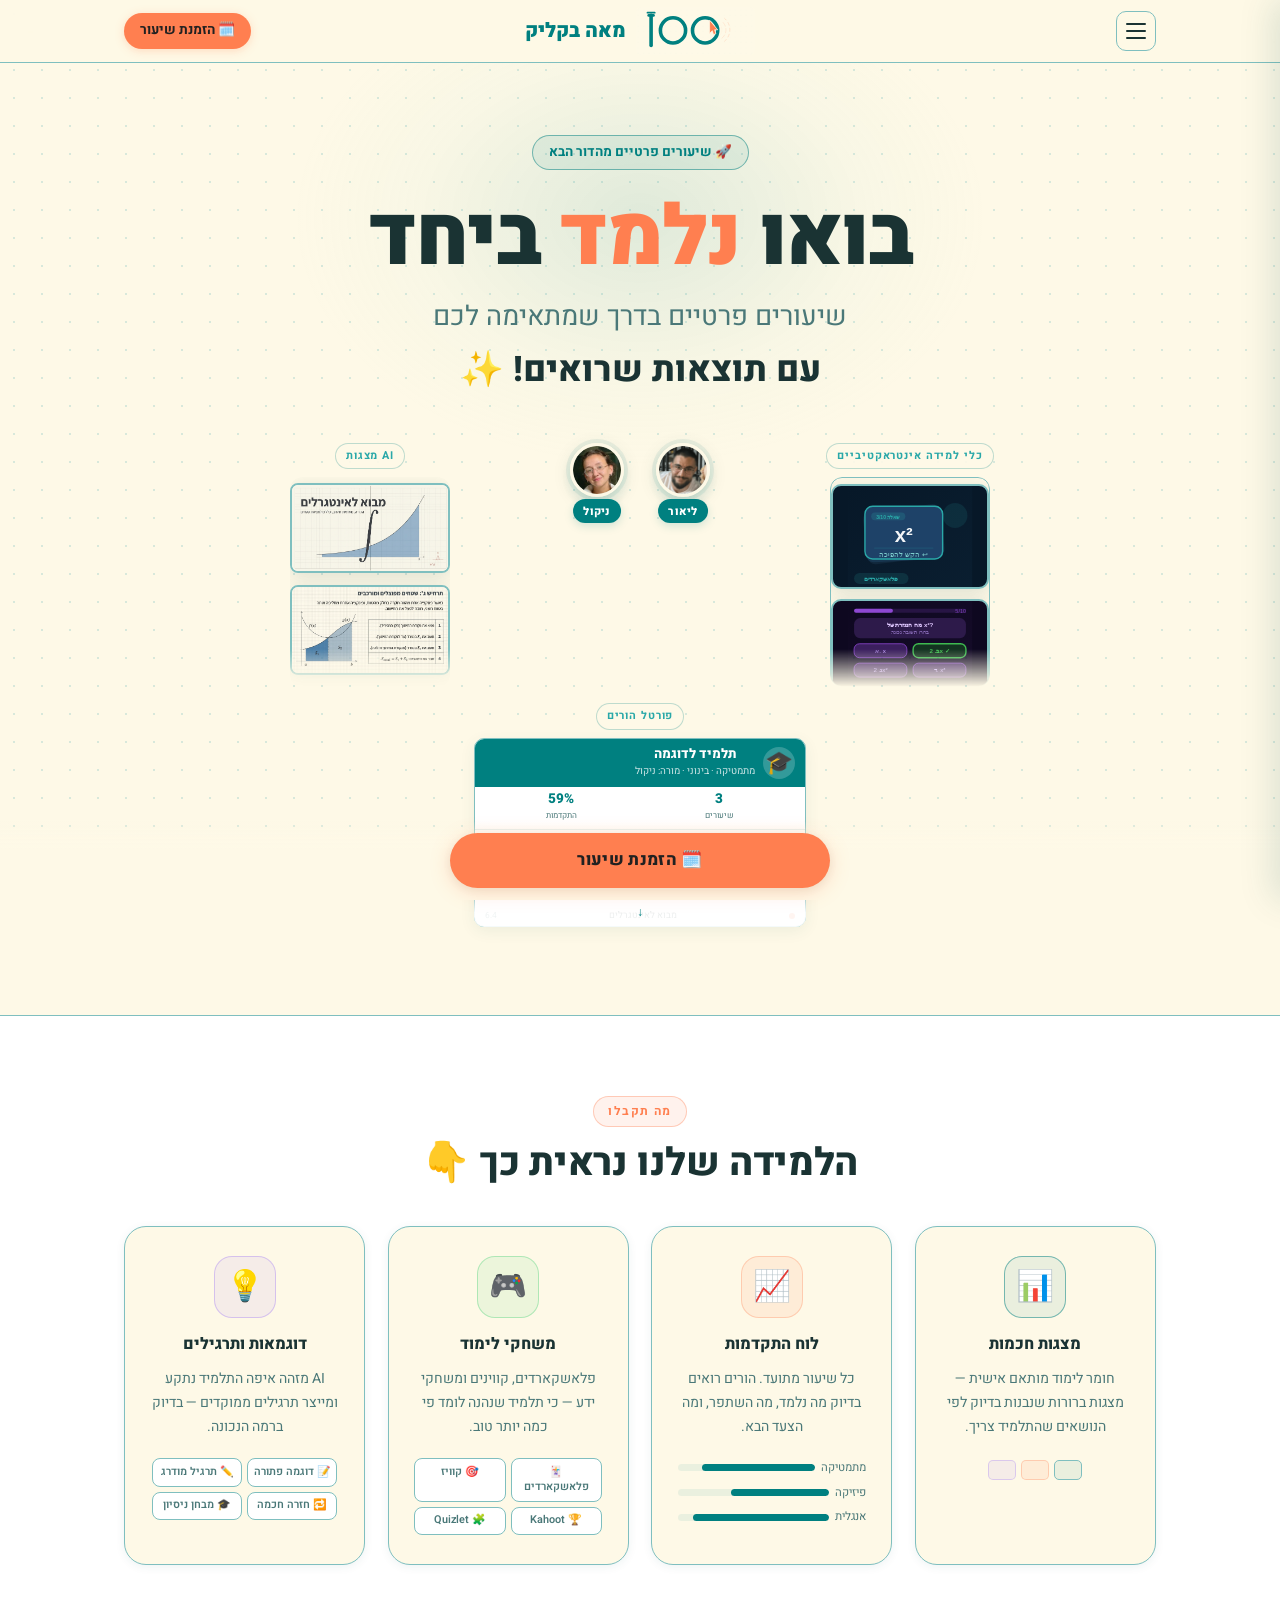
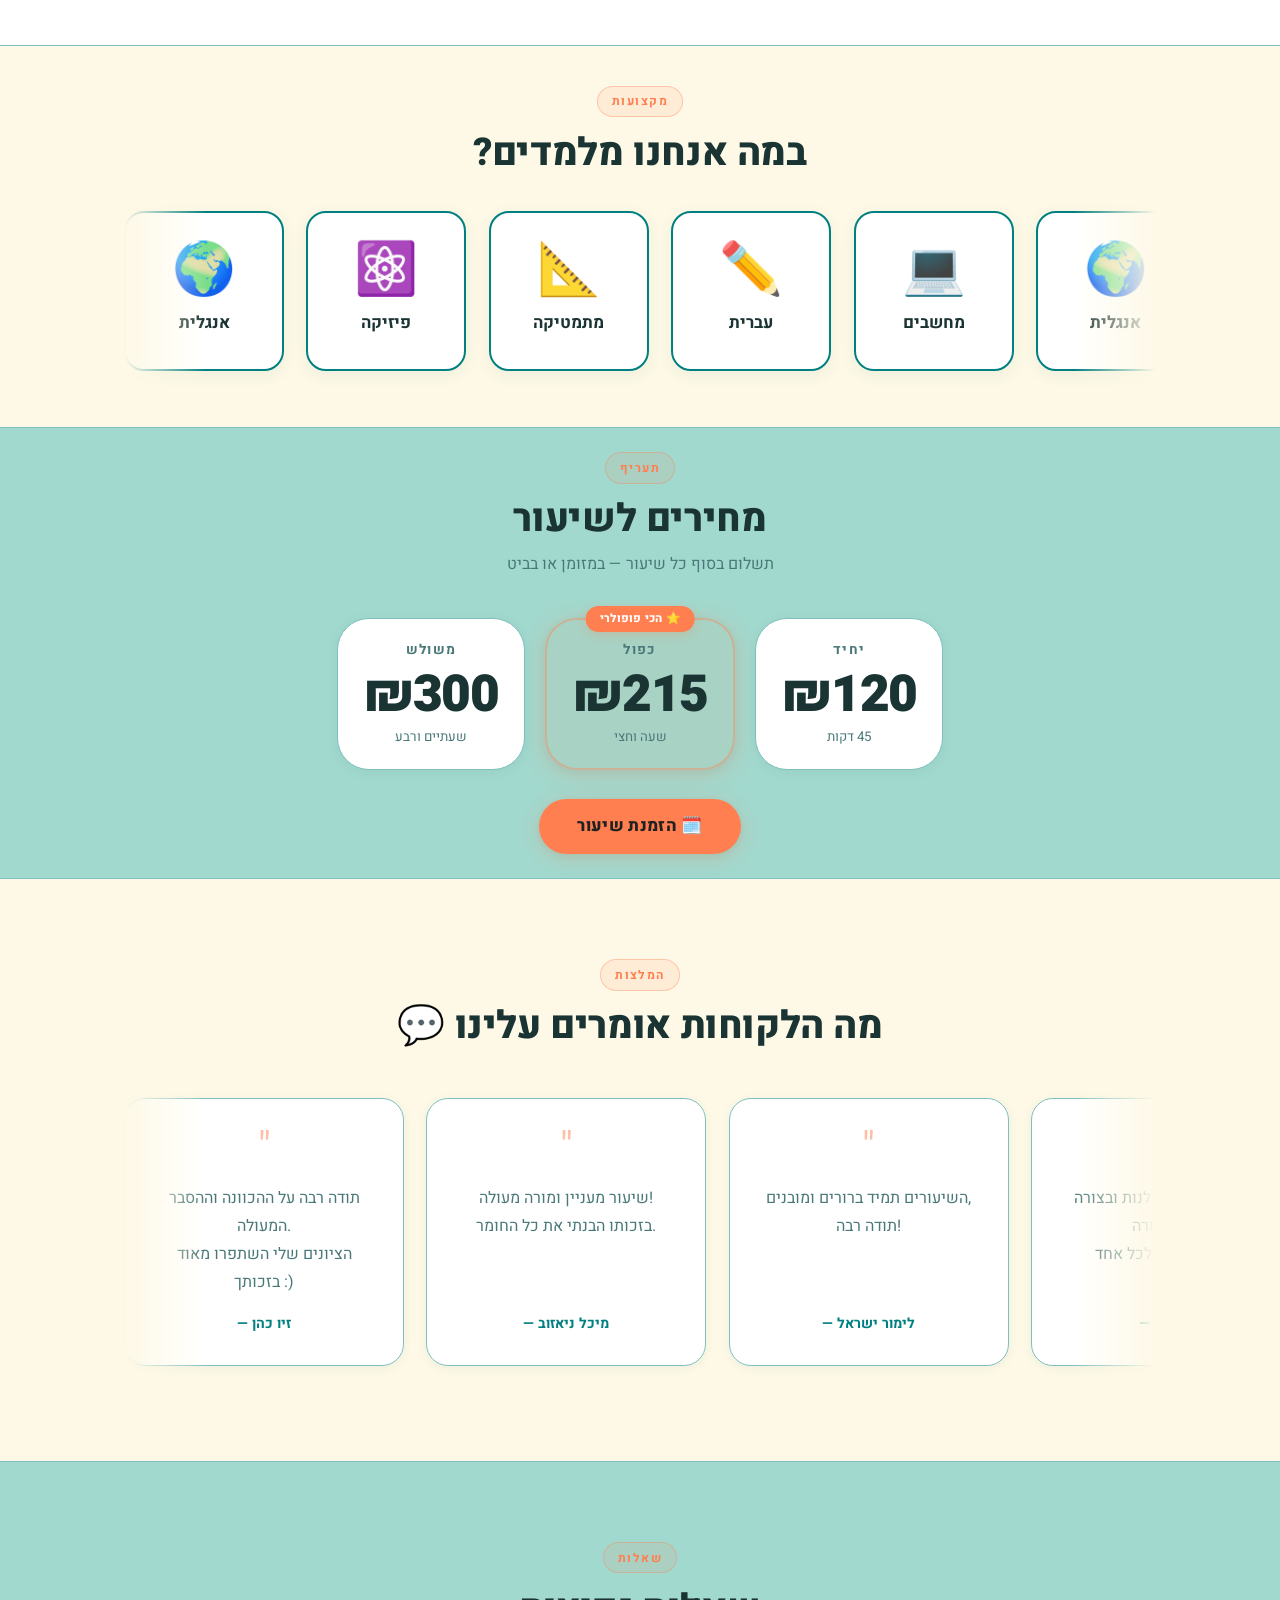
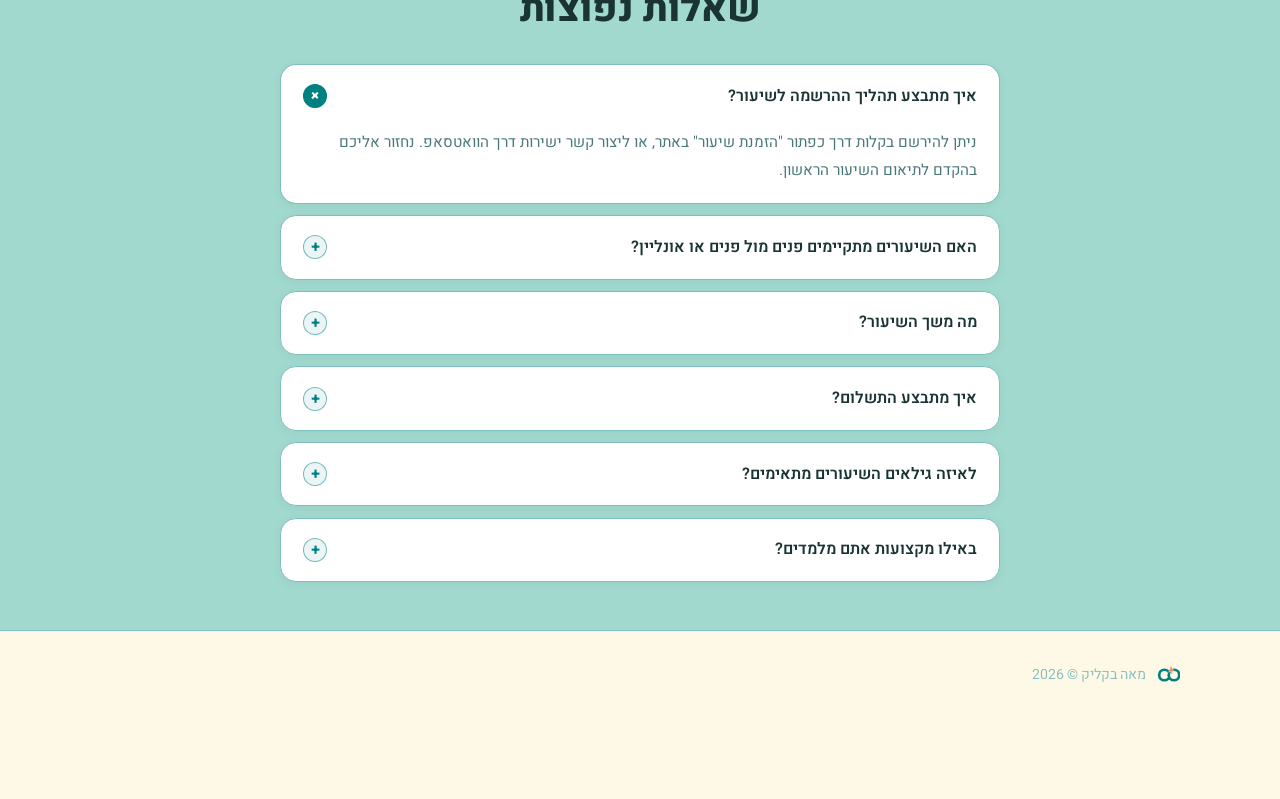
<file: index.html>
<!DOCTYPE html>
<html lang="he" dir="rtl">
<head>
  <meta charset="UTF-8" />
  <meta name="viewport" content="width=device-width, initial-scale=1.0" />
  <title>מאה בקליק</title>
  <link rel="icon" type="image/svg+xml" href="./images/favicon.svg" />

  <!-- Fonts -->
  <link rel="preconnect" href="https://fonts.googleapis.com" />
  <link rel="preconnect" href="https://fonts.gstatic.com" crossorigin />
  <link href="https://fonts.googleapis.com/css2?family=Heebo:wght@300;400;500;600;700;800;900&display=swap" rel="stylesheet" />

  <link rel="stylesheet" href="styles.css" />
</head>
<body>

  <!-- ── BACK TO TOP ──────────────────────────────────── -->
  <button class="back-to-top" id="backToTop" aria-label="חזרה לראש">↑</button>

  <!-- ── SIDEBAR OVERLAY ──────────────────────────────── -->
  <div class="sidebar-overlay" id="sidebarOverlay"></div>

  <!-- ── SIDEBAR ──────────────────────────────────────── -->
  <aside class="sidebar" id="sidebar">
    <div class="sidebar-header">
      <span class="sidebar-title">תפריט</span>
      <button class="sidebar-close" id="sidebarClose" aria-label="סגירה">×</button>
    </div>
    <nav class="sidebar-nav">
      <button class="sidebar-btn" onclick="closeSidebar(); scrollToSection('subjects')">📚 מקצועות</button>
      <button class="sidebar-btn" onclick="closeSidebar(); scrollToSection('features-showcase')">🎮 מה תקבלו</button>
      <button class="sidebar-btn" onclick="closeSidebar(); scrollToSection('testimonials')">💬 המלצות</button>
      <button class="sidebar-btn" onclick="closeSidebar(); scrollToSection('pricing')">💳 תעריף</button>
      <button class="sidebar-btn" onclick="closeSidebar(); scrollToSection('faqs')">❓ שאלות</button>
    </nav>
    <a href="https://wa.me/972546969891?text=היי,%20אשמח%20להזמין%20שיעור" class="sidebar-whatsapp">
      💬 הזמינו שיעור בוואטסאפ
    </a>
  </aside>

  <!-- ── NAV ─────────────────────────────────────────── -->
  <section id="header">
    <div class="nav-inner">
      <!-- Hamburger — right side (RTL start) -->
      <button class="hamburger" id="hamburger" aria-label="פתיחת תפריט">
        <span></span>
        <span></span>
        <span></span>
      </button>

      <!-- Logo — centered -->
      <a href="#hero" class="nav-logo">
        <img src="./images/logos/logo-main.svg" alt="לוגו" height="48"/>
        <span class="nav-brand"><span class="nav-brand-maah">מאה</span> בקליק</span>
      </a>

      <!-- CTA — left side -->
      <div class="nav-right">
        <a class="nav-cta" href="https://tutoring-website-three-mu.vercel.app/booking.html">🗓️ הזמנת שיעור</a>
      </div>
    </div>
  </section>

  <!-- ── HERO ─────────────────────────────────────────── -->
  <section id="hero">
    <div class="hero-badge">🚀 שיעורים פרטיים מהדור הבא</div>

    <h1 class="hero-title">בואו <span class="accent">נלמד</span> ביחד</h1>

    <div class="hero-subtitle-row">
      <span class="hero-sub-a">שיעורים פרטיים בדרך שמתאימה לכם</span>
      <span class="hero-sub-b">עם תוצאות שרואים! ✨</span>
    </div>

    <!-- Tutors + surrounding feature cards -->
    <div class="tutors-showcase">

      <!-- Center: Tutor photos -->
      <div class="tutors-preview">

        <div class="tutor-card tutor-nikol" id="tutor-nikol">
          <img src="./images/nikol-modified.png" class="tutor-img" alt="ניקול" />
          <div class="tutor-name-badge">ניקול</div>
          <div class="tutor-info" id="info-nikol">
            <div class="popup-close" data-close>×</div>
            <h3>ניקול 👩‍🏫</h3>
            <ul>
              <li>⭐ סיימה שירות משמעותי בתפקיד בכיר</li>
              <li>📚 סטודנטית לריפוי בעיסוק</li>
              <li>👩‍🏫 ניסיון רב בהוראה פרטית</li>
              <li>🎯 מתמחה במתמטיקה ופיזיקה</li>
            </ul>
          </div>
        </div>

        <div class="tutor-card tutor-lior" id="tutor-lior">
          <img src="./images/lior-modified.png" class="tutor-img" alt="ליאור" />
          <div class="tutor-name-badge">ליאור</div>
          <div class="tutor-info" id="info-lior">
            <div class="popup-close" data-close>×</div>
            <h3>ליאור 👨‍🏫</h3>
            <ul>
              <li>🎓 בעל תואר שני בהנדסת נתונית</li>
              <li>💻 משרת בתפקיד בכיר בצבא</li>
              <li>👨‍🏫 מדריך בתכניות סטארטק ומגשימים</li>
              <li>🎯 מתמחה במתמטיקה ותכנות</li>
            </ul>
          </div>
        </div>

      </div>


      <!-- Left of photos: Carousel -->
      <div class="hero-mini-carousel">
        <div class="hero-preview-title">מצגות AI</div>
        <div class="slides-carousel-outer">
            <div class="slides-carousel-track" id="slidesTrack">

              <!-- Real slide images -->
              <div class="sp-card">
                <img src="images/slides/slide1.png" alt="מצגת 1" class="sp-img">
              </div>
              <div class="sp-card">
                <img src="images/slides/slide2.png" alt="מצגת 2" class="sp-img">
              </div>
              <div class="sp-card">
                <img src="images/slides/slide3.png" alt="מצגת 3" class="sp-img">
              </div>
              <div class="sp-card">
                <img src="images/slides/slide4.png" alt="מצגת 4" class="sp-img">
              </div>
              <div class="sp-card">
                <img src="images/slides/slide5.png" alt="מצגת 5" class="sp-img">
              </div>
              <div class="sp-card">
                <img src="images/slides/slide6.png" alt="מצגת 6" class="sp-img">
              </div>
              <div class="sp-card">
                <img src="images/slides/slide7.png" alt="מצגת 7" class="sp-img">
              </div>
              <div class="sp-card">
                <img src="images/slides/slide8.png" alt="מצגת 8" class="sp-img">
              </div>
              <!-- Duplicates for seamless loop -->
              <div class="sp-card">
                <img src="images/slides/slide1.png" alt="מצגת 1" class="sp-img">
              </div>
              <div class="sp-card">
                <img src="images/slides/slide2.png" alt="מצגת 2" class="sp-img">
              </div>
              <div class="sp-card">
                <img src="images/slides/slide3.png" alt="מצגת 3" class="sp-img">
              </div>
              <div class="sp-card">
                <img src="images/slides/slide4.png" alt="מצגת 4" class="sp-img">
              </div>
              <div class="sp-card">
                <img src="images/slides/slide5.png" alt="מצגת 5" class="sp-img">
              </div>
              <div class="sp-card">
                <img src="images/slides/slide6.png" alt="מצגת 6" class="sp-img">
              </div>
              <div class="sp-card">
                <img src="images/slides/slide7.png" alt="מצגת 7" class="sp-img">
              </div>
              <div class="sp-card">
                <img src="images/slides/slide8.png" alt="מצגת 8" class="sp-img">
              </div>



            </div><!-- /track -->
          </div><!-- /outer -->
        </div><!-- /hero-mini-carousel -->

      <!-- Center: Dashboard static preview -->
        <div class="hero-dashboard-mini">
          <div class="hero-preview-title">פורטל הורים</div>
          <div class="dash-preview">
            <!-- Student header -->
            <div class="dp-header">
              <div class="dp-avatar">🎓</div>
              <div class="dp-info">
                <div class="dp-name">תלמיד לדוגמה</div>
                <div class="dp-meta">מתמטיקה · בינוני · מורה: ניקול</div>
              </div>
            </div>
            <!-- Stats row -->
            <div class="dp-stats">
              <div class="dp-stat">
                <div class="dp-stat-val" id="dp-stat-lessons">0</div>
                <div class="dp-stat-lbl">שיעורים</div>
              </div>
<div class="dp-stat">
                <div class="dp-stat-val" id="dp-stat-progress" style="color:#008080">0%</div>
                <div class="dp-stat-lbl">התקדמות</div>
              </div>
            </div>
            <!-- Progress bar -->
            <div class="dp-bar-wrap">
              <div class="dp-bar-fill" id="dp-bar-fill"></div>
            </div>
            <!-- Next lesson -->
            <div class="dp-next">📅 שיעור הבא: כ׳ ניסן, 17:00</div>
            <!-- Recent lessons -->
            <div class="dp-section-title">שיעורים אחרונים</div>
            <div class="dp-lesson-row">
              <span class="dp-lesson-dot teal dp-pulse"></span>
              <span class="dp-lesson-text">נגזרות — כלל השרשרת</span>
              <span class="dp-lesson-date">13.4</span>
            </div>
            <div class="dp-lesson-row">
              <span class="dp-lesson-dot coral"></span>
              <span class="dp-lesson-text">מבוא לאינטגרלים</span>
              <span class="dp-lesson-date">6.4</span>
            </div>
          </div>
          <!-- Scroll hint -->
          <div class="dp-scroll-hint">
            <span class="dp-scroll-arrow">↓</span>
          </div>
        </div><!-- /hero-dashboard-mini -->

      <!-- Right of photos: Games carousel -->
        <div class="hero-games-mini">
          <div class="hero-preview-title">כלי למידה אינטראקטיביים</div>
          <div class="games-carousel-outer">
            <div class="games-carousel-track">

              <!-- Flashcards card -->
              <div class="gmc-card" style="background:#071828">
                <svg viewBox="0 0 160 130" preserveAspectRatio="xMidYMid meet" fill="none" xmlns="http://www.w3.org/2000/svg" width="100%" height="100%">
                  <defs>
                    <linearGradient id="fc-bg" x1="0" y1="0" x2="1" y2="1"><stop offset="0%" stop-color="#071828"/><stop offset="100%" stop-color="#0a1e30"/></linearGradient>
                  </defs>
                  <rect width="160" height="130" fill="url(#fc-bg)"/>
                  <!-- Stacked cards -->
                  <rect x="22" y="28" width="100" height="68" rx="10" fill="#163045" opacity="0.6" transform="rotate(-7 72 62)"/>
                  <rect x="22" y="28" width="100" height="68" rx="10" fill="#1a3a55" opacity="0.8" transform="rotate(-3 72 62)"/>
                  <!-- Front card -->
                  <rect x="22" y="26" width="100" height="68" rx="10" fill="#1e4268" stroke="#2AA8A8" stroke-width="1.8"/>
                  <!-- Card label top -->
                  <rect x="30" y="34" width="44" height="10" rx="5" fill="#2AA8A8" opacity="0.2"/>
                  <text x="52" y="42" font-size="6.5" fill="#2AA8A8" font-family="sans-serif" text-anchor="middle" font-weight="700">שאלה 3/10</text>
                  <!-- Big math -->
                  <text x="72" y="72" font-size="26" fill="#ffffff" font-weight="900" font-family="sans-serif" text-anchor="middle" opacity="0.95">x²</text>
                  <!-- Divider -->
                  <line x1="34" y1="80" x2="110" y2="80" stroke="#2AA8A8" stroke-width="0.8" opacity="0.3"/>
                  <!-- Hint -->
                  <text x="72" y="91" font-size="8.5" fill="#7ecece" font-family="sans-serif" text-anchor="middle">הקש להפיכה ↩</text>
                  <!-- Flip icon -->
                  <circle cx="138" cy="38" r="16" fill="#2AA8A8" opacity="0.12"/>
                  <text x="138" y="44" font-size="18" text-anchor="middle">🃏</text>
                  <!-- Bottom label -->
                  <rect x="8" y="112" width="70" height="14" rx="7" fill="#2AA8A8" opacity="0.15"/>
                  <text x="43" y="122" font-size="8" fill="#2AA8A8" font-family="sans-serif" text-anchor="middle" font-weight="700">פלאשקארדים</text>
                </svg>
              </div>

              <!-- Quiz card -->
              <div class="gmc-card" style="background:#0e0820">
                <svg viewBox="0 0 160 130" preserveAspectRatio="xMidYMid meet" fill="none" xmlns="http://www.w3.org/2000/svg" width="100%" height="100%">
                  <defs>
                    <linearGradient id="qz-bg" x1="0" y1="0" x2="1" y2="1"><stop offset="0%" stop-color="#0e0820"/><stop offset="100%" stop-color="#160c2a"/></linearGradient>
                  </defs>
                  <rect width="160" height="130" fill="url(#qz-bg)"/>
                  <!-- Progress bar top -->
                  <rect x="8" y="10" width="144" height="5" rx="2.5" fill="#A855F7" opacity="0.15"/>
                  <rect x="8" y="10" width="50" height="5" rx="2.5" fill="#A855F7" opacity="0.8"/>
                  <text x="152" y="15" font-size="7" fill="#A855F7" font-family="sans-serif" text-anchor="end" opacity="0.7">5/10</text>
                  <!-- Question box -->
                  <rect x="8" y="22" width="144" height="26" rx="8" fill="#2d1a4a"/>
                  <text x="80" y="33" font-size="8" fill="#e0c8ff" font-family="sans-serif" text-anchor="middle" font-weight="700">מה הנגזרת של x²?</text>
                  <text x="80" y="43" font-size="7" fill="#c4a0ff" font-family="sans-serif" text-anchor="middle" opacity="0.6">בחרו תשובה נכונה</text>
                  <!-- Options 2x2 -->
                  <rect x="8" y="55" width="68" height="18" rx="7" fill="#3b1f5e" stroke="#A855F7" stroke-width="0.8"/>
                  <text x="42" y="67" font-size="8" fill="#c4a0ff" font-family="sans-serif" text-anchor="middle">א. x</text>
                  <rect x="84" y="55" width="68" height="18" rx="7" fill="#133320" stroke="#3fb950" stroke-width="1.8"/>
                  <text x="118" y="67" font-size="8" fill="#3fb950" font-family="sans-serif" text-anchor="middle" font-weight="800">ב. 2x ✓</text>
                  <rect x="8" y="80" width="68" height="18" rx="7" fill="#3b1f5e" stroke="#A855F7" stroke-width="0.8"/>
                  <text x="42" y="92" font-size="8" fill="#c4a0ff" font-family="sans-serif" text-anchor="middle">ג. 2x²</text>
                  <rect x="84" y="80" width="68" height="18" rx="7" fill="#3b1f5e" stroke="#A855F7" stroke-width="0.8"/>
                  <text x="118" y="92" font-size="8" fill="#c4a0ff" font-family="sans-serif" text-anchor="middle">ד. x³</text>
                  <!-- Score badge -->
                  <rect x="8" y="112" width="50" height="14" rx="7" fill="#A855F7" opacity="0.15"/>
                  <text x="33" y="122" font-size="8" fill="#A855F7" font-family="sans-serif" text-anchor="middle" font-weight="700">קוויז 🎯</text>
                  <!-- XP badge -->
                  <rect x="110" y="112" width="42" height="14" rx="7" fill="#3fb950" opacity="0.15"/>
                  <text x="131" y="122" font-size="8" fill="#3fb950" font-family="sans-serif" text-anchor="middle" font-weight="700">+50 XP 🏆</text>
                </svg>
              </div>

              <!-- Audio card -->
              <div class="gmc-card" style="background:#061410">
                <svg viewBox="0 0 160 130" preserveAspectRatio="xMidYMid meet" fill="none" xmlns="http://www.w3.org/2000/svg" width="100%" height="100%">
                  <defs>
                    <linearGradient id="au-bg" x1="0" y1="0" x2="0" y2="1"><stop offset="0%" stop-color="#061410"/><stop offset="100%" stop-color="#0a2018"/></linearGradient>
                    <linearGradient id="au-wave" x1="0" y1="0" x2="1" y2="0"><stop offset="0%" stop-color="#3fb950" stop-opacity="0.3"/><stop offset="50%" stop-color="#3fb950"/><stop offset="100%" stop-color="#3fb950" stop-opacity="0.3"/></linearGradient>
                  </defs>
                  <rect width="160" height="130" fill="url(#au-bg)"/>
                  <!-- Glow -->
                  <circle cx="80" cy="70" r="55" fill="#3fb950" opacity="0.04"/>
                  <!-- Topic pill -->
                  <rect x="8" y="10" width="120" height="18" rx="9" fill="#3fb950" opacity="0.14"/>
                  <text x="68" y="22" font-size="8" fill="#3fb950" font-family="sans-serif" text-anchor="middle" font-weight="700">מבוא לאינטגרלים 📖</text>
                  <!-- Headphone -->
                  <circle cx="138" cy="19" r="13" fill="#3fb950" opacity="0.12"/>
                  <text x="138" y="25" font-size="15" text-anchor="middle">🎧</text>
                  <!-- Waveform centered -->
                  <rect x="8"  y="52" width="6" height="14" rx="3" fill="url(#au-wave)" opacity="0.5"/>
                  <rect x="17" y="44" width="6" height="30" rx="3" fill="url(#au-wave)" opacity="0.7"/>
                  <rect x="26" y="38" width="6" height="42" rx="3" fill="url(#au-wave)"/>
                  <rect x="35" y="34" width="6" height="50" rx="3" fill="url(#au-wave)"/>
                  <rect x="44" y="40" width="6" height="38" rx="3" fill="url(#au-wave)" opacity="0.85"/>
                  <rect x="53" y="46" width="6" height="26" rx="3" fill="url(#au-wave)" opacity="0.65"/>
                  <rect x="62" y="42" width="6" height="34" rx="3" fill="url(#au-wave)" opacity="0.75"/>
                  <rect x="71" y="36" width="6" height="46" rx="3" fill="url(#au-wave)"/>
                  <rect x="80" y="42" width="6" height="34" rx="3" fill="url(#au-wave)" opacity="0.8"/>
                  <rect x="89" y="50" width="6" height="18" rx="3" fill="url(#au-wave)" opacity="0.55"/>
                  <!-- Play button -->
                  <circle cx="136" cy="72" r="22" fill="#3fb950" opacity="0.18"/>
                  <circle cx="136" cy="72" r="15" fill="#3fb950"/>
                  <polygon points="132,65 132,79 145,72" fill="white"/>
                  <!-- Progress -->
                  <rect x="8" y="100" width="110" height="5" rx="2.5" fill="#3fb950" opacity="0.15"/>
                  <rect x="8" y="100" width="52" height="5" rx="2.5" fill="#3fb950" opacity="0.85"/>
                  <text x="125" y="104" font-size="7" fill="#3fb950" font-family="sans-serif" opacity="0.7">3:12</text>
                  <!-- Label -->
                  <rect x="8" y="115" width="50" height="12" rx="6" fill="#3fb950" opacity="0.15"/>
                  <text x="33" y="124" font-size="8" fill="#3fb950" font-family="sans-serif" text-anchor="middle" font-weight="700">אודיו 🎧</text>
                </svg>
              </div>

              <!-- Songs card -->
              <div class="gmc-card" style="background:#1c0900">
                <svg viewBox="0 0 160 130" preserveAspectRatio="xMidYMid meet" fill="none" xmlns="http://www.w3.org/2000/svg" width="100%" height="100%">
                  <defs>
                    <linearGradient id="sg-bg" x1="0" y1="0" x2="1" y2="1"><stop offset="0%" stop-color="#1c0900"/><stop offset="100%" stop-color="#241000"/></linearGradient>
                  </defs>
                  <rect width="160" height="130" fill="url(#sg-bg)"/>
                  <!-- Glow -->
                  <circle cx="30" cy="65" r="45" fill="#FF7F50" opacity="0.07"/>
                  <circle cx="140" cy="65" r="40" fill="#FFD166" opacity="0.06"/>
                  <!-- Now playing box -->
                  <rect x="8" y="8" width="144" height="30" rx="8" fill="#FF7F50" opacity="0.12"/>
                  <text x="80" y="21" font-size="8" fill="#FFD166" font-family="sans-serif" text-anchor="middle" font-weight="800">♪ שיר הנגזרת</text>
                  <text x="80" y="32" font-size="7" fill="#FF7F50" font-family="sans-serif" text-anchor="middle" opacity="0.8">d/dx(x²) = 2x 🎶</text>
                  <!-- Staff lines -->
                  <line x1="8" y1="50" x2="152" y2="50" stroke="#FF7F50" stroke-width="1" opacity="0.3"/>
                  <line x1="8" y1="58" x2="152" y2="58" stroke="#FF7F50" stroke-width="1" opacity="0.3"/>
                  <line x1="8" y1="66" x2="152" y2="66" stroke="#FF7F50" stroke-width="1" opacity="0.3"/>
                  <line x1="8" y1="74" x2="152" y2="74" stroke="#FF7F50" stroke-width="1" opacity="0.3"/>
                  <line x1="8" y1="82" x2="152" y2="82" stroke="#FF7F50" stroke-width="1" opacity="0.3"/>
                  <!-- Treble clef -->
                  <text x="6" y="84" font-size="48" fill="#FF7F50" opacity="0.55" font-family="serif">𝄞</text>
                  <!-- Notes with equations -->
                  <ellipse cx="80" cy="70" rx="8" ry="6" fill="#FFD166" transform="rotate(-15 80 70)"/>
                  <line x1="88" y1="70" x2="88" y2="36" stroke="#FFD166" stroke-width="2"/>
                  <text x="92" y="40" font-size="8" fill="#FFD166" font-family="sans-serif" font-weight="700">∫x dx</text>
                  <ellipse cx="116" cy="62" rx="8" ry="6" fill="#FF7F50" transform="rotate(-15 116 62)"/>
                  <line x1="124" y1="62" x2="124" y2="30" stroke="#FF7F50" stroke-width="2"/>
                  <text x="128" y="34" font-size="8" fill="#FF7F50" font-family="sans-serif" font-weight="700">x²/2</text>
                  <!-- Beam -->
                  <line x1="88" y1="36" x2="124" y2="30" stroke="#FFD166" stroke-width="3"/>
                  <!-- Progress + controls -->
                  <rect x="8" y="97" width="100" height="5" rx="2.5" fill="#FF7F50" opacity="0.15"/>
                  <rect x="8" y="97" width="62" height="5" rx="2.5" fill="#FF7F50" opacity="0.8"/>
                  <circle cx="140" cy="99" r="12" fill="#FF7F50" opacity="0.2"/>
                  <polygon points="136,94 136,104 146,99" fill="#FF7F50"/>
                  <!-- Label -->
                  <rect x="8" y="115" width="60" height="12" rx="6" fill="#FF7F50" opacity="0.14"/>
                  <text x="38" y="124" font-size="8" fill="#FF7F50" font-family="sans-serif" text-anchor="middle" font-weight="700">שירי לימוד 🎵</text>
                </svg>
              </div>

              <!-- Duplicates for seamless loop -->
              <div class="gmc-card" style="background:#071828">
                <svg viewBox="0 0 160 130" preserveAspectRatio="xMidYMid meet" fill="none" xmlns="http://www.w3.org/2000/svg" width="100%" height="100%">
                  <defs><linearGradient id="fc-bg2" x1="0" y1="0" x2="1" y2="1"><stop offset="0%" stop-color="#071828"/><stop offset="100%" stop-color="#0a1e30"/></linearGradient></defs>
                  <rect width="160" height="130" fill="url(#fc-bg2)"/>
                  <rect x="22" y="28" width="100" height="68" rx="10" fill="#163045" opacity="0.6" transform="rotate(-7 72 62)"/>
                  <rect x="22" y="28" width="100" height="68" rx="10" fill="#1a3a55" opacity="0.8" transform="rotate(-3 72 62)"/>
                  <rect x="22" y="26" width="100" height="68" rx="10" fill="#1e4268" stroke="#2AA8A8" stroke-width="1.8"/>
                  <rect x="30" y="34" width="44" height="10" rx="5" fill="#2AA8A8" opacity="0.2"/>
                  <text x="52" y="42" font-size="6.5" fill="#2AA8A8" font-family="sans-serif" text-anchor="middle" font-weight="700">שאלה 3/10</text>
                  <text x="72" y="72" font-size="26" fill="#ffffff" font-weight="900" font-family="sans-serif" text-anchor="middle" opacity="0.95">x²</text>
                  <line x1="34" y1="80" x2="110" y2="80" stroke="#2AA8A8" stroke-width="0.8" opacity="0.3"/>
                  <text x="72" y="91" font-size="8.5" fill="#7ecece" font-family="sans-serif" text-anchor="middle">הקש להפיכה ↩</text>
                  <circle cx="138" cy="38" r="16" fill="#2AA8A8" opacity="0.12"/>
                  <text x="138" y="44" font-size="18" text-anchor="middle">🃏</text>
                  <rect x="8" y="112" width="70" height="14" rx="7" fill="#2AA8A8" opacity="0.15"/>
                  <text x="43" y="122" font-size="8" fill="#2AA8A8" font-family="sans-serif" text-anchor="middle" font-weight="700">פלאשקארדים</text>
                </svg>
              </div>
              <div class="gmc-card" style="background:#0e0820">
                <svg viewBox="0 0 160 130" preserveAspectRatio="xMidYMid meet" fill="none" xmlns="http://www.w3.org/2000/svg" width="100%" height="100%">
                  <defs><linearGradient id="qz-bg2" x1="0" y1="0" x2="1" y2="1"><stop offset="0%" stop-color="#0e0820"/><stop offset="100%" stop-color="#160c2a"/></linearGradient></defs>
                  <rect width="160" height="130" fill="url(#qz-bg2)"/>
                  <rect x="8" y="10" width="144" height="5" rx="2.5" fill="#A855F7" opacity="0.15"/>
                  <rect x="8" y="10" width="50" height="5" rx="2.5" fill="#A855F7" opacity="0.8"/>
                  <text x="152" y="15" font-size="7" fill="#A855F7" font-family="sans-serif" text-anchor="end" opacity="0.7">5/10</text>
                  <rect x="8" y="22" width="144" height="26" rx="8" fill="#2d1a4a"/>
                  <text x="80" y="33" font-size="8" fill="#e0c8ff" font-family="sans-serif" text-anchor="middle" font-weight="700">מה הנגזרת של x²?</text>
                  <text x="80" y="43" font-size="7" fill="#c4a0ff" font-family="sans-serif" text-anchor="middle" opacity="0.6">בחרו תשובה נכונה</text>
                  <rect x="8" y="55" width="68" height="18" rx="7" fill="#3b1f5e" stroke="#A855F7" stroke-width="0.8"/>
                  <text x="42" y="67" font-size="8" fill="#c4a0ff" font-family="sans-serif" text-anchor="middle">א. x</text>
                  <rect x="84" y="55" width="68" height="18" rx="7" fill="#133320" stroke="#3fb950" stroke-width="1.8"/>
                  <text x="118" y="67" font-size="8" fill="#3fb950" font-family="sans-serif" text-anchor="middle" font-weight="800">ב. 2x ✓</text>
                  <rect x="8" y="80" width="68" height="18" rx="7" fill="#3b1f5e" stroke="#A855F7" stroke-width="0.8"/>
                  <text x="42" y="92" font-size="8" fill="#c4a0ff" font-family="sans-serif" text-anchor="middle">ג. 2x²</text>
                  <rect x="84" y="80" width="68" height="18" rx="7" fill="#3b1f5e" stroke="#A855F7" stroke-width="0.8"/>
                  <text x="118" y="92" font-size="8" fill="#c4a0ff" font-family="sans-serif" text-anchor="middle">ד. x³</text>
                  <rect x="8" y="112" width="50" height="14" rx="7" fill="#A855F7" opacity="0.15"/>
                  <text x="33" y="122" font-size="8" fill="#A855F7" font-family="sans-serif" text-anchor="middle" font-weight="700">קוויז 🎯</text>
                  <rect x="110" y="112" width="42" height="14" rx="7" fill="#3fb950" opacity="0.15"/>
                  <text x="131" y="122" font-size="8" fill="#3fb950" font-family="sans-serif" text-anchor="middle" font-weight="700">+50 XP 🏆</text>
                </svg>
              </div>
              <div class="gmc-card" style="background:#061410">
                <svg viewBox="0 0 160 130" preserveAspectRatio="xMidYMid meet" fill="none" xmlns="http://www.w3.org/2000/svg" width="100%" height="100%">
                  <defs>
                    <linearGradient id="au-bg2" x1="0" y1="0" x2="0" y2="1"><stop offset="0%" stop-color="#061410"/><stop offset="100%" stop-color="#0a2018"/></linearGradient>
                    <linearGradient id="au-wave2" x1="0" y1="0" x2="1" y2="0"><stop offset="0%" stop-color="#3fb950" stop-opacity="0.3"/><stop offset="50%" stop-color="#3fb950"/><stop offset="100%" stop-color="#3fb950" stop-opacity="0.3"/></linearGradient>
                  </defs>
                  <rect width="160" height="130" fill="url(#au-bg2)"/>
                  <circle cx="80" cy="70" r="55" fill="#3fb950" opacity="0.04"/>
                  <rect x="8" y="10" width="120" height="18" rx="9" fill="#3fb950" opacity="0.14"/>
                  <text x="68" y="22" font-size="8" fill="#3fb950" font-family="sans-serif" text-anchor="middle" font-weight="700">מבוא לאינטגרלים 📖</text>
                  <circle cx="138" cy="19" r="13" fill="#3fb950" opacity="0.12"/>
                  <text x="138" y="25" font-size="15" text-anchor="middle">🎧</text>
                  <rect x="8"  y="52" width="6" height="14" rx="3" fill="url(#au-wave2)" opacity="0.5"/>
                  <rect x="17" y="44" width="6" height="30" rx="3" fill="url(#au-wave2)" opacity="0.7"/>
                  <rect x="26" y="38" width="6" height="42" rx="3" fill="url(#au-wave2)"/>
                  <rect x="35" y="34" width="6" height="50" rx="3" fill="url(#au-wave2)"/>
                  <rect x="44" y="40" width="6" height="38" rx="3" fill="url(#au-wave2)" opacity="0.85"/>
                  <rect x="53" y="46" width="6" height="26" rx="3" fill="url(#au-wave2)" opacity="0.65"/>
                  <rect x="62" y="42" width="6" height="34" rx="3" fill="url(#au-wave2)" opacity="0.75"/>
                  <rect x="71" y="36" width="6" height="46" rx="3" fill="url(#au-wave2)"/>
                  <rect x="80" y="42" width="6" height="34" rx="3" fill="url(#au-wave2)" opacity="0.8"/>
                  <rect x="89" y="50" width="6" height="18" rx="3" fill="url(#au-wave2)" opacity="0.55"/>
                  <circle cx="136" cy="72" r="22" fill="#3fb950" opacity="0.18"/>
                  <circle cx="136" cy="72" r="15" fill="#3fb950"/>
                  <polygon points="132,65 132,79 145,72" fill="white"/>
                  <rect x="8" y="100" width="110" height="5" rx="2.5" fill="#3fb950" opacity="0.15"/>
                  <rect x="8" y="100" width="52" height="5" rx="2.5" fill="#3fb950" opacity="0.85"/>
                  <text x="125" y="104" font-size="7" fill="#3fb950" font-family="sans-serif" opacity="0.7">3:12</text>
                  <rect x="8" y="115" width="50" height="12" rx="6" fill="#3fb950" opacity="0.15"/>
                  <text x="33" y="124" font-size="8" fill="#3fb950" font-family="sans-serif" text-anchor="middle" font-weight="700">אודיו 🎧</text>
                </svg>
              </div>
              <div class="gmc-card" style="background:#1c0900">
                <svg viewBox="0 0 160 130" preserveAspectRatio="xMidYMid meet" fill="none" xmlns="http://www.w3.org/2000/svg" width="100%" height="100%">
                  <defs><linearGradient id="sg-bg2" x1="0" y1="0" x2="1" y2="1"><stop offset="0%" stop-color="#1c0900"/><stop offset="100%" stop-color="#241000"/></linearGradient></defs>
                  <rect width="160" height="130" fill="url(#sg-bg2)"/>
                  <circle cx="30" cy="65" r="45" fill="#FF7F50" opacity="0.07"/>
                  <circle cx="140" cy="65" r="40" fill="#FFD166" opacity="0.06"/>
                  <rect x="8" y="8" width="144" height="30" rx="8" fill="#FF7F50" opacity="0.12"/>
                  <text x="80" y="21" font-size="8" fill="#FFD166" font-family="sans-serif" text-anchor="middle" font-weight="800">♪ שיר הנגזרת</text>
                  <text x="80" y="32" font-size="7" fill="#FF7F50" font-family="sans-serif" text-anchor="middle" opacity="0.8">d/dx(x²) = 2x 🎶</text>
                  <line x1="8" y1="50" x2="152" y2="50" stroke="#FF7F50" stroke-width="1" opacity="0.3"/>
                  <line x1="8" y1="58" x2="152" y2="58" stroke="#FF7F50" stroke-width="1" opacity="0.3"/>
                  <line x1="8" y1="66" x2="152" y2="66" stroke="#FF7F50" stroke-width="1" opacity="0.3"/>
                  <line x1="8" y1="74" x2="152" y2="74" stroke="#FF7F50" stroke-width="1" opacity="0.3"/>
                  <line x1="8" y1="82" x2="152" y2="82" stroke="#FF7F50" stroke-width="1" opacity="0.3"/>
                  <text x="6" y="84" font-size="48" fill="#FF7F50" opacity="0.55" font-family="serif">𝄞</text>
                  <ellipse cx="80" cy="70" rx="8" ry="6" fill="#FFD166" transform="rotate(-15 80 70)"/>
                  <line x1="88" y1="70" x2="88" y2="36" stroke="#FFD166" stroke-width="2"/>
                  <text x="92" y="40" font-size="8" fill="#FFD166" font-family="sans-serif" font-weight="700">∫x dx</text>
                  <ellipse cx="116" cy="62" rx="8" ry="6" fill="#FF7F50" transform="rotate(-15 116 62)"/>
                  <line x1="124" y1="62" x2="124" y2="30" stroke="#FF7F50" stroke-width="2"/>
                  <text x="128" y="34" font-size="8" fill="#FF7F50" font-family="sans-serif" font-weight="700">x²/2</text>
                  <line x1="88" y1="36" x2="124" y2="30" stroke="#FFD166" stroke-width="3"/>
                  <rect x="8" y="97" width="100" height="5" rx="2.5" fill="#FF7F50" opacity="0.15"/>
                  <rect x="8" y="97" width="62" height="5" rx="2.5" fill="#FF7F50" opacity="0.8"/>
                  <circle cx="140" cy="99" r="12" fill="#FF7F50" opacity="0.2"/>
                  <polygon points="136,94 136,104 146,99" fill="#FF7F50"/>
                  <rect x="8" y="115" width="60" height="12" rx="6" fill="#FF7F50" opacity="0.14"/>
                  <text x="38" y="124" font-size="8" fill="#FF7F50" font-family="sans-serif" text-anchor="middle" font-weight="700">שירי לימוד 🎵</text>
                </svg>
              </div>

            </div><!-- /games-carousel-track -->
          </div><!-- /games-carousel-outer -->
        </div><!-- /hero-games-mini -->


    </div><!-- /tutors-showcase -->

  </section>

  <!-- ── FEATURES SHOWCASE ─────────────────────────────── -->
  <section id="features-showcase">
    <div class="container section-center">
      <div class="section-label">מה תקבלו</div>
      <h2 class="section-title">הלמידה שלנו נראית כך 👇</h2>

      <div class="showcase-grid">

        <!-- Slides -->
        <div class="showcase-card reveal reveal-delay-1">
          <div class="showcase-icon-wrap teal">📊</div>
          <h3>מצגות חכמות</h3>
          <p>חומר לימוד מותאם אישית — מצגות ברורות שנבנות בדיוק לפי הנושאים שהתלמיד צריך.</p>
          <div class="mini-slides">
            <div class="mini-slide"></div>
            <div class="mini-slide"></div>
            <div class="mini-slide"></div>
          </div>
        </div>

        <!-- Dashboard -->
        <div class="showcase-card reveal reveal-delay-2">
          <div class="showcase-icon-wrap coral">📈</div>
          <h3>לוח התקדמות</h3>
          <p>כל שיעור מתועד. הורים רואים בדיוק מה נלמד, מה השתפר, ומה הצעד הבא.</p>
          <div class="mini-dashboard">
            <div class="dash-bar-row">
              <span>מתמטיקה</span>
              <div class="dash-bar"><div class="dash-fill" style="width:82%"></div></div>
            </div>
            <div class="dash-bar-row">
              <span>פיזיקה</span>
              <div class="dash-bar"><div class="dash-fill" style="width:65%"></div></div>
            </div>
            <div class="dash-bar-row">
              <span>אנגלית</span>
              <div class="dash-bar"><div class="dash-fill" style="width:90%"></div></div>
            </div>
          </div>
        </div>

        <!-- Games -->
        <div class="showcase-card reveal reveal-delay-3">
          <div class="showcase-icon-wrap green">🎮</div>
          <h3>משחקי לימוד</h3>
          <p>פלאשקארדים, קווינים ומשחקי ידע — כי תלמיד שנהנה לומד פי כמה יותר טוב.</p>
          <div class="mini-game-grid">
            <div class="mini-game-card">🃏 פלאשקארדים</div>
            <div class="mini-game-card">🎯 קוויז</div>
            <div class="mini-game-card">🏆 Kahoot</div>
            <div class="mini-game-card">🧩 Quizlet</div>
          </div>
        </div>

        <!-- Examples -->
        <div class="showcase-card reveal reveal-delay-1">
          <div class="showcase-icon-wrap purple">💡</div>
          <h3>דוגמאות ותרגילים</h3>
          <p>AI מזהה איפה התלמיד נתקע ומייצר תרגילים ממוקדים — בדיוק ברמה הנכונה.</p>
          <div class="mini-game-grid">
            <div class="mini-game-card">📝 דוגמה פתורה</div>
            <div class="mini-game-card">✏️ תרגיל מודרג</div>
            <div class="mini-game-card">🔁 חזרה חכמה</div>
            <div class="mini-game-card">🎓 מבחן ניסיון</div>
          </div>
        </div>

      </div>
    </div>
  </section>

  <!-- ── SUBJECTS ──────────────────────────────────────────── -->
  <section id="subjects">
    <div class="container section-center">
      <div class="section-label">מקצועות</div>
      <h2 class="section-title">במה אנחנו מלמדים?</h2>
      <div class="subjects-carousel-outer">
        <div class="subjects-carousel-track">
          <div class="subj-card"><span class="subj-icon">🌍</span><span class="subj-label">אנגלית</span></div>
          <div class="subj-card"><span class="subj-icon">⚛️</span><span class="subj-label">פיזיקה</span></div>
          <div class="subj-card"><span class="subj-icon">📐</span><span class="subj-label">מתמטיקה</span></div>
          <div class="subj-card"><span class="subj-icon">✏️</span><span class="subj-label">עברית</span></div>
          <div class="subj-card"><span class="subj-icon">💻</span><span class="subj-label">מחשבים</span></div>
          <!-- duplicates for seamless loop -->
          <div class="subj-card"><span class="subj-icon">🌍</span><span class="subj-label">אנגלית</span></div>
          <div class="subj-card"><span class="subj-icon">⚛️</span><span class="subj-label">פיזיקה</span></div>
          <div class="subj-card"><span class="subj-icon">📐</span><span class="subj-label">מתמטיקה</span></div>
          <div class="subj-card"><span class="subj-icon">✏️</span><span class="subj-label">עברית</span></div>
          <div class="subj-card"><span class="subj-icon">💻</span><span class="subj-label">מחשבים</span></div>
        </div>
      </div>
    </div>
  </section>


  <!-- ── PRICING ────────────────────────────────────────── -->
  <section id="pricing">
    <div class="container section-center">
      <div class="section-label">תעריף</div>
      <h2 class="section-title">מחירים לשיעור</h2>
      <p class="section-sub">תשלום בסוף כל שיעור — במזומן או בביט</p>
      <div class="pricing-grid">

        <div class="pricing-card reveal reveal-delay-1">
          <div class="pricing-card-name">יחיד</div>
          <div class="pricing-card-price">₪120</div>
          <div class="pricing-card-duration">45 דקות</div>
        </div>

        <div class="pricing-card featured reveal reveal-delay-2">
          <div class="pricing-card-name">כפול</div>
          <div class="pricing-card-price">₪215</div>
          <div class="pricing-card-duration">שעה וחצי</div>
        </div>

        <div class="pricing-card reveal reveal-delay-3">
          <div class="pricing-card-name">משולש</div>
          <div class="pricing-card-price">₪300</div>
          <div class="pricing-card-duration">שעתיים ורבע</div>
        </div>

      </div>
      <div class="pricing-cta-row">
        <a href="https://tutoring-website-three-mu.vercel.app/booking.html" class="book-cta pricing-cta">🗓️ הזמנת שיעור</a>
      </div>
    </div>
  </section>

  <!-- ── TESTIMONIALS ───────────────────────────────────── -->
  <section id="testimonials">
    <div class="container section-center">
      <div class="section-label">המלצות</div>
      <h2 class="section-title">מה הלקוחות אומרים עלינו 💬</h2>
      <div class="testimonials-carousel-outer">
        <div class="testimonials-carousel-track">
          <!-- original cards -->
          <div class="testimonial-card">
            <div class="testimonial-quote">"</div>
            <p>תודה רבה על ההכוונה וההסבר המעולה.<br />הציונים שלי השתפרו מאוד בזכותך :)</p>
            <div class="testimonial-name">— זיו כהן</div>
          </div>
          <div class="testimonial-card">
            <div class="testimonial-quote">"</div>
            <p>שיעור מעניין ומורה מעולה!<br />בזכותו הבנתי את כל החומר.</p>
            <div class="testimonial-name">— מיכל ניאזוב</div>
          </div>
          <div class="testimonial-card">
            <div class="testimonial-quote">"</div>
            <p>השיעורים תמיד ברורים ומובנים,<br />תודה רבה!</p>
            <div class="testimonial-name">— לימור ישראל</div>
          </div>
          <div class="testimonial-card">
            <div class="testimonial-quote">"</div>
            <p>ניקול מסבירה בסבלנות ובצורה מאוד ברורה.<br />ממליצה בחום לכל אחד!</p>
            <div class="testimonial-name">— נועה לוי</div>
          </div>
          <div class="testimonial-card">
            <div class="testimonial-quote">"</div>
            <p>ליאור מוכשר להפליא,<br />הסביר לי בדיוק מה שהייתי צריך.</p>
            <div class="testimonial-name">— עידו ברק</div>
          </div>
          <!-- duplicates for seamless loop -->
          <div class="testimonial-card">
            <div class="testimonial-quote">"</div>
            <p>תודה רבה על ההכוונה וההסבר המעולה.<br />הציונים שלי השתפרו מאוד בזכותך :)</p>
            <div class="testimonial-name">— זיו כהן</div>
          </div>
          <div class="testimonial-card">
            <div class="testimonial-quote">"</div>
            <p>שיעור מעניין ומורה מעולה!<br />בזכותו הבנתי את כל החומר.</p>
            <div class="testimonial-name">— מיכל ניאזוב</div>
          </div>
          <div class="testimonial-card">
            <div class="testimonial-quote">"</div>
            <p>השיעורים תמיד ברורים ומובנים,<br />תודה רבה!</p>
            <div class="testimonial-name">— לימור ישראל</div>
          </div>
          <div class="testimonial-card">
            <div class="testimonial-quote">"</div>
            <p>ניקול מסבירה בסבלנות ובצורה מאוד ברורה.<br />ממליצה בחום לכל אחד!</p>
            <div class="testimonial-name">— נועה לוי</div>
          </div>
          <div class="testimonial-card">
            <div class="testimonial-quote">"</div>
            <p>ליאור מוכשר להפליא,<br />הסביר לי בדיוק מה שהייתי צריך.</p>
            <div class="testimonial-name">— עידו ברק</div>
          </div>
        </div>
      </div>
    </div>
  </section>


  <!-- ── STICKY BOOKING BUTTON ───────────────────────────── -->
  <section id="signup-button">
    <a href="https://tutoring-website-three-mu.vercel.app/booking.html" class="book-cta">
      🗓️ הזמנת שיעור
    </a>
  </section>

  <!-- ── FAQs ───────────────────────────────────────────── -->
  <section id="faqs">
    <div class="container section-center">
      <div class="section-label">שאלות</div>
      <h2 class="section-title">שאלות נפוצות</h2>

      <div class="faq-list reveal">

        <div class="faq-item open">
          <div class="faq-question">
            <span>איך מתבצע תהליך ההרשמה לשיעור?</span>
            <span class="faq-icon">+</span>
          </div>
          <div class="faq-answer">
            <div class="faq-answer-inner">
              ניתן להירשם בקלות דרך כפתור "הזמנת שיעור" באתר, או ליצור קשר ישירות דרך הוואטסאפ. נחזור אליכם בהקדם לתיאום השיעור הראשון.
            </div>
          </div>
        </div>

        <div class="faq-item">
          <div class="faq-question">
            <span>האם השיעורים מתקיימים פנים מול פנים או אונליין?</span>
            <span class="faq-icon">+</span>
          </div>
          <div class="faq-answer">
            <div class="faq-answer-inner">
              אנחנו מציעים גם שיעורים פרונטליים וגם שיעורים אונליין, בהתאם להעדפת התלמיד/ה. שני הפורמטים יעילים ומותאמים לצרכים השונים.
            </div>
          </div>
        </div>

        <div class="faq-item">
          <div class="faq-question">
            <span>מה משך השיעור?</span>
            <span class="faq-icon">+</span>
          </div>
          <div class="faq-answer">
            <div class="faq-answer-inner">
              קיימת אפשרות להזמין שלושה סוגים של שיעורים: שיעור יחיד שאורכו 45 דקות, שיעור כפול שנמשך שעה וחצי ושיעור משולש שנמשך שעתיים ורבע.
            </div>
          </div>
        </div>

        <div class="faq-item">
          <div class="faq-question">
            <span>איך מתבצע התשלום?</span>
            <span class="faq-icon">+</span>
          </div>
          <div class="faq-answer">
            <div class="faq-answer-inner">
              התשלום מתבצע בסוף כל שיעור, ניתן לשלם במזומן או בביט.
            </div>
          </div>
        </div>

        <div class="faq-item">
          <div class="faq-question">
            <span>לאיזה גילאים השיעורים מתאימים?</span>
            <span class="faq-icon">+</span>
          </div>
          <div class="faq-answer">
            <div class="faq-answer-inner">
              השיעורים מתאימים לתלמידי בית ספר יסודי, חטיבת ביניים ותיכון.
            </div>
          </div>
        </div>

        <div class="faq-item">
          <div class="faq-question">
            <span>באילו מקצועות אתם מלמדים?</span>
            <span class="faq-icon">+</span>
          </div>
          <div class="faq-answer">
            <div class="faq-answer-inner">
              אנחנו מלמדים מתמטיקה, פיזיקה, אנגלית, עברית ומחשבים.
            </div>
          </div>
        </div>


      </div>
    </div>
  </section>

  <!-- ── FOOTER ─────────────────────────────────────────── -->
  <section id="footer">
    <div class="footer-inner">
      <svg width="24" height="24" viewBox="0 0 80 80" fill="none" xmlns="http://www.w3.org/2000/svg" aria-label="לוגו">
        <circle cx="28" cy="40" r="22" fill="var(--accent)"/>
        <circle cx="28" cy="40" r="13" fill="var(--bg-base)"/>
        <circle cx="60" cy="40" r="22" fill="var(--accent)"/>
        <circle cx="60" cy="40" r="13" fill="var(--bg-base)"/>
        <g transform="translate(50,8) rotate(18)">
          <polygon points="0,0 0,24 6,18 9,27 13,25.5 10,17 16,17"
                   fill="var(--accent2)" stroke="var(--bg-base)" stroke-width="1.4" stroke-linejoin="round"/>
        </g>
      </svg>
      <span class="footer-text">מאה בקליק © 2026</span>
    </div>
  </section>

  <!-- ── POPUP OVERLAY ──────────────────────────────────── -->
  <div id="popup-overlay"></div>

  <!-- ── SCRIPTS ────────────────────────────────────────── -->
  <script>
    /* ── Smooth scroll ───────────────────────── */
    function scrollToSection(id) {
      const el = document.getElementById(id);
      if (el) el.scrollIntoView({ behavior: 'smooth', block: 'start' });
    }

    /* ── Sidebar ─────────────────────────────── */
    const sidebar        = document.getElementById('sidebar');
    const sidebarOverlay = document.getElementById('sidebarOverlay');
    const hamburger      = document.getElementById('hamburger');
    const sidebarClose   = document.getElementById('sidebarClose');

    function openSidebar() {
      sidebar.classList.add('open');
      sidebarOverlay.classList.add('open');
      document.body.style.overflow = 'hidden';
    }
    function closeSidebar() {
      sidebar.classList.remove('open');
      sidebarOverlay.classList.remove('open');
      document.body.style.overflow = '';
    }

    hamburger.addEventListener('click', openSidebar);
    sidebarClose.addEventListener('click', closeSidebar);
    sidebarOverlay.addEventListener('click', closeSidebar);

    /* ── Back to top ─────────────────────────── */
    const btt = document.getElementById('backToTop');
    window.addEventListener('scroll', () => {
      btt.classList.toggle('visible', window.scrollY > 320);
    });
    btt.addEventListener('click', () => window.scrollTo({ top: 0, behavior: 'smooth' }));

    /* ── Tutor popups (mobile) ───────────────── */
    const overlay = document.getElementById('popup-overlay');

    function closeAllPopups() {
      document.querySelectorAll('.tutor-info').forEach(p => p.classList.remove('active'));
      overlay.classList.remove('active');
    }

    document.querySelectorAll('.tutor-card').forEach(card => {
      card.addEventListener('click', () => {
        if (window.innerWidth > 992) return;
        const popup = card.querySelector('.tutor-info');
        const isOpen = popup.classList.contains('active');
        closeAllPopups();
        if (!isOpen) {
          popup.classList.add('active');
          overlay.classList.add('active');
        }
      });
    });

    document.querySelectorAll('[data-close]').forEach(btn => {
      btn.addEventListener('click', e => { e.stopPropagation(); closeAllPopups(); });
    });
    overlay.addEventListener('click', closeAllPopups);

    /* ── Scroll reveal ───────────────────────── */
    const revealObs = new IntersectionObserver((entries) => {
      entries.forEach(e => { if (e.isIntersecting) e.target.classList.add('visible'); });
    }, { threshold: 0.1 });

    document.querySelectorAll('.reveal').forEach(el => revealObs.observe(el));

    /* ── Dashboard animations ───────────────── */
    function countUp(el, target, suffix, duration) {
      let start = 0;
      const step = target / (duration / 16);
      const tick = () => {
        start = Math.min(start + step, target);
        el.textContent = Math.round(start) + suffix;
        if (start < target) requestAnimationFrame(tick);
      };
      requestAnimationFrame(tick);
    }

    function startDashboardAnim() {
      const bar = document.getElementById('dp-bar-fill');
      const statLessons  = document.getElementById('dp-stat-lessons');
      const statProgress = document.getElementById('dp-stat-progress');
      if (!bar) return;

      // Trigger bar fill
      bar.style.width = '72%';

      // Count-up numbers
      countUp(statLessons,  3,   '',  900);
      countUp(statProgress, 72,  '%', 1400);

      // Auto-scroll the preview down then back up, on loop
      const preview = bar.closest('.dash-preview');
      if (!preview) return;
      let goingDown = true;
      setInterval(() => {
        if (goingDown) {
          preview.scrollTo({ top: preview.scrollHeight, behavior: 'smooth' });
        } else {
          preview.scrollTo({ top: 0, behavior: 'smooth' });
        }
        goingDown = !goingDown;
      }, 2800);
    }

    // Trigger once the dashboard enters view
    const dashObs = new IntersectionObserver((entries) => {
      entries.forEach(e => {
        if (e.isIntersecting) {
          setTimeout(startDashboardAnim, 300);
          dashObs.disconnect();
        }
      });
    }, { threshold: 0.3 });
    const dashEl = document.querySelector('.hero-dashboard-mini');
    if (dashEl) dashObs.observe(dashEl);

    /* ── FAQ accordion ───────────────────────── */
    document.querySelectorAll('.faq-question').forEach(q => {
      q.addEventListener('click', () => {
        const item = q.closest('.faq-item');
        const isOpen = item.classList.contains('open');
        document.querySelectorAll('.faq-item').forEach(i => i.classList.remove('open'));
        if (!isOpen) item.classList.add('open');
      });
    });
  </script>

</body>
</html>
</file>
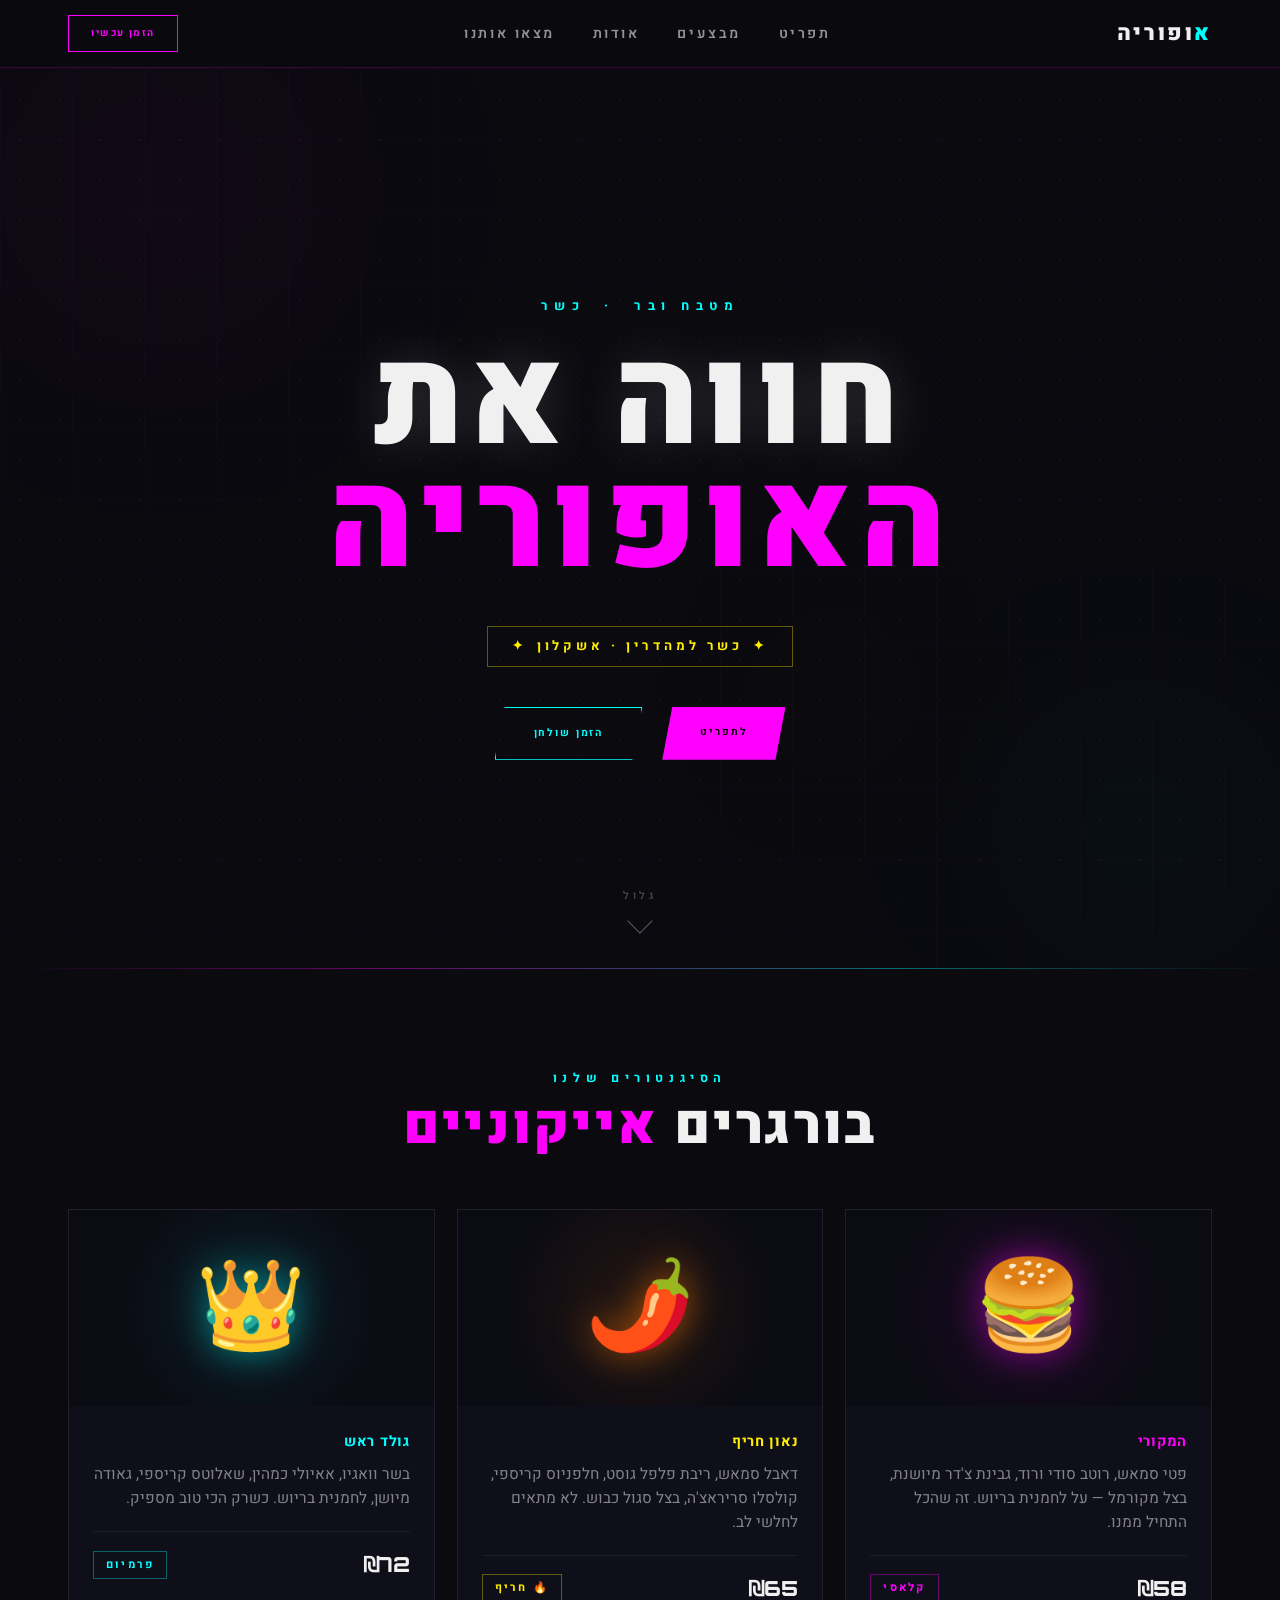
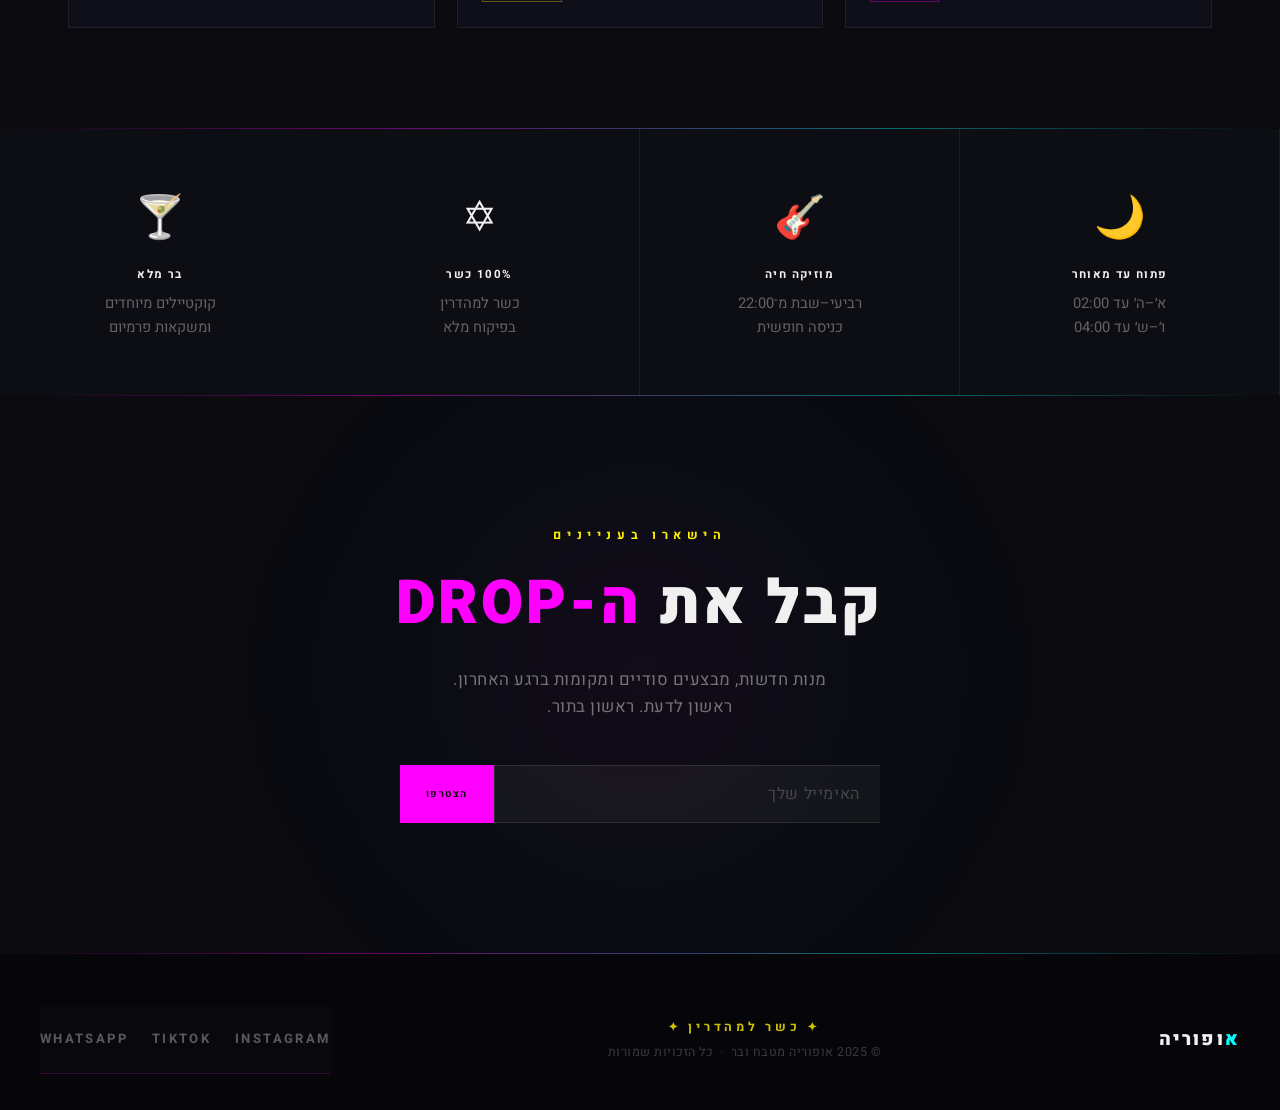
<file: Ophoria/index.html>
<!DOCTYPE html>
<html lang="he" dir="rtl">
<head>
  <meta charset="UTF-8" />
  <meta name="viewport" content="width=device-width, initial-scale=1.0" />
  <title>אופוריה · מטבח ובר · כשר</title>
  <style>
    @import url('https://fonts.googleapis.com/css2?family=Orbitron:wght@400;700;900&family=Rajdhani:wght@300;400;500;600;700&family=Heebo:wght@300;400;500;700;900&display=swap');

    /* =====================
       RESET & VARIABLES
    ===================== */
    *, *::before, *::after {
      box-sizing: border-box;
      margin: 0;
      padding: 0;
    }

    :root {
      --bg:        #0a0a0f;
      --bg-2:      #0d0d14;
      --bg-card:   #0f0f1a;
      --magenta:   #ff00ff;
      --cyan:      #00ffff;
      --yellow:    #ffee00;
      --white:     #f0f0f0;
      --dim:       rgba(240,240,240,0.55);
      --border:    rgba(255,255,255,0.07);

      --font-h:    'Heebo', 'Orbitron', sans-serif;
      --font-b:    'Heebo', 'Rajdhani', sans-serif;
      --font-num:  'Orbitron', monospace;

      --gm: 0 0 8px rgba(255,0,255,0.4);
      --gc: 0 0 8px rgba(0,255,255,0.4);
      --gy: 0 0 8px rgba(255,238,0,0.4);
    }

    html { scroll-behavior: smooth; }

    body {
      background: var(--bg);
      color: var(--white);
      font-family: var(--font-b);
      font-size: 16px;
      line-height: 1.6;
      overflow-x: hidden;
    }

    /* subtle dot-grid bg texture */
    body::after {
      content: '';
      position: fixed;
      inset: 0;
      background-image: radial-gradient(rgba(255,255,255,0.03) 1px, transparent 1px);
      background-size: 40px 40px;
      pointer-events: none;
      z-index: 0;
    }

    a { text-decoration: none; color: inherit; }
    h1, h2, h3 { font-family: var(--font-h); text-transform: uppercase; letter-spacing: 0.05em; }

    /* =====================
       SHARED UTILITIES
    ===================== */
    .container { max-width: 1200px; margin: 0 auto; padding: 0 28px; }

    .neon-divider {
      height: 1px;
      background: linear-gradient(to right, transparent 0%, rgba(255,0,255,0.4) 30%, rgba(0,255,255,0.4) 70%, transparent 100%);
      border: none;
      position: relative;
      z-index: 1;
    }

    .section-label {
      font-family: var(--font-b);
      font-size: 0.78rem;
      font-weight: 700;
      letter-spacing: 0.45em;
      text-transform: uppercase;
      color: var(--cyan);
      margin-bottom: 10px;
      display: block;
    }

    .section-title {
      font-size: clamp(2rem, 5vw, 3.4rem);
      font-weight: 900;
      line-height: 1;
    }

    /* =====================
       KEYFRAME ANIMATIONS
    ===================== */
    @keyframes flicker {
      0%,100% { opacity: 1; }
      92%     { opacity: 0.85; }
      94%     { opacity: 1; }
    }

    @keyframes pulse {
      0%,100% { opacity: 0.55; transform: scale(1); }
      50%      { opacity: 0.9;  transform: scale(1.06); }
    }

    @keyframes float {
      0%,100% { transform: translateX(-50%) translateY(0); }
      50%      { transform: translateX(-50%) translateY(-10px); }
    }

    @keyframes slideUp {
      from { opacity: 0; transform: translateY(36px); }
      to   { opacity: 1; transform: translateY(0); }
    }

    @keyframes scanBeam {
      0%   { top: -8%; opacity: 0.6; }
      80%  { opacity: 0.3; }
      100% { top: 108%; opacity: 0; }
    }

    @keyframes borderCycle {
      0%,100% { border-color: rgba(255,238,0,0.3); }
      50%      { border-color: rgba(255,238,0,0.5); }
    }

    /* =====================
       NAVBAR
    ===================== */
    nav {
      position: sticky;
      top: 0;
      z-index: 500;
      height: 68px;
      background: rgba(10,10,15,0.82);
      backdrop-filter: blur(18px);
      -webkit-backdrop-filter: blur(18px);
      border-bottom: 1px solid rgba(255,0,255,0.18);
      display: flex;
      align-items: center;
    }

    .nav-inner {
      display: flex;
      align-items: center;
      justify-content: space-between;
      width: 100%;
      max-width: 1200px;
      margin: 0 auto;
      padding: 0 28px;
    }

    .nav-logo {
      font-family: var(--font-h);
      font-size: 1.35rem;
      font-weight: 900;
      letter-spacing: 0.12em;
    }
    .nav-logo .logo-o {
      color: var(--cyan);
      animation: flicker 14s infinite 4s;
    }

    .nav-links {
      display: flex;
      gap: 38px;
      list-style: none;
    }

    .nav-links a {
      font-family: var(--font-b);
      font-size: 0.88rem;
      font-weight: 600;
      letter-spacing: 0.18em;
      text-transform: uppercase;
      color: rgba(240,240,240,0.6);
      position: relative;
      transition: color 0.25s;
    }

    .nav-links a::after {
      content: '';
      position: absolute;
      bottom: -5px;
      left: 0;
      width: 0;
      height: 1px;
      background: var(--magenta);
      transition: width 0.3s ease;
    }

    .nav-links a:hover { color: var(--magenta); }
    .nav-links a:hover::after { width: 100%; }

    .btn-nav-order {
      font-family: var(--font-h);
      font-size: 0.62rem;
      font-weight: 700;
      letter-spacing: 0.16em;
      text-transform: uppercase;
      padding: 10px 22px;
      border: 1px solid var(--magenta);
      color: var(--magenta);
      background: transparent;
      cursor: pointer;
      transition: all 0.3s;
      display: inline-block;
    }
    .btn-nav-order:hover {
      background: var(--magenta);
      color: var(--bg);
    }

    /* hamburger */
    .nav-toggle {
      display: none;
      flex-direction: column;
      gap: 5px;
      cursor: pointer;
      padding: 6px;
    }
    .nav-toggle span {
      display: block;
      width: 22px;
      height: 2px;
      background: var(--magenta);
      box-shadow: 0 0 5px var(--magenta);
      transition: all 0.3s;
    }

    /* =====================
       HERO
    ===================== */
    #hero {
      min-height: 100vh;
      display: flex;
      align-items: center;
      justify-content: center;
      position: relative;
      overflow: hidden;
      padding: 120px 28px 100px;
      z-index: 1;
    }

    /* glow orbs */
    .orb {
      position: absolute;
      border-radius: 50%;
      filter: blur(90px);
      pointer-events: none;
    }
    .orb-m {
      width: 560px; height: 560px;
      background: radial-gradient(circle, rgba(255,0,255,0.05) 0%, transparent 70%);
      top: -160px; left: -120px;
      animation: pulse 7s ease-in-out infinite;
    }
    .orb-c {
      width: 440px; height: 440px;
      background: radial-gradient(circle, rgba(0,255,255,0.04) 0%, transparent 70%);
      bottom: -80px; right: -80px;
      animation: pulse 9s ease-in-out infinite 1.5s reverse;
    }
    .orb-y {
      width: 260px; height: 260px;
      background: radial-gradient(circle, rgba(255,238,0,0.03) 0%, transparent 70%);
      top: 55%; left: 55%;
      animation: pulse 6s ease-in-out infinite 3s;
    }

    /* scan beam — removed */
    .hero-beam { display: none; }

    /* grid overlay */
    .hero-grid {
      position: absolute;
      inset: 0;
      background-image:
        linear-gradient(rgba(255,0,255,0.025) 1px, transparent 1px),
        linear-gradient(90deg, rgba(255,0,255,0.025) 1px, transparent 1px);
      background-size: 72px 72px;
      pointer-events: none;
    }

    .hero-content {
      position: relative;
      z-index: 3;
      text-align: center;
      max-width: 860px;
    }

    .hero-eyebrow {
      font-family: var(--font-b);
      font-size: 0.82rem;
      font-weight: 700;
      letter-spacing: 0.5em;
      text-transform: uppercase;
      color: var(--cyan);
      margin-bottom: 22px;
      animation: slideUp 0.8s ease both;
    }

    .hero-title {
      font-size: clamp(3.2rem, 11vw, 8.5rem);
      font-weight: 900;
      line-height: 0.9;
      margin-bottom: 10px;
    }

    .hero-title .line-1 {
      display: block;
      color: var(--white);
      text-shadow: 0 0 50px rgba(255,255,255,0.15);
      animation: slideUp 0.8s ease 0.15s both;
    }

    .hero-title .line-2 {
      display: block;
      color: var(--magenta);
      animation: slideUp 0.8s ease 0.3s both;
    }

    .kosher-badge {
      display: inline-flex;
      align-items: center;
      gap: 10px;
      margin: 32px 0 40px;
      padding: 9px 24px;
      border: 1px solid rgba(255,238,0,0.35);
      color: var(--yellow);
      font-family: var(--font-b);
      font-size: 0.82rem;
      font-weight: 700;
      letter-spacing: 0.3em;
      text-transform: uppercase;
      animation: slideUp 0.8s ease 0.45s both, borderCycle 6s 2s infinite;
    }

    .hero-ctas {
      display: flex;
      gap: 20px;
      justify-content: center;
      flex-wrap: wrap;
      animation: slideUp 0.8s ease 0.6s both;
    }

    .btn-fill {
      font-family: var(--font-h);
      font-size: 0.65rem;
      font-weight: 700;
      letter-spacing: 0.18em;
      text-transform: uppercase;
      padding: 17px 38px;
      background: var(--magenta);
      color: var(--bg);
      border: none;
      cursor: pointer;
      display: inline-block;
      transition: all 0.3s;
      clip-path: polygon(10px 0%, 100% 0%, calc(100% - 10px) 100%, 0% 100%);
    }
    .btn-fill:hover {
      transform: translateY(-2px);
      opacity: 0.9;
    }

    .btn-outline {
      font-family: var(--font-h);
      font-size: 0.65rem;
      font-weight: 700;
      letter-spacing: 0.18em;
      text-transform: uppercase;
      padding: 17px 38px;
      background: transparent;
      color: var(--cyan);
      border: 1px solid var(--cyan);
      cursor: pointer;
      display: inline-block;
      transition: all 0.3s;
      clip-path: polygon(10px 0%, 100% 0%, calc(100% - 10px) 100%, 0% 100%);
    }
    .btn-outline:hover {
      background: var(--cyan);
      color: var(--bg);
      transform: translateY(-2px);
    }

    /* scroll hint */
    .scroll-hint {
      position: absolute;
      bottom: 38px;
      left: 50%;
      transform: translateX(-50%);
      display: flex;
      flex-direction: column;
      align-items: center;
      gap: 7px;
      opacity: 0.35;
      animation: float 2.5s ease-in-out infinite;
      pointer-events: none;
    }
    .scroll-hint p {
      font-family: var(--font-b);
      font-size: 0.68rem;
      letter-spacing: 0.35em;
      text-transform: uppercase;
    }
    .scroll-arrow {
      width: 18px;
      height: 18px;
      border-right: 1.5px solid var(--white);
      border-bottom: 1.5px solid var(--white);
      transform: rotate(45deg);
    }

    /* =====================
       BURGERS SECTION
    ===================== */
    #burgers {
      padding: 100px 0;
      position: relative;
      z-index: 1;
    }

    .section-header {
      text-align: center;
      margin-bottom: 56px;
    }

    .section-title .em { color: var(--magenta); }
    .section-title .ec { color: var(--cyan); }
    .section-title .ey { color: var(--yellow); }

    .burgers-grid {
      display: grid;
      grid-template-columns: repeat(3, 1fr);
      gap: 22px;
    }

    .burger-card {
      background: var(--bg-card);
      border: 1px solid var(--border);
      position: relative;
      overflow: hidden;
      transition: transform 0.35s ease, border-color 0.35s ease, box-shadow 0.35s ease;
      cursor: pointer;
    }

    /* top edge glow line on hover */
    .burger-card::before {
      content: '';
      position: absolute;
      top: 0; left: 0; right: 0;
      height: 2px;
      opacity: 0;
      transition: opacity 0.35s;
    }
    .card-orig::before  { background: linear-gradient(to right, transparent, var(--magenta), transparent); }
    .card-heat::before  { background: linear-gradient(to right, transparent, var(--yellow), transparent); }
    .card-gold::before  { background: linear-gradient(to right, transparent, var(--cyan), transparent); }

    /* inner glow on hover */
    .burger-card::after {
      content: '';
      position: absolute;
      inset: 0;
      opacity: 0;
      transition: opacity 0.35s;
      pointer-events: none;
    }
    .card-orig::after { background: radial-gradient(circle at 50% 10%, rgba(255,0,255,0.06), transparent 65%); }
    .card-heat::after { background: radial-gradient(circle at 50% 10%, rgba(255,238,0,0.06), transparent 65%); }
    .card-gold::after { background: radial-gradient(circle at 50% 10%, rgba(0,255,255,0.06), transparent 65%); }

    .burger-card:hover { transform: translateY(-10px); }
    .burger-card:hover::before, .burger-card:hover::after { opacity: 1; }

    .card-orig:hover { border-color: rgba(255,0,255,0.3); }
    .card-heat:hover { border-color: rgba(255,238,0,0.3); }
    .card-gold:hover { border-color: rgba(0,255,255,0.3); }

    .burger-img-wrap {
      height: 196px;
      display: flex;
      align-items: center;
      justify-content: center;
      background: rgba(0,0,0,0.28);
      font-size: 88px;
      position: relative;
      overflow: hidden;
    }
    .burger-img-wrap::before {
      content: '';
      position: absolute;
      inset: 0;
    }
    .card-orig .burger-img-wrap::before { background: radial-gradient(circle, rgba(255,0,255,0.08) 0%, transparent 65%); }
    .card-heat .burger-img-wrap::before { background: radial-gradient(circle, rgba(255,120,0,0.10) 0%, transparent 65%); }
    .card-gold .burger-img-wrap::before { background: radial-gradient(circle, rgba(0,255,255,0.08) 0%, transparent 65%); }

    .burger-emoji {
      position: relative;
      z-index: 1;
      transition: transform 0.35s ease, filter 0.35s ease;
    }
    .card-orig .burger-emoji { filter: drop-shadow(0 0 18px rgba(255,0,255,0.5)); }
    .card-heat .burger-emoji { filter: drop-shadow(0 0 18px rgba(255,120,0,0.6)); }
    .card-gold .burger-emoji { filter: drop-shadow(0 0 18px rgba(0,255,255,0.5)); }
    .burger-card:hover .burger-emoji { transform: scale(1.12) translateY(-6px); }

    .burger-info { padding: 24px 24px 22px; }

    .burger-name {
      font-family: var(--font-h);
      font-size: 0.9rem;
      font-weight: 700;
      margin-bottom: 10px;
    }
    .card-orig .burger-name { color: var(--magenta); }
    .card-heat .burger-name { color: var(--yellow); }
    .card-gold .burger-name { color: var(--cyan); }

    .burger-desc {
      font-size: 0.96rem;
      font-weight: 400;
      color: rgba(240,240,240,0.52);
      line-height: 1.55;
      margin-bottom: 20px;
    }

    .burger-footer {
      display: flex;
      align-items: center;
      justify-content: space-between;
      border-top: 1px solid rgba(255,255,255,0.06);
      padding-top: 16px;
    }

    .burger-price {
      font-family: var(--font-num);
      font-size: 1.3rem;
      font-weight: 900;
      color: var(--white);
      direction: ltr;
    }

    .burger-badge {
      font-family: var(--font-b);
      font-size: 0.7rem;
      font-weight: 700;
      letter-spacing: 0.2em;
      text-transform: uppercase;
      padding: 4px 12px;
      border: 1px solid;
    }
    .card-orig .burger-badge { border-color: rgba(255,0,255,0.35);  color: var(--magenta); }
    .card-heat .burger-badge { border-color: rgba(255,238,0,0.35);  color: var(--yellow); }
    .card-gold .burger-badge { border-color: rgba(0,255,255,0.35);  color: var(--cyan); }

    /* =====================
       VIBE STRIP
    ===================== */
    #vibe {
      background: var(--bg-2);
      padding: 0;
      position: relative;
      z-index: 1;
    }

    .vibe-grid {
      display: grid;
      grid-template-columns: repeat(4, 1fr);
    }

    .vibe-item {
      text-align: center;
      padding: 56px 24px;
      border-right: 1px solid var(--border);
      position: relative;
      overflow: hidden;
      transition: background 0.3s;
    }
    .vibe-item:last-child { border-right: none; }
    .vibe-item:hover { background: rgba(255,0,255,0.03); }

    .vibe-item::before {
      content: '';
      position: absolute;
      bottom: 0; left: 0; right: 0;
      height: 2px;
      opacity: 0;
      transition: opacity 0.3s;
    }
    .vibe-item:nth-child(1)::before { background: linear-gradient(to right, transparent, var(--magenta), transparent); }
    .vibe-item:nth-child(2)::before { background: linear-gradient(to right, transparent, var(--cyan), transparent); }
    .vibe-item:nth-child(3)::before { background: linear-gradient(to right, transparent, var(--yellow), transparent); }
    .vibe-item:nth-child(4)::before { background: linear-gradient(to right, transparent, var(--magenta), transparent); }
    .vibe-item:hover::before { opacity: 1; }

    .vibe-icon {
      font-size: 2.6rem;
      display: block;
      margin-bottom: 14px;
      transition: transform 0.3s, filter 0.3s;
    }
    .vibe-item:hover .vibe-icon {
      transform: scale(1.15);
    }

    .vibe-title {
      font-family: var(--font-h);
      font-size: 0.72rem;
      font-weight: 700;
      letter-spacing: 0.12em;
      color: var(--white);
      margin-bottom: 8px;
    }

    .vibe-sub {
      font-family: var(--font-b);
      font-size: 0.92rem;
      color: rgba(240,240,240,0.38);
      line-height: 1.6;
    }

    /* =====================
       CTA / NEWSLETTER
    ===================== */
    #cta {
      padding: 130px 28px;
      position: relative;
      overflow: hidden;
      text-align: center;
      z-index: 1;
    }

    .cta-blob {
      position: absolute;
      width: 700px; height: 700px;
      background: radial-gradient(circle, rgba(255,0,255,0.05) 0%, rgba(0,255,255,0.02) 50%, transparent 70%);
      top: 50%; left: 50%;
      transform: translate(-50%, -50%);
      filter: blur(70px);
      pointer-events: none;
      animation: pulse 8s ease-in-out infinite;
    }

    .cta-content {
      position: relative;
      z-index: 2;
      max-width: 580px;
      margin: 0 auto;
    }

    .cta-title {
      font-size: clamp(2.2rem, 6vw, 3.8rem);
      font-weight: 900;
      margin-bottom: 14px;
    }
    .cta-title .em { color: var(--magenta); }

    .cta-sub {
      font-family: var(--font-b);
      font-size: 1.05rem;
      color: rgba(240,240,240,0.45);
      margin-bottom: 44px;
      font-weight: 400;
      letter-spacing: 0.03em;
    }

    .cta-form {
      display: flex;
      max-width: 480px;
      margin: 0 auto;
    }

    .cta-input {
      flex: 1;
      padding: 16px 20px;
      background: rgba(255,255,255,0.04);
      border: 1px solid rgba(255,255,255,0.1);
      border-right: none;
      color: var(--white);
      font-family: var(--font-b);
      font-size: 1rem;
      outline: none;
      transition: border-color 0.3s, background 0.3s;
    }
    .cta-input::placeholder { color: rgba(240,240,240,0.22); letter-spacing: 0.04em; }
    .cta-input:focus {
      border-color: rgba(255,0,255,0.4);
      background: rgba(255,0,255,0.03);
    }

    .btn-join {
      font-family: var(--font-h);
      font-size: 0.62rem;
      font-weight: 700;
      letter-spacing: 0.15em;
      text-transform: uppercase;
      padding: 16px 26px;
      background: var(--magenta);
      color: var(--bg);
      border: none;
      cursor: pointer;
      transition: all 0.3s;
      white-space: nowrap;
    }
    .btn-join:hover {
      background: var(--white);
      box-shadow: 0 0 22px var(--magenta), 0 0 44px rgba(255,0,255,0.3);
    }
    .btn-join.success {
      background: var(--cyan);
      color: var(--bg);
      box-shadow: 0 0 20px var(--cyan);
    }

    /* =====================
       FOOTER
    ===================== */
    footer {
      padding: 52px 28px 36px;
      position: relative;
      z-index: 1;
      background: rgba(0,0,0,0.3);
    }

    .footer-inner {
      max-width: 1200px;
      margin: 0 auto;
      display: flex;
      align-items: center;
      justify-content: space-between;
      flex-wrap: wrap;
      gap: 28px;
    }

    .footer-logo {
      font-family: var(--font-h);
      font-size: 1.15rem;
      font-weight: 900;
      letter-spacing: 0.12em;
    }
    .footer-logo .logo-o {
      color: var(--cyan);
    }

    .footer-center {
      text-align: center;
    }
    .footer-kosher {
      font-family: var(--font-b);
      font-size: 0.78rem;
      font-weight: 700;
      letter-spacing: 0.3em;
      text-transform: uppercase;
      color: var(--yellow);
      opacity: 0.8;
      margin-bottom: 5px;
    }
    .footer-copy {
      font-family: var(--font-b);
      font-size: 0.78rem;
      color: rgba(240,240,240,0.22);
      letter-spacing: 0.04em;
    }

    .footer-social {
      display: flex;
      gap: 24px;
    }
    .social-link {
      font-family: var(--font-b);
      font-size: 0.82rem;
      font-weight: 700;
      letter-spacing: 0.18em;
      text-transform: uppercase;
      color: rgba(240,240,240,0.35);
      transition: color 0.25s, text-shadow 0.25s;
    }
    .social-link:hover { color: var(--cyan); }

    /* =====================
       RESPONSIVE
    ===================== */
    @media (max-width: 900px) {
      .burgers-grid {
        grid-template-columns: 1fr 1fr;
      }
      .card-gold { grid-column: span 2; max-width: 480px; margin: 0 auto; }
    }

    @media (max-width: 768px) {
      .nav-links, .btn-nav-order { display: none; }
      .nav-toggle { display: flex; }

      .nav-links.open {
        display: flex;
        flex-direction: column;
        position: absolute;
        top: 68px;
        left: 0; right: 0;
        background: rgba(10,10,15,0.97);
        padding: 28px;
        gap: 22px;
        border-bottom: 1px solid rgba(255,0,255,0.2);
        backdrop-filter: blur(18px);
      }
      .nav-links.open a { font-size: 1rem; }

      .vibe-grid {
        grid-template-columns: 1fr 1fr;
      }
      .vibe-item:nth-child(2) { border-right: none; }
      .vibe-item:nth-child(3) { border-right: 1px solid var(--border); }
      .vibe-item { border-bottom: 1px solid var(--border); }
      .vibe-item:nth-child(3), .vibe-item:nth-child(4) { border-bottom: none; }

      .footer-inner { flex-direction: column; align-items: center; text-align: center; }

      .cta-form { flex-direction: column; }
      .cta-input { border-right: 1px solid rgba(255,255,255,0.1); border-bottom: none; }
    }

    @media (max-width: 600px) {
      .burgers-grid { grid-template-columns: 1fr; }
      .card-gold { grid-column: span 1; max-width: 100%; }

      .hero-ctas { flex-direction: column; align-items: center; }
      .btn-fill, .btn-outline { width: 100%; max-width: 300px; text-align: center; }
    }
  </style>
</head>
<body>

  <!-- ======== NAVBAR ======== -->
  <nav id="nav">
    <div class="nav-inner">
      <a href="#" class="nav-logo"><span class="logo-o">א</span>ופוריה</a>
      <ul class="nav-links" id="navLinks">
        <li><a href="#burgers">תפריט</a></li>
        <li><a href="#vibe">מבצעים</a></li>
        <li><a href="#cta">אודות</a></li>
        <li><a href="#footer">מצאו אותנו</a></li>
      </ul>
      <a href="#cta" class="btn-nav-order">הזמן עכשיו</a>
      <div class="nav-toggle" id="navToggle" onclick="toggleNav()">
        <span></span><span></span><span></span>
      </div>
    </div>
  </nav>

  <!-- ======== HERO ======== -->
  <section id="hero">
    <div class="orb orb-m"></div>
    <div class="orb orb-c"></div>
    <div class="orb orb-y"></div>
    <div class="hero-grid"></div>
    <div class="hero-beam"></div>

    <div class="hero-content">
      <p class="hero-eyebrow">מטבח ובר &nbsp;·&nbsp; כשר</p>
      <h1 class="hero-title">
        <span class="line-1">חווה את</span>
        <span class="line-2">האופוריה</span>
      </h1>
      <div class="kosher-badge">
        <span>✦</span>
        <span>כשר למהדרין · אשקלון</span>
        <span>✦</span>
      </div>
      <div class="hero-ctas">
        <a href="#burgers" class="btn-fill">לתפריט</a>
        <a href="#cta" class="btn-outline">הזמן שולחן</a>
      </div>
    </div>

    <div class="scroll-hint" aria-hidden="true">
      <p>גלול</p>
      <div class="scroll-arrow"></div>
    </div>
  </section>

  <hr class="neon-divider" />

  <!-- ======== SIGNATURE BURGERS ======== -->
  <section id="burgers">
    <div class="container">
      <div class="section-header">
        <span class="section-label">הסיגנטורים שלנו</span>
        <h2 class="section-title">בורגרים <span class="em">אייקוניים</span></h2>
      </div>

      <div class="burgers-grid">

        <!-- המקורי -->
        <article class="burger-card card-orig reveal">
          <div class="burger-img-wrap">
            <span class="burger-emoji">🍔</span>
          </div>
          <div class="burger-info">
            <h3 class="burger-name">המקורי</h3>
            <p class="burger-desc">פטי סמאש, רוטב סודי ורוד, גבינת צ'דר מיושנת, בצל מקורמל — על לחמנית בריוש. זה שהכל התחיל ממנו.</p>
            <div class="burger-footer">
              <span class="burger-price">₪58</span>
              <span class="burger-badge">קלאסי</span>
            </div>
          </div>
        </article>

        <!-- נאון חריף -->
        <article class="burger-card card-heat reveal">
          <div class="burger-img-wrap">
            <span class="burger-emoji">🌶️</span>
          </div>
          <div class="burger-info">
            <h3 class="burger-name">נאון חריף</h3>
            <p class="burger-desc">דאבל סמאש, ריבת פלפל גוסט, חלפניוס קריספי, קולסלו סריראצ'ה, בצל סגול כבוש. לא מתאים לחלשי לב.</p>
            <div class="burger-footer">
              <span class="burger-price">₪65</span>
              <span class="burger-badge">🔥 חריף</span>
            </div>
          </div>
        </article>

        <!-- גולד ראש -->
        <article class="burger-card card-gold reveal">
          <div class="burger-img-wrap">
            <span class="burger-emoji">👑</span>
          </div>
          <div class="burger-info">
            <h3 class="burger-name">גולד ראש</h3>
            <p class="burger-desc">בשר וואגיו, אאיולי כמהין, שאלוטס קריספי, גאודה מיושן, לחמנית בריוש. כשרק הכי טוב מספיק.</p>
            <div class="burger-footer">
              <span class="burger-price">₪72</span>
              <span class="burger-badge">פרמיום</span>
            </div>
          </div>
        </article>

      </div>
    </div>
  </section>

  <hr class="neon-divider" />

  <!-- ======== VIBE STRIP ======== -->
  <section id="vibe">
    <div class="vibe-grid">
      <div class="vibe-item reveal">
        <span class="vibe-icon">🌙</span>
        <h3 class="vibe-title">פתוח עד מאוחר</h3>
        <p class="vibe-sub">א׳–ה׳ עד 02:00<br>ו׳–ש׳ עד 04:00</p>
      </div>
      <div class="vibe-item reveal">
        <span class="vibe-icon">🎸</span>
        <h3 class="vibe-title">מוזיקה חיה</h3>
        <p class="vibe-sub">רביעי–שבת מ־22:00<br>כניסה חופשית</p>
      </div>
      <div class="vibe-item reveal">
        <span class="vibe-icon">✡</span>
        <h3 class="vibe-title">100% כשר</h3>
        <p class="vibe-sub">כשר למהדרין<br>בפיקוח מלא</p>
      </div>
      <div class="vibe-item reveal">
        <span class="vibe-icon">🍸</span>
        <h3 class="vibe-title">בר מלא</h3>
        <p class="vibe-sub">קוקטיילים מיוחדים<br>ומשקאות פרמיום</p>
      </div>
    </div>
  </section>

  <hr class="neon-divider" />

  <!-- ======== CTA / NEWSLETTER ======== -->
  <section id="cta">
    <div class="cta-blob"></div>
    <div class="cta-content">
      <span class="section-label" style="color:var(--yellow)">הישארו בעניינים</span>
      <h2 class="cta-title">קבל את <span class="em">ה-DROP</span></h2>
      <p class="cta-sub">מנות חדשות, מבצעים סודיים ומקומות ברגע האחרון.<br>ראשון לדעת. ראשון בתור.</p>
      <form class="cta-form" id="ctaForm" onsubmit="handleJoin(event)">
        <input type="email" class="cta-input" placeholder="האימייל שלך" required aria-label="כתובת אימייל" />
        <button type="submit" class="btn-join" id="joinBtn">הצטרפו</button>
      </form>
    </div>
  </section>

  <hr class="neon-divider" />

  <!-- ======== FOOTER ======== -->
  <footer id="footer">
    <div class="footer-inner">
      <div class="footer-logo"><span class="logo-o">א</span>ופוריה</div>
      <div class="footer-center">
        <p class="footer-kosher">✦ כשר למהדרין ✦</p>
        <p class="footer-copy">&copy; 2025 אופוריה מטבח ובר &nbsp;·&nbsp; כל הזכויות שמורות</p>
      </div>
      <nav class="footer-social" aria-label="קישורים חברתיים">
        <a href="#" class="social-link">Instagram</a>
        <a href="#" class="social-link">TikTok</a>
        <a href="#" class="social-link">WhatsApp</a>
      </nav>
    </div>
  </footer>

  <script>
    /* ---- Mobile nav ---- */
    function toggleNav() {
      document.getElementById('navLinks').classList.toggle('open');
    }
    // close on outside click
    document.addEventListener('click', e => {
      const nav = document.getElementById('navLinks');
      const toggle = document.getElementById('navToggle');
      if (nav.classList.contains('open') && !nav.contains(e.target) && !toggle.contains(e.target)) {
        nav.classList.remove('open');
      }
    });

    /* ---- Smooth scroll ---- */
    document.querySelectorAll('a[href^="#"]').forEach(a => {
      a.addEventListener('click', e => {
        const target = document.querySelector(a.getAttribute('href'));
        if (target) {
          e.preventDefault();
          target.scrollIntoView({ behavior: 'smooth', block: 'start' });
          document.getElementById('navLinks').classList.remove('open');
        }
      });
    });

    /* ---- Newsletter form ---- */
    function handleJoin(e) {
      e.preventDefault();
      const btn = document.getElementById('joinBtn');
      btn.textContent = 'נרשמת ✦';
      btn.classList.add('success');
      btn.disabled = true;
      e.target.querySelector('input').value = '';
    }

    /* ---- Scroll-reveal animation ---- */
    const observer = new IntersectionObserver((entries) => {
      entries.forEach((entry, i) => {
        if (entry.isIntersecting) {
          // stagger siblings
          const siblings = entry.target.parentElement.querySelectorAll('.reveal');
          const idx = Array.from(siblings).indexOf(entry.target);
          entry.target.style.transitionDelay = (idx * 0.12) + 's';
          entry.target.classList.add('revealed');
          observer.unobserve(entry.target);
        }
      });
    }, { threshold: 0.12 });

    document.querySelectorAll('.reveal').forEach(el => {
      el.style.opacity = '0';
      el.style.transform = 'translateY(32px)';
      el.style.transition = 'opacity 0.65s ease, transform 0.65s ease';
      observer.observe(el);
    });

    document.querySelectorAll('.revealed').forEach; // flush
    // inject revealed class style once
    const style = document.createElement('style');
    style.textContent = '.revealed { opacity: 1 !important; transform: none !important; }';
    document.head.appendChild(style);
  </script>

</body>
</html>
</file>
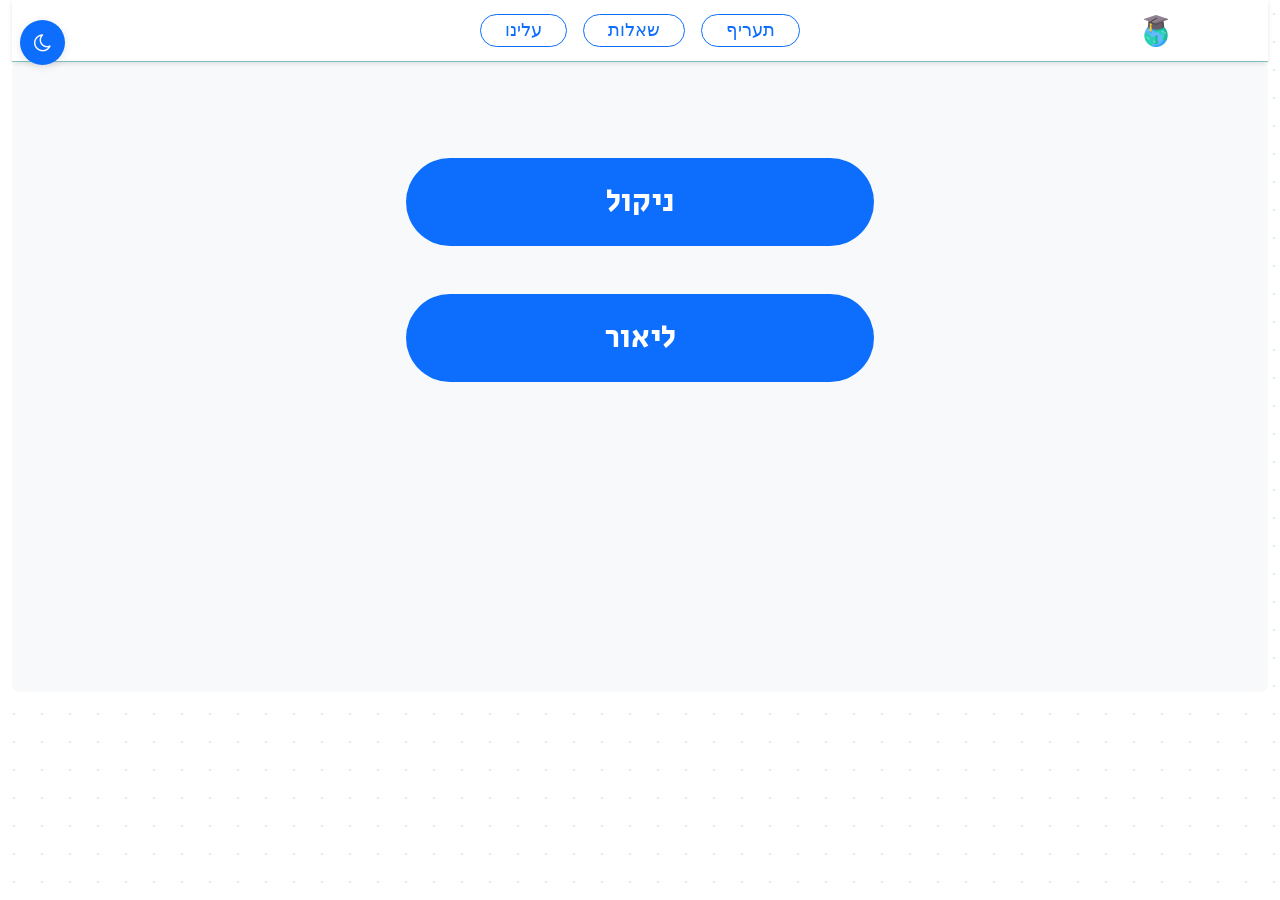
<file: appointments.html>
<!DOCTYPE html>
<html lang="en" data-theme="light">
<head>
    <meta charset="UTF-8">
    <meta name="viewport" content="width=device-width, initial-scale=1.0">
    <title>שיעורים פרטיים</title>
    <link rel="icon" type="image/x-icon" href="./images/brainstorm.png">
    
    <link href="https://cdn.jsdelivr.net/npm/bootstrap@5.3.1/dist/css/bootstrap.min.css" 
    rel="stylesheet" integrity="sha384-4bw+/aepP/YC94hEpVNVgiZdgIC5+VKNBQNGCHeKRQN+PtmoHDEXuppvnDJzQIu9" 
    crossorigin="anonymous">

    <link rel="preconnect" href="https://fonts.googleapis.com">
    <link rel="preconnect" href="https://fonts.gstatic.com" crossorigin>
    <link href="https://fonts.googleapis.com/css2?family=Secular+One&display=swap" rel="stylesheet">
    <link href="https://cdnjs.cloudflare.com/ajax/libs/font-awesome/4.7.0/css/font-awesome.css" rel="stylesheet">
    
    <link rel="stylesheet" href="./styles.css">
    
    <style>
      :root {
        --body-bg: #ffffff;
        --text-color: #212529;
        --card-bg: #ffffff;
        --header-bg: #ffffff;
        --primary-color: #0d6efd;
        --primary-hover: #0b5ed7;
        --section-bg: #f8f9fa;
        --shadow-color: rgba(0, 0, 0, 0.1);
        --border-color: #dee2e6;
      }
      
      [data-theme="dark"] {
        --body-bg: #121212;
        --text-color: #ffffff;
        --card-bg: #2d2d2d;
        --header-bg: #1e1e1e;
        --primary-color: #4d8bf8;
        --primary-hover: #3b7deb;
        --section-bg: #1e1e1e;
        --shadow-color: rgba(0, 0, 0, 0.5);
        --border-color: rgba(255, 255, 255, 0.1);
      }
      
      body {
        background-color: var(--body-bg);
        color: var(--text-color);
        transition: background-color 0.3s ease, color 0.3s ease;
      }
      
      .theme-toggle {
        position: fixed;
        top: 20px;
        left: 20px;
        z-index: 1100;
        background-color: var(--primary-color);
        color: white;
        border: none;
        border-radius: 50%;
        width: 45px;
        height: 45px;
        display: flex;
        align-items: center;
        justify-content: center;
        font-size: 20px;
        cursor: pointer;
        box-shadow: 0 2px 10px var(--shadow-color);
        transition: all 0.3s ease;
      }
      
      .theme-toggle:hover {
        transform: translateY(-2px);
        box-shadow: 0 4px 12px var(--shadow-color);
      }
      
      #header {
        position: sticky;
        top: 0;
        background: var(--header-bg);
        z-index: 1000;
        box-shadow: 0 2px 4px var(--shadow-color);
        margin-bottom: 0;
        padding: 0.5rem 0;
      }
      
      .btn-outline-primary {
        border-color: var(--primary-color);
        color: var(--primary-color);
        font-weight: 500;
        padding: 0.3rem 1.5rem;
        transition: all 0.3s ease;
        line-height: 1.2;
        border-radius: 20px;
        font-size: 1.1rem;
      }

      .btn-outline-primary:hover {
        background-color: var(--primary-color);
        color: white;
        transform: translateY(-1px);
        box-shadow: 0 2px 4px var(--shadow-color);
      }
      
      .bg-body-tertiary {
        background-color: var(--section-bg) !important;
      }
      
      .appointment-btn {
        border-radius: 50px;
        padding: 20px 40px;
        font-size: 2rem;
        background-color: var(--primary-color);
        border: none;
        transition: transform 0.2s, box-shadow 0.2s;
        font-family: 'Secular One', sans-serif;
        color: white;
      }

      .appointment-btn:hover {
        background-color: var(--primary-hover);
        transform: translateY(-2px);
        box-shadow: 0 4px 8px var(--shadow-color);
      }
      
      /* Dark mode specific styles */
      [data-theme="dark"] .btn-outline-primary {
        color: #60a5fa !important;
        border-color: #60a5fa !important;
        background-color: rgba(13, 110, 253, 0.05) !important;
      }
      
      [data-theme="dark"] .btn-outline-primary:hover {
        color: #ffffff !important;
        background-color: #4d8bf8 !important;
        border-color: #4d8bf8 !important;
        box-shadow: 0 0 8px rgba(77, 139, 248, 0.5) !important;
      }
      
      [data-theme="dark"] .appointment-btn {
        background-color: #4d8bf8 !important;
        box-shadow: 0 4px 12px rgba(0, 0, 0, 0.4) !important;
      }
      
      [data-theme="dark"] .appointment-btn:hover {
        background-color: #3b7deb !important;
        box-shadow: 0 6px 16px rgba(0, 0, 0, 0.5) !important;
      }

      @media (max-width: 768px) {
        .appointment-btn {
          font-size: 1.5rem;
          padding: 15px 30px;
        }
        
        .btn-outline-primary {
          padding: 0.3rem 1rem;
          font-size: 1rem;
        }
        
        .nav-pills {
          gap: 0.25rem;
        }
        
        .mx-1 {
          margin-left: 0.25rem !important;
          margin-right: 0.25rem !important;
        }
      }
      
      .nav-pills {
        gap: 0.5rem;
        height: 45px;
        align-items: center;
      }
    </style>
</head>
<body class="container-fluid">
  <!-- Dark Mode Toggle -->
  <button class="theme-toggle" id="themeToggle" aria-label="Toggle dark mode">
    <i class="fa fa-moon-o"></i>
  </button>

  <section id="header">
      <header class="container d-flex justify-content-between align-items-center px-2">
          <a href="./index.html" class="nav-link p-0" aria-current="page">
              <img src="./images/brainstorm.png" alt="Logo" width="32" height="32" class="flex-shrink-0">
          </a>
          <ul class="nav nav-pills mx-auto d-flex flex-nowrap">
              <li class="nav-item">
                <a href="./index.html#pricing" class="btn btn-outline-primary rounded-pill mx-1">תעריף</a>
              </li>
              <li class="nav-item">
                <a href="./index.html#faqs" class="btn btn-outline-primary rounded-pill mx-1">שאלות</a>
              </li>
              <li class="nav-item">
                <a href="./index.html#about-us" class="btn btn-outline-primary rounded-pill mx-1">עלינו</a>
              </li>
          </ul>
          <div style="width: 32px"></div>
      </header>
  </section>
    
    <section id="appointments">
    <div class="text-center bg-body-tertiary rounded-3">
      <div class="container px-5 d-flex flex-column align-items-center" style="min-height: 70vh;">
        <div class="row justify-content-center w-100 gap-5 mt-5 pt-5">
          <div class="col-md-6">
            <a href="./appointments_nikol.html" class="btn btn-primary btn-lg w-100 appointment-btn">ניקול</a>
          </div>
          <div class="col-md-6">
            <a href="./appointments_lior.html" class="btn btn-primary btn-lg w-100 appointment-btn">ליאור</a>
          </div>
        </div>
      </div>
    </div>
    </section>
    
  <script>
    // Dark Mode Functionality
    const themeToggle = document.getElementById('themeToggle');
    const htmlElement = document.documentElement;
    const themeIcon = themeToggle.querySelector('i');
    
    // Check for saved theme preference or use device preference
    const getCurrentTheme = () => {
      const savedTheme = localStorage.getItem('theme');
      if (savedTheme) {
        return savedTheme;
      }
      
      return window.matchMedia('(prefers-color-scheme: dark)').matches ? 'dark' : 'light';
    };
    
    // Apply the current theme
    const applyTheme = (theme) => {
      htmlElement.setAttribute('data-theme', theme);
      
      // Update button icon
      if (theme === 'dark') {
        themeIcon.classList.remove('fa-moon-o');
        themeIcon.classList.add('fa-sun-o');
      } else {
        themeIcon.classList.remove('fa-sun-o');
        themeIcon.classList.add('fa-moon-o');
      }
      
      localStorage.setItem('theme', theme);
    };
    
    // Initialize theme
    applyTheme(getCurrentTheme());
    
    // Toggle theme
    themeToggle.addEventListener('click', () => {
      const currentTheme = htmlElement.getAttribute('data-theme');
      const newTheme = currentTheme === 'light' ? 'dark' : 'light';
      applyTheme(newTheme);
    });
  </script>
</body>
</html>
</file>
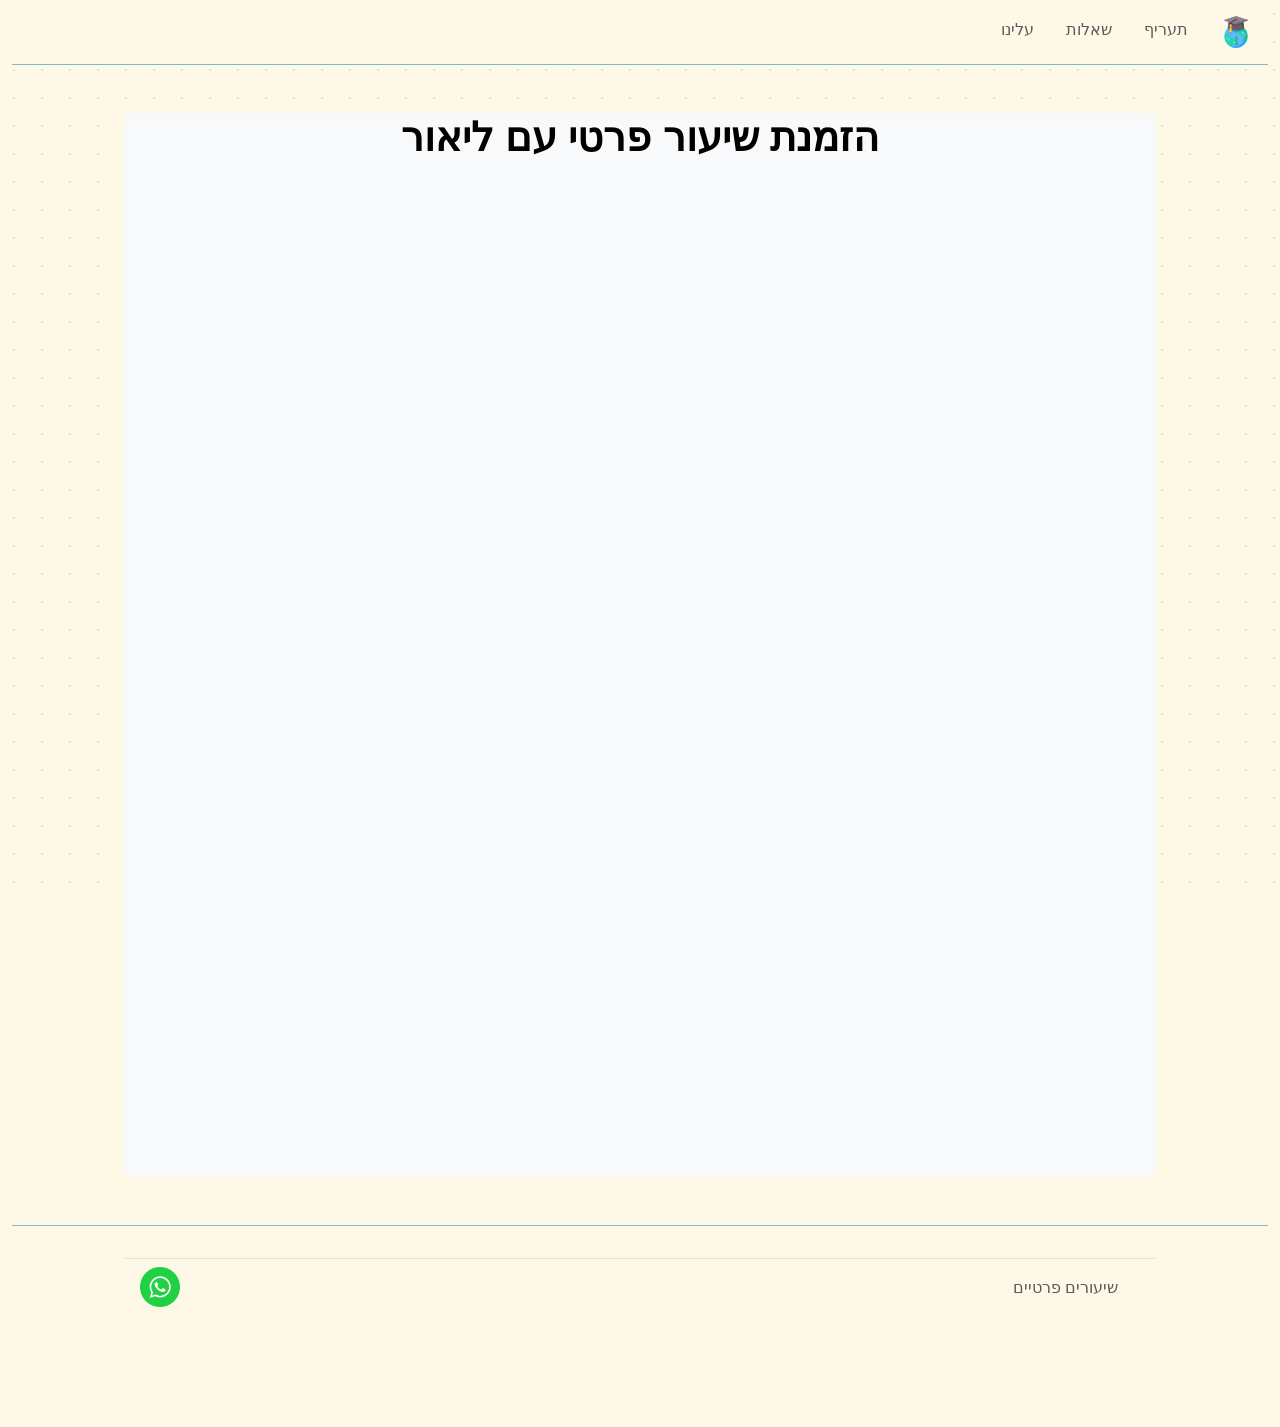
<file: appointments_lior.html>
<!DOCTYPE html>
<html lang="en">
<head>
    <meta charset="UTF-8">
    <meta name="viewport" content="width=device-width, initial-scale=1.0">
    <title>שיעורים פרטיים</title>
    <link rel="icon" type="image/x-icon" href="./images/brainstorm.png">
    
    <link href="https://cdn.jsdelivr.net/npm/bootstrap@5.3.1/dist/css/bootstrap.min.css" 
    rel="stylesheet" integrity="sha384-4bw+/aepP/YC94hEpVNVgiZdgIC5+VKNBQNGCHeKRQN+PtmoHDEXuppvnDJzQIu9" 
    crossorigin="anonymous">

    <link rel="preconnect" href="https://fonts.googleapis.com">
    <link rel="preconnect" href="https://fonts.gstatic.com" crossorigin>
    <link href="https://fonts.googleapis.com/css2?family=Secular+One&display=swap" rel="stylesheet">
    
    <link rel="stylesheet" href="./styles.css">
</head>
<body class="container-fluid">
  <section id="header">
    <header class="d-flex justify-content-right py-2">
        <ul class="nav nav-pills">

            <li class="nav-item"><a href="./index.html" class="nav-link" aria-current="page">
                <img src="./images/brainstorm.png" alt="twbs" width="32" height="32" class="flex-shrink-0">
            </a></li>

            <li class="nav-item mb-1"><a href="./pricing.html" class="nav-link text-body-secondary">תעריף</a></li>
            <li class="nav-item mb-1"><a href="./faqs.html" class="nav-link text-body-secondary">שאלות</a></li>
            <li class="nav-item mb-1"><a href="./about_us.html" class="nav-link text-body-secondary">עלינו</a></li>
        </ul>
    </header>
    </section>
    
    <section id="appointments">
      <div class="container my-5">
          <div class="text-center bg-body-tertiary rounded-3">
              
              <h1 class="text-body-emphasis">הזמנת שיעור פרטי עם ליאור</h1>

              <!-- Google Calendar Appointment Scheduling begin -->
              <iframe src="https://calendar.google.com/calendar/appointments/schedules/AcZssZ0eI2Q6s0amr4_xWp0bMPMH8Puz9dJ6Zv7Xnt9KtNRR_y0CGGNApxI1fd-mIHgAZ1anOnzOOs1a?gv=true" style="border: 0" width="100%" height="1000" frameborder="0"></iframe>
              <!-- end Google Calendar Appointment Scheduling -->
              
          </div>
        </div>
  </section>
    
    
        

    <section id="footer">
        <div class="container">
            <footer class="d-flex flex-wrap justify-content-between align-items-center py-2 border-top">
              <div class="col-md-4 d-flex align-items-center">
                <a href="/" class="mb-3 me-2 mb-md-0 text-body-secondary text-decoration-none lh-1">
                  <svg class="bi" width="30" height="24"><use xlink:href="#bootstrap"></use></svg>
                </a>
                <span class="mb-3 mb-md-0 text-body-secondary">שיעורים פרטיים</span>
              </div>
          
              <ul class="nav col-md-4 justify-content-end list-unstyled d-flex">
                <li class="ms-3">
                  <a class="text-body-secondary" href="https://wa.me/972546969891">
                    <img src="./images/whatsapp.png" width="40" height="40" fill="currentColor" class="bi bi-whatsapp" viewBox="0 0 16 16">
                    <path d="M13.601 2.326A7.854 7.854 0 0 0 7.994 0C3.627 0 .068 3.558.064 7.926c0 1.399.366 2.76 1.057 3.965L0 16l4.204-1.102a7.933 7.933 0 0 0 3.79.965h.004c4.368 0 7.926-3.558 7.93-7.93A7.898 7.898 0 0 0 13.6 2.326zM7.994 14.521a6.573 6.573 0 0 1-3.356-.92l-.24-.144-2.494.654.666-2.433-.156-.251a6.56 6.56 0 0 1-1.007-3.505c0-3.626 2.957-6.584 6.591-6.584a6.56 6.56 0 0 1 4.66 1.931 6.557 6.557 0 0 1 1.928 4.66c-.004 3.639-2.961 6.592-6.592 6.592zm3.615-4.934c-.197-.099-1.17-.578-1.353-.646-.182-.065-.315-.099-.445.099-.133.197-.513.646-.627.775-.114.133-.232.148-.43.05-.197-.1-.836-.308-1.592-.985-.59-.525-.985-1.175-1.103-1.372-.114-.198-.011-.304.088-.403.087-.088.197-.232.296-.346.1-.114.133-.198.198-.33.065-.134.034-.248-.015-.347-.05-.099-.445-1.076-.612-1.47-.16-.389-.323-.335-.445-.34-.114-.007-.247-.007-.38-.007a.729.729 0 0 0-.529.247c-.182.198-.691.677-.691 1.654 0 .977.71 1.916.81 2.049.098.133 1.394 2.132 3.383 2.992.47.205.84.326 1.129.418.475.152.904.129 1.246.08.38-.058 1.171-.48 1.338-.943.164-.464.164-.86.114-.943-.049-.084-.182-.133-.38-.232z"/>
                        </svg>
                    </a>
                </li>
              </ul>
            </footer>
          </div>
    </section>
</body>


</html>
</file>
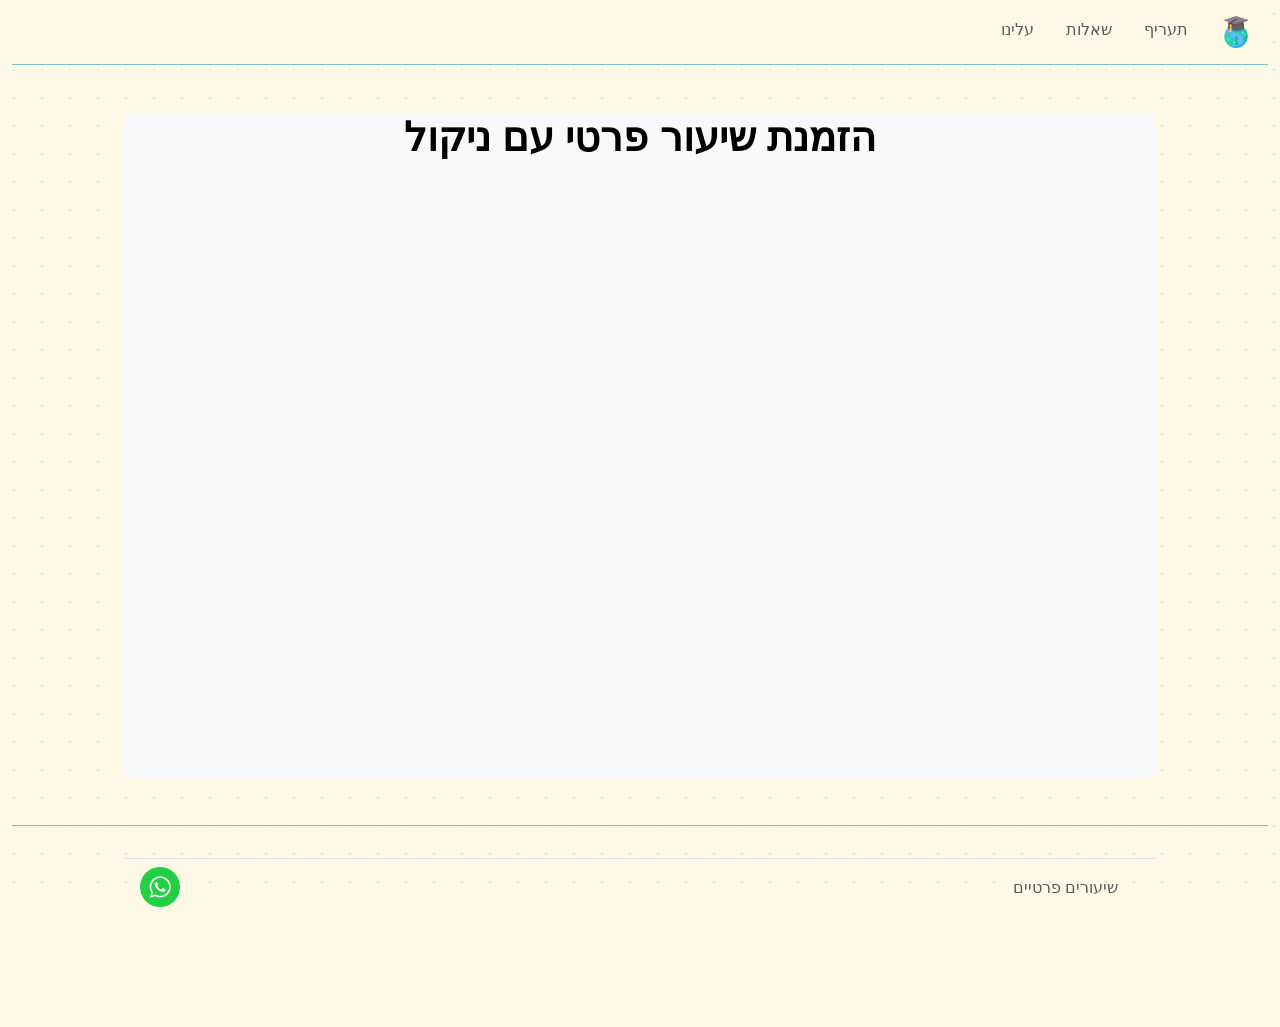
<file: appointments_nikol.html>
<!DOCTYPE html>
<html lang="en">
<head>
    <meta charset="UTF-8">
    <meta name="viewport" content="width=device-width, initial-scale=1.0">
    <title>שיעורים פרטיים</title>
    <link rel="icon" type="image/x-icon" href="./images/brainstorm.png">
    
    <link href="https://cdn.jsdelivr.net/npm/bootstrap@5.3.1/dist/css/bootstrap.min.css" 
    rel="stylesheet" integrity="sha384-4bw+/aepP/YC94hEpVNVgiZdgIC5+VKNBQNGCHeKRQN+PtmoHDEXuppvnDJzQIu9" 
    crossorigin="anonymous">

    <link rel="preconnect" href="https://fonts.googleapis.com">
    <link rel="preconnect" href="https://fonts.gstatic.com" crossorigin>
    <link href="https://fonts.googleapis.com/css2?family=Secular+One&display=swap" rel="stylesheet">
    
    <link rel="stylesheet" href="./styles.css">
</head>
<body class="container-fluid">
  <section id="header">
    <header class="d-flex justify-content-right py-2">
        <ul class="nav nav-pills">

            <li class="nav-item"><a href="./index.html" class="nav-link" aria-current="page">
                <img src="./images/brainstorm.png" alt="twbs" width="32" height="32" class="flex-shrink-0">
            </a></li>

            <li class="nav-item mb-1"><a href="./pricing.html" class="nav-link text-body-secondary">תעריף</a></li>
            <li class="nav-item mb-1"><a href="./faqs.html" class="nav-link text-body-secondary">שאלות</a></li>
            <li class="nav-item mb-1"><a href="./about_us.html" class="nav-link text-body-secondary">עלינו</a></li>
        </ul>
    </header>
    </section>
    
    <section id="appointments">
      <div class="container my-5">
          <div class="text-center bg-body-tertiary rounded-3">
              
              <h1 class="text-body-emphasis">הזמנת שיעור פרטי עם ניקול</h1>

              <!-- Google Calendar Appointment Scheduling begin -->
                <iframe src="https://calendar.google.com/calendar/appointments/schedules/AcZssZ0anLNk6mEM1smcYrK5IEaNYIyE2xXk7ujiOWs2T9FPtUg1na-S6I480R98En7Pu9bbD1VLvS5B?gv=true" style="border: 0" width="100%" height="600" frameborder="0"></iframe>
            <!-- end Google Calendar Appointment Scheduling -->
          </div>
        </div>
  </section>
    
    
        

    <section id="footer">
        <div class="container">
            <footer class="d-flex flex-wrap justify-content-between align-items-center py-2 border-top">
              <div class="col-md-4 d-flex align-items-center">
                <a href="/" class="mb-3 me-2 mb-md-0 text-body-secondary text-decoration-none lh-1">
                  <svg class="bi" width="30" height="24"><use xlink:href="#bootstrap"></use></svg>
                </a>
                <span class="mb-3 mb-md-0 text-body-secondary">שיעורים פרטיים</span>
              </div>
          
              <ul class="nav col-md-4 justify-content-end list-unstyled d-flex">
                <li class="ms-3">
                  <a class="text-body-secondary" href="https://wa.me/972546969891">
                    <img src="./images/whatsapp.png" width="40" height="40" fill="currentColor" class="bi bi-whatsapp" viewBox="0 0 16 16">
                    <path d="M13.601 2.326A7.854 7.854 0 0 0 7.994 0C3.627 0 .068 3.558.064 7.926c0 1.399.366 2.76 1.057 3.965L0 16l4.204-1.102a7.933 7.933 0 0 0 3.79.965h.004c4.368 0 7.926-3.558 7.93-7.93A7.898 7.898 0 0 0 13.6 2.326zM7.994 14.521a6.573 6.573 0 0 1-3.356-.92l-.24-.144-2.494.654.666-2.433-.156-.251a6.56 6.56 0 0 1-1.007-3.505c0-3.626 2.957-6.584 6.591-6.584a6.56 6.56 0 0 1 4.66 1.931 6.557 6.557 0 0 1 1.928 4.66c-.004 3.639-2.961 6.592-6.592 6.592zm3.615-4.934c-.197-.099-1.17-.578-1.353-.646-.182-.065-.315-.099-.445.099-.133.197-.513.646-.627.775-.114.133-.232.148-.43.05-.197-.1-.836-.308-1.592-.985-.59-.525-.985-1.175-1.103-1.372-.114-.198-.011-.304.088-.403.087-.088.197-.232.296-.346.1-.114.133-.198.198-.33.065-.134.034-.248-.015-.347-.05-.099-.445-1.076-.612-1.47-.16-.389-.323-.335-.445-.34-.114-.007-.247-.007-.38-.007a.729.729 0 0 0-.529.247c-.182.198-.691.677-.691 1.654 0 .977.71 1.916.81 2.049.098.133 1.394 2.132 3.383 2.992.47.205.84.326 1.129.418.475.152.904.129 1.246.08.38-.058 1.171-.48 1.338-.943.164-.464.164-.86.114-.943-.049-.084-.182-.133-.38-.232z"/>
                        </svg>
                    </a>
                </li>
              </ul>
            </footer>
          </div>
    </section>
</body>


</html>
</file>
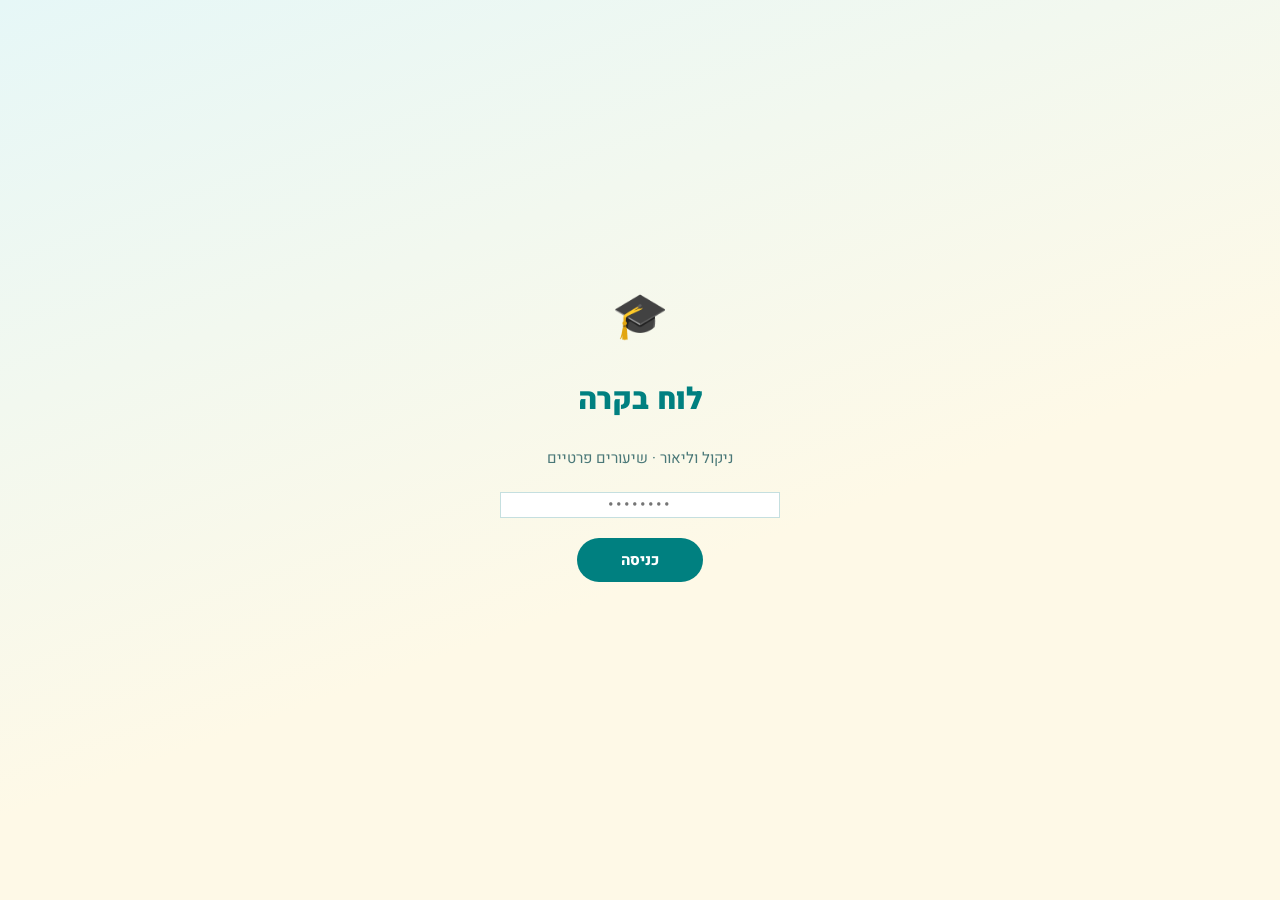
<file: dashboard.html>
<!DOCTYPE html>
<html lang="he" dir="rtl">
<head>
  <meta charset="UTF-8"/>
  <meta name="viewport" content="width=device-width, initial-scale=1.0"/>
  <title>לוח בקרה — שיעורים פרטיים</title>
  <link rel="preconnect" href="https://fonts.googleapis.com"/>
  <link rel="preconnect" href="https://fonts.gstatic.com" crossorigin/>
  <link href="https://fonts.googleapis.com/css2?family=Heebo:wght@300;400;600;700;800;900&display=swap" rel="stylesheet"/>
  <style>
    /* ── Design Tokens (landing page system) ── */
    :root {
      --bg:           #FEF9E7;
      --surface:      #FAFDF9;
      --card:         #ffffff;
      --accent:       #008080;
      --accent-soft:  #2AA8A8;
      --accent-dim:   rgba(0,128,128,0.08);
      --accent-glow:  rgba(0,128,128,0.18);
      --accent-border:rgba(0,128,128,0.22);
      --coral:        #FF7F50;
      --coral-dim:    rgba(255,127,80,0.10);
      --coral-border: rgba(255,127,80,0.35);
      --text:         #1A3333;
      --muted:        #4A7878;
      --faint:        #C5DFDF;
      --border-card:  #7FBFBF;
      --green:        #16a34a;
      --green-dim:    rgba(22,163,74,0.10);
      --green-border: rgba(22,163,74,0.30);
      --red:          #dc2626;
      --red-dim:      rgba(220,38,38,0.08);
      --red-border:   rgba(220,38,38,0.28);
      --shadow:       rgba(0,80,80,0.07);
      --shadow-md:    rgba(0,80,80,0.13);
      --nav-bg:       rgba(254,249,231,0.92);
      --r-sm: 10px; --r-md: 16px; --r-lg: 22px;
    }

    *, *::before, *::after { box-sizing: border-box; margin: 0; padding: 0; }
    html { font-size: 15px; scroll-behavior: smooth; }
    body {
      font-family: 'Heebo', sans-serif;
      background: var(--bg); color: var(--text);
      min-height: 100vh; overflow-x: hidden; direction: rtl; line-height: 1.7;
    }
    body::before {
      content: ''; position: fixed; inset: 0;
      background-image: radial-gradient(var(--border-card) 1.5px, transparent 1.5px);
      background-size: 28px 28px; opacity: 0.3;
      pointer-events: none; z-index: 0;
    }
    * { position: relative; }

    input, textarea, select, button { font-family: 'Heebo', sans-serif; }
    input[type="text"], input[type="date"], input[type="time"], input[type="number"],
    textarea, select {
      background: var(--surface); border: 1.5px solid var(--faint);
      color: var(--text); border-radius: var(--r-sm); padding: 8px 12px;
      font-size: 0.88rem; width: 100%; outline: none; transition: border-color 0.2s;
    }
    input:focus, textarea:focus, select:focus { border-color: var(--accent); }
    textarea { resize: vertical; min-height: 70px; }

    /* ── Lock Screen ── */
    #lock-screen {
      position: fixed; inset: 0;
      background: linear-gradient(160deg, #e6f7f7 0%, var(--bg) 60%, #fef9e7 100%);
      display: flex; align-items: center; justify-content: center;
      z-index: 9999; flex-direction: column; gap: 20px;
    }
    #lock-screen h2 { font-size: 2rem; font-weight: 900; color: var(--accent); }
    #lock-screen p { color: var(--muted); }
    #lock-screen input {
      width: 280px; font-size: 1.1rem; text-align: center;
      letter-spacing: .12em; background: var(--card);
      border: 1.5px solid var(--faint);
    }
    #lock-screen button {
      background: var(--accent); color: #fff;
      font-size: 1rem; font-weight: 800;
      padding: 11px 44px; border-radius: 30px; border: none; cursor: pointer;
      transition: opacity .2s, transform .15s;
    }
    #lock-screen button:hover { opacity: .88; transform: translateY(-1px); }
    #lock-error { color: var(--red); font-size: 0.9rem; min-height: 20px; }

    /* ── Nav ── */
    #nav {
      position: sticky; top: 0; z-index: 100;
      background: var(--nav-bg); backdrop-filter: blur(16px) saturate(160%);
      border-bottom: 1px solid var(--border-card);
      padding: 0 2rem; height: 60px;
      display: flex; align-items: center; justify-content: space-between;
      box-shadow: 0 1px 12px var(--shadow);
    }
    .nav-logo { font-size: 1.05rem; font-weight: 900; color: var(--text); }
    .nav-logo span { color: var(--muted); font-weight: 400; font-size: .88rem; margin-right: 8px; }
    .nav-actions { display: flex; gap: 10px; align-items: center; }

    /* ── Buttons ── */
    .btn {
      display: inline-flex; align-items: center; gap: 6px; border: none; cursor: pointer;
      font-family: 'Heebo', sans-serif; font-weight: 700; border-radius: var(--r-sm);
      padding: 8px 18px; font-size: .85rem; transition: opacity .2s, transform .15s;
      text-decoration: none;
    }
    .btn:hover { opacity: .88; transform: translateY(-1px); }
    .btn-gold  { background: var(--accent); color: #fff; }
    .btn-outline { background: var(--accent-dim); border: 1.5px solid var(--accent-border); color: var(--accent); }
    .btn-ghost { background: rgba(0,128,128,0.04); border: 1.5px solid var(--faint); color: var(--muted); }
    .btn-danger { background: var(--red-dim); border: 1px solid var(--red-border); color: var(--red); }
    .btn-sm { padding: 5px 12px; font-size: .78rem; }

    /* ── Layout ── */
    .page { max-width: 1200px; margin: 0 auto; padding: 2rem 1.5rem 6rem; }

    /* ── Stats bar ── */
    .stats-bar {
      display: grid; grid-template-columns: repeat(auto-fit, minmax(180px, 1fr));
      gap: 14px; margin-bottom: 2rem;
    }
    .stat-card {
      background: var(--card); border: 1px solid var(--faint);
      border-radius: var(--r-md); padding: 20px;
      box-shadow: 0 2px 12px var(--shadow);
    }
    .stat-card .s-label { font-size: .72rem; font-weight: 700; color: var(--muted);
      letter-spacing: .08em; text-transform: uppercase; margin-bottom: 6px; }
    .stat-card .s-value { font-size: 2rem; font-weight: 900; color: var(--text); }
    .stat-card .s-value.gold  { color: var(--accent); }
    .stat-card .s-value.green { color: var(--green); }
    .stat-card .s-value.red   { color: var(--red); }
    .stat-card .s-sub { font-size: .78rem; color: var(--muted); margin-top: 4px; }

    /* ── Section header ── */
    .sec-header {
      display: flex; align-items: center; justify-content: space-between;
      margin-bottom: 1.2rem;
    }
    .sec-header h2 { font-size: 1.2rem; font-weight: 800; color: var(--text); }
    .sec-header .s-label2 { font-size: .72rem; font-weight: 700; color: var(--accent);
      letter-spacing: .1em; text-transform: uppercase; }

    /* ── Students grid ── */
    .students-grid {
      display: grid;
      grid-template-columns: repeat(auto-fill, minmax(520px, 1fr));
      gap: 20px;
    }

    /* ── Student card ── */
    .student-card {
      background: var(--card); border: 1px solid var(--faint);
      border-radius: var(--r-lg); overflow: hidden;
      box-shadow: 0 2px 16px var(--shadow);
      transition: border-color .2s, box-shadow .2s;
    }
    .student-card:hover { border-color: var(--accent-soft); box-shadow: 0 4px 24px var(--accent-glow); }

    .sc-header {
      background: linear-gradient(135deg, var(--accent-dim), rgba(255,127,80,0.04));
      border-bottom: 1px solid var(--faint);
      padding: 18px 24px;
      display: flex; align-items: center; justify-content: space-between; gap: 12px;
    }
    .sc-header-left { display: flex; align-items: center; gap: 14px; }
    .sc-avatar {
      width: 48px; height: 48px; border-radius: 50%;
      background: var(--accent-dim); border: 2px solid var(--accent-border);
      display: flex; align-items: center; justify-content: center;
      font-size: 1.4rem; flex-shrink: 0;
    }
    .sc-name { font-size: 1.1rem; font-weight: 800; color: var(--text); }
    .sc-subject { font-size: .82rem; color: var(--muted); margin-top: 2px; }
    .sc-badges { display: flex; gap: 6px; flex-wrap: wrap; }
    .badge { font-size: .72rem; font-weight: 700; padding: 3px 10px; border-radius: 20px; letter-spacing: .04em; }
    .badge-level { background: var(--accent-dim); border: 1px solid var(--accent-border); color: var(--accent); }
    .badge-style { background: var(--coral-dim); border: 1px solid var(--coral-border); color: var(--coral); }
    .badge-ok    { background: var(--green-dim); border: 1px solid var(--green-border); color: var(--green); }
    .badge-warn  { background: var(--red-dim);   border: 1px solid var(--red-border);   color: var(--red); }

    .sc-body { padding: 0; }

    /* Tabs */
    .sc-tabs { display: flex; border-bottom: 1px solid var(--faint); padding: 0 24px; gap: 0; }
    .sc-tab {
      font-size: .82rem; font-weight: 700; color: var(--muted);
      padding: 10px 16px; cursor: pointer; border-bottom: 2px solid transparent;
      transition: color .2s, border-color .2s; white-space: nowrap;
    }
    .sc-tab.active { color: var(--accent); border-bottom-color: var(--accent); }
    .sc-tab:hover:not(.active) { color: var(--text); }

    .sc-panel { display: none; padding: 20px 24px; }
    .sc-panel.active { display: block; }

    /* Fields */
    .field-row { display: grid; grid-template-columns: 1fr 1fr; gap: 12px; margin-bottom: 12px; }
    .field-row.single { grid-template-columns: 1fr; }
    .field-row.three  { grid-template-columns: 1fr 1fr 1fr; }
    .field { display: flex; flex-direction: column; gap: 5px; }
    .field label { font-size: .72rem; font-weight: 700; color: var(--muted);
      letter-spacing: .05em; text-transform: uppercase; }

    /* Payments table */
    .payments-table { width: 100%; border-collapse: collapse; font-size: .85rem; }
    .payments-table th {
      text-align: right; padding: 8px 10px; color: var(--accent);
      font-size: .72rem; letter-spacing: .06em; text-transform: uppercase;
      border-bottom: 1.5px solid var(--faint); background: var(--accent-dim);
    }
    .payments-table td { padding: 8px 10px; border-bottom: 1px solid var(--faint); color: var(--text); }
    .payments-table tr:last-child td { border-bottom: none; }
    .payments-table tr:hover td { background: var(--accent-dim); }
    .paid-badge   { color: var(--green); font-weight: 700; font-size: .8rem; }
    .unpaid-badge { color: var(--red);   font-weight: 700; font-size: .8rem; }

    .payment-summary {
      display: flex; gap: 20px; margin-bottom: 14px;
      padding: 12px 16px; background: var(--accent-dim);
      border: 1px solid var(--accent-border); border-radius: var(--r-md);
    }
    .ps-item { text-align: center; }
    .ps-item .psi-val { font-size: 1.3rem; font-weight: 900; }
    .ps-item .psi-lbl { font-size: .72rem; color: var(--muted); margin-top: 2px; }

    /* Next lesson */
    .next-lesson-box {
      background: var(--accent-dim); border: 1px solid var(--accent-border);
      border-radius: var(--r-md); padding: 16px;
    }
    .nl-label { font-size: .72rem; font-weight: 700; color: var(--accent);
      letter-spacing: .1em; text-transform: uppercase; margin-bottom: 10px; }
    .nl-date { font-size: 1.5rem; font-weight: 900; color: var(--text); }
    .nl-meta { font-size: .85rem; color: var(--muted); margin-top: 4px; }

    /* Homework */
    .hw-item {
      display: flex; align-items: flex-start; gap: 12px;
      padding: 10px 0; border-bottom: 1px solid var(--faint);
    }
    .hw-item:last-child { border-bottom: none; }
    .hw-check {
      width: 22px; height: 22px; border-radius: 6px; flex-shrink: 0;
      border: 1.5px solid var(--faint); cursor: pointer;
      display: flex; align-items: center; justify-content: center;
      transition: background .2s, border-color .2s; margin-top: 2px;
    }
    .hw-check.done { background: var(--green); border-color: var(--green); color: #fff; font-size: .8rem; }
    .hw-text { flex: 1; }
    .hw-task { font-size: .9rem; color: var(--text); }
    .hw-task.done-text { text-decoration: line-through; color: var(--muted); }
    .hw-date { font-size: .75rem; color: var(--muted); margin-top: 2px; }

    /* Progress bar */
    .progress-bar-wrap { margin: 8px 0 16px; }
    .progress-bar-label { display: flex; justify-content: space-between;
      font-size: .78rem; color: var(--muted); margin-bottom: 5px; }
    .progress-bar-bg { height: 8px; background: var(--faint); border-radius: 4px; overflow: hidden; }
    .progress-bar-fill { height: 100%; border-radius: 4px; transition: width .4s;
      background: linear-gradient(90deg, var(--accent), var(--accent-soft)); }

    /* Add form */
    .add-form {
      background: var(--surface); border: 1.5px solid var(--faint);
      border-radius: var(--r-md); padding: 16px; margin-bottom: 14px; display: none;
    }
    .add-form.open { display: block; }
    .add-form h4 { font-size: .85rem; font-weight: 700; color: var(--accent); margin-bottom: 12px; }

    /* Modal */
    #modal-bg {
      position: fixed; inset: 0; background: rgba(26,51,51,0.4);
      backdrop-filter: blur(6px); z-index: 500;
      display: none; align-items: center; justify-content: center;
    }
    #modal-bg.open { display: flex; }
    #modal {
      background: var(--card); border: 1px solid var(--faint);
      border-radius: var(--r-lg); padding: 32px; width: min(560px, 95vw);
      max-height: 90vh; overflow-y: auto;
      box-shadow: 0 12px 48px var(--shadow-md);
    }
    #modal h3 { font-size: 1.2rem; font-weight: 800; color: var(--accent); margin-bottom: 20px; }

    /* Divider */
    .divider { height: 1px; background: var(--faint); margin: 14px 0; }

    /* Empty state */
    .empty { text-align: center; padding: 24px; color: var(--muted); font-size: .9rem; }

    .save-indicator {
      font-size: .75rem; color: var(--green); opacity: 0;
      transition: opacity .3s; margin-right: 8px;
    }
    .save-indicator.show { opacity: 1; }

    @media (max-width: 600px) {
      .students-grid { grid-template-columns: 1fr; }
      .field-row { grid-template-columns: 1fr; }
      .field-row.three { grid-template-columns: 1fr 1fr; }
    }
  </style>
</head>
<body>

<!-- ── LOCK SCREEN ── -->
<div id="lock-screen">
  <div style="font-size:3rem">🎓</div>
  <h2>לוח בקרה</h2>
  <p>ניקול וליאור · שיעורים פרטיים</p>
  <input type="password" id="pw-input" placeholder="••••••••" onkeydown="if(event.key==='Enter')checkPw()"/>
  <button onclick="checkPw()">כניסה</button>
  <div id="lock-error"></div>
</div>

<!-- ── NAV ── -->
<div id="nav" style="display:none">
  <div class="nav-logo">לוח בקרה <span>ניקול וליאור · שיעורים פרטיים</span></div>
  <div class="nav-actions">
    <span class="save-indicator" id="save-indicator">✓ נשמר</span>
    <button class="btn btn-outline" onclick="openModal()">+ תלמיד חדש</button>
    <a href="index.html" class="btn btn-ghost">← האתר</a>
  </div>
</div>

<!-- ── MAIN PAGE ── -->
<div class="page" id="main-page" style="display:none">

  <!-- Stats bar -->
  <div class="stats-bar" id="stats-bar"></div>

  <!-- Students -->
  <div class="sec-header">
    <div>
      <div class="sec-label2" style="font-size:.75rem;color:var(--gold);letter-spacing:.1em;text-transform:uppercase;margin-bottom:4px;">תלמידים פעילים</div>
      <h2 style="font-size:1.3rem;font-weight:800">לוח תלמידים</h2>
    </div>
  </div>
  <div class="students-grid" id="students-grid"></div>

</div>

<!-- ── ADD STUDENT MODAL ── -->
<div id="modal-bg">
  <div id="modal">
    <h3>➕ הוספת תלמיד חדש</h3>
    <div class="field-row">
      <div class="field"><label>שם</label><input type="text" id="ns-name" placeholder="שם התלמיד"/></div>
      <div class="field"><label>מקצוע</label><input type="text" id="ns-subject" placeholder="מתמטיקה, פיזיקה..."/></div>
    </div>
    <div class="field-row three">
      <div class="field"><label>רמה</label>
        <select id="ns-level">
          <option>מתחיל</option><option>בינוני</option><option>מתקדם</option><option>מצטיין</option>
        </select>
      </div>
      <div class="field"><label>סגנון למידה</label>
        <select id="ns-style">
          <option>ויזואלי</option><option>שמיעתי</option><option>קינסתטי</option><option>קריאה/כתיבה</option>
        </select>
      </div>
      <div class="field"><label>אמוג׳י</label><input type="text" id="ns-emoji" placeholder="🎓" maxlength="2"/></div>
    </div>
    <div class="field-row single">
      <div class="field"><label>מטרות</label><textarea id="ns-goals" placeholder="המטרות של התלמיד..."></textarea></div>
    </div>
    <div class="field-row">
      <div class="field"><label>טלפון תלמיד/ה</label><input type="text" id="ns-phone" placeholder="05X-XXX-XXXX"/></div>
      <div class="field"><label>טלפון הורה</label><input type="text" id="ns-parent" placeholder="05X-XXX-XXXX"/></div>
    </div>
    <div style="display:flex;gap:10px;margin-top:16px;justify-content:flex-end">
      <button class="btn btn-ghost" onclick="closeModal()">ביטול</button>
      <button class="btn btn-gold" onclick="addStudent()">➕ הוסף תלמיד</button>
    </div>
  </div>
</div>

<script>
/* ══════════════════════════════════════
   DATA
══════════════════════════════════════ */
const PASSWORD = 'nikol2026'; // ← שנה כאן את הסיסמה

function loadData() {
  const raw = localStorage.getItem('tutor_dashboard_v2');
  if (raw) {
    const parsed = JSON.parse(raw);
    // migration: remove Lior (test student)
    const liorIdx = parsed.students.findIndex(s => s.name === 'ליאור');
    if (liorIdx !== -1) {
      parsed.students.splice(liorIdx, 1);
      localStorage.setItem('tutor_dashboard_v2', JSON.stringify(parsed));
    }
    // migration: fix Liza's session amount to 100
    const lizaFix = parsed.students.find(s => s.name === 'ליזה');
    if (lizaFix) {
      lizaFix.sessions.forEach(sess => { if (sess.amount === 0) sess.amount = 100; });
      localStorage.setItem('tutor_dashboard_v2', JSON.stringify(parsed));
    }
    // migration: update Liza's next lesson to 2026-04-09 and add session
    const lizaNext = parsed.students.find(s => s.name === 'ליזה');
    if (lizaNext) {
      lizaNext.nextLesson = { date: '2026-04-09', time: '18:00', type: 'יחיד' };
      if (!lizaNext.sessions.find(s => s.id === 'liza_s2')) {
        lizaNext.sessions.push({ id: 'liza_s2', date: '2026-04-09', type: 'יחיד', duration: 60, amount: 100, paid: false, notes: 'אינטגרלים המשך' });
      }
      localStorage.setItem('tutor_dashboard_v2', JSON.stringify(parsed));
    }
    // migration: add Liza if not present
    const liza = parsed.students.find(s => s.name === 'ליזה');
    if (!liza) {
      parsed.students.push({
        id: 'liza_' + Date.now(),
        name: 'ליזה',
        subject: 'מתמטיקה',
        level: 'מתחיל',
        style: 'ויזואלי',
        emoji: '✏️',
        goals: 'בניית בסיס במתמטיקה',
        phone: '',
        parent: '',
        progress: 0,
        progressNote: '',
        nextLesson: { date: '2026-04-06', time: '18:00', type: 'יחיד' },
        sessions: [
          { id: 'liza_s1', date: '2026-04-06', type: 'יחיד', duration: 60, amount: 100, paid: false, notes: 'אינטגרלים' }
        ],
        homework: [],
        notes: ''
      });
      localStorage.setItem('tutor_dashboard_v2', JSON.stringify(parsed));
    }
    return parsed;
  }
  // Default data
  return {
    students: [
      {
        id: 'liza_' + Date.now(),
        name: 'ליזה',
        subject: 'מתמטיקה',
        level: 'מתחיל',
        style: 'ויזואלי',
        emoji: '✏️',
        goals: 'בניית בסיס במתמטיקה',
        phone: '',
        parent: '',
        progress: 0,
        progressNote: '',
        nextLesson: { date: '2026-04-09', time: '18:00', type: 'יחיד' },
        sessions: [
          { id: 'liza_s1', date: '2026-04-06', type: 'יחיד', duration: 60, amount: 100, paid: false, notes: 'אינטגרלים' },
          { id: 'liza_s2', date: '2026-04-09', type: 'יחיד', duration: 60, amount: 100, paid: false, notes: 'אינטגרלים המשך' }
        ],
        homework: [],
        notes: ''
      }
    ]
  };
}

let data = loadData();

function save() {
  localStorage.setItem('tutor_dashboard_v2', JSON.stringify(data));
  const ind = document.getElementById('save-indicator');
  ind.classList.add('show');
  setTimeout(() => ind.classList.remove('show'), 1800);
}

/* ══════════════════════════════════════
   AUTH
══════════════════════════════════════ */
function checkPw() {
  const val = document.getElementById('pw-input').value;
  if (val === PASSWORD || sessionStorage.getItem('tutor_auth') === '1') {
    sessionStorage.setItem('tutor_auth', '1');
    document.getElementById('lock-screen').style.display = 'none';
    document.getElementById('nav').style.display = 'flex';
    document.getElementById('main-page').style.display = 'block';
    render();
  } else {
    document.getElementById('lock-error').textContent = 'סיסמה שגויה';
    document.getElementById('pw-input').value = '';
  }
}

// Auto-login if already authenticated this session
if (sessionStorage.getItem('tutor_auth') === '1') {
  document.addEventListener('DOMContentLoaded', () => {
    document.getElementById('lock-screen').style.display = 'none';
    document.getElementById('nav').style.display = 'flex';
    document.getElementById('main-page').style.display = 'block';
    render();
  });
}

/* ══════════════════════════════════════
   RENDER
══════════════════════════════════════ */
function render() {
  renderStats();
  renderStudents();
}

function renderStats() {
  const students = data.students;
  let totalSessions = 0, totalPaid = 0, totalOwed = 0, nextLessons = 0;
  const today = new Date().toISOString().split('T')[0];

  students.forEach(s => {
    s.sessions.forEach(sess => {
      totalSessions++;
      totalOwed += sess.amount;
      if (sess.paid) totalPaid += sess.amount;
    });
    if (s.nextLesson && s.nextLesson.date >= today) nextLessons++;
  });

  const balance = totalOwed - totalPaid;

  document.getElementById('stats-bar').innerHTML = `
    <div class="stat-card">
      <div class="s-label">תלמידים פעילים</div>
      <div class="s-value gold">${students.length}</div>
      <div class="s-sub">תלמידים רשומים</div>
    </div>
    <div class="stat-card">
      <div class="s-label">שיעורים שניתנו</div>
      <div class="s-value">${totalSessions}</div>
      <div class="s-sub">סה"כ שיעורים</div>
    </div>
    <div class="stat-card">
      <div class="s-label">שולם</div>
      <div class="s-value green">₪${totalPaid}</div>
      <div class="s-sub">מתוך ₪${totalOwed} סה"כ</div>
    </div>
    <div class="stat-card">
      <div class="s-label">יתרה לגבייה</div>
      <div class="s-value ${balance > 0 ? 'red' : 'green'}">₪${balance}</div>
      <div class="s-sub">${balance > 0 ? 'טרם שולם' : 'מלא שולם ✓'}</div>
    </div>
    <div class="stat-card">
      <div class="s-label">שיעורים קרובים</div>
      <div class="s-value gold">${nextLessons}</div>
      <div class="s-sub">מתוכננים</div>
    </div>
  `;
}

function renderStudents() {
  const grid = document.getElementById('students-grid');
  if (!data.students.length) {
    grid.innerHTML = '<div class="empty">אין תלמידים עדיין — לחץ "תלמיד חדש" כדי להתחיל</div>';
    return;
  }
  grid.innerHTML = data.students.map(s => studentCard(s)).join('');
}

function studentCard(s) {
  const paid = s.sessions.reduce((a, x) => a + (x.paid ? x.amount : 0), 0);
  const owed = s.sessions.reduce((a, x) => a + x.amount, 0);
  const balance = owed - paid;
  const hwPending = s.homework.filter(h => !h.done).length;

  return `
  <div class="student-card" id="card-${s.id}">
    <div class="sc-header">
      <div class="sc-header-left">
        <div class="sc-avatar">${s.emoji || '🎓'}</div>
        <div>
          <div class="sc-name">${s.name}</div>
          <div class="sc-subject">${s.subject}</div>
        </div>
      </div>
      <div style="display:flex;flex-direction:column;gap:6px;align-items:flex-end">
        <div class="sc-badges">
          <span class="badge badge-level">${s.level}</span>
          <span class="badge badge-style">${s.style}</span>
          ${balance > 0 ? `<span class="badge badge-warn">₪${balance} חוב</span>` : `<span class="badge badge-ok">שולם ✓</span>`}
          ${hwPending > 0 ? `<span class="badge badge-warn">${hwPending} ש"ב פתוחים</span>` : ''}
        </div>
        <button class="btn btn-danger btn-sm" onclick="deleteStudent('${s.id}')">🗑 מחק</button>
      </div>
    </div>
    <div class="sc-body">
      <div class="sc-tabs">
        <div class="sc-tab active" onclick="switchTab('${s.id}','overview',this)">סקירה</div>
        <div class="sc-tab" onclick="switchTab('${s.id}','payments',this)">תשלומים</div>
        <div class="sc-tab" onclick="switchTab('${s.id}','homework',this)">שיעורי בית</div>
        <div class="sc-tab" onclick="switchTab('${s.id}','profile',this)">פרופיל</div>
      </div>

      <!-- OVERVIEW -->
      <div class="sc-panel active" id="panel-${s.id}-overview">
        ${s.nextLesson && s.nextLesson.date ? `
        <div class="next-lesson-box" style="margin-bottom:14px">
          <div class="nl-label">📅 שיעור הבא</div>
          <div class="nl-date">${formatDate(s.nextLesson.date)}${s.nextLesson.time ? ' · ' + s.nextLesson.time : ''}</div>
          <div class="nl-meta">סוג: ${s.nextLesson.type || 'יחיד'}</div>
        </div>` : `
        <div class="next-lesson-box" style="margin-bottom:14px">
          <div class="nl-label">📅 שיעור הבא</div>
          <div class="nl-date" style="font-size:1rem;color:var(--muted)">לא קבוע</div>
        </div>`}

        <div class="field-row three">
          <div class="field"><label>תאריך שיעור הבא</label>
            <input type="date" value="${s.nextLesson?.date||''}" onchange="updateField('${s.id}','nextLesson.date',this.value)"/></div>
          <div class="field"><label>שעה</label>
            <input type="time" value="${s.nextLesson?.time||''}" onchange="updateField('${s.id}','nextLesson.time',this.value)"/></div>
          <div class="field"><label>סוג</label>
            <select onchange="updateField('${s.id}','nextLesson.type',this.value)">
              ${['יחיד','כפול','משולש'].map(t=>`<option ${(s.nextLesson?.type||'יחיד')===t?'selected':''}>${t}</option>`).join('')}
            </select>
          </div>
        </div>

        <div class="divider"></div>

        <div class="field" style="margin-bottom:10px">
          <label>התקדמות (%)</label>
          <div style="display:flex;gap:10px;align-items:center">
            <input type="number" min="0" max="100" value="${s.progress||0}"
              onchange="updateField('${s.id}','progress',+this.value)" style="width:80px;flex-shrink:0"/>
            <div style="flex:1">
              <div class="progress-bar-bg"><div class="progress-bar-fill" style="width:${s.progress||0}%"></div></div>
            </div>
          </div>
        </div>

        <div class="field">
          <label>הערות התקדמות</label>
          <textarea onchange="updateField('${s.id}','progressNote',this.value)">${s.progressNote||''}</textarea>
        </div>
      </div>

      <!-- PAYMENTS -->
      <div class="sc-panel" id="panel-${s.id}-payments">
        <div class="payment-summary">
          <div class="ps-item"><div class="psi-val" style="color:var(--text)">₪${owed}</div><div class="psi-lbl">סה"כ</div></div>
          <div class="ps-item"><div class="psi-val" style="color:var(--green)">₪${paid}</div><div class="psi-lbl">שולם</div></div>
          <div class="ps-item"><div class="psi-val" style="color:${balance>0?'var(--red)':'var(--green)'}">₪${balance}</div><div class="psi-lbl">יתרה</div></div>
          <div class="ps-item"><div class="psi-val" style="color:var(--text)">${s.sessions.length}</div><div class="psi-lbl">שיעורים</div></div>
        </div>

        <div class="add-form" id="add-session-${s.id}">
          <h4>➕ הוסף שיעור</h4>
          <div class="field-row three">
            <div class="field"><label>תאריך</label><input type="date" id="ns-date-${s.id}" value="${new Date().toISOString().split('T')[0]}"/></div>
            <div class="field"><label>סוג</label>
              <select id="ns-type-${s.id}">
                <option value="יחיד · 45 דק׳">יחיד · 45 דק׳</option>
                <option value="כפול · 90 דק׳">כפול · 90 דק׳</option>
                <option value="משולש · 135 דק׳">משולש · 135 דק׳</option>
              </select>
            </div>
            <div class="field"><label>סכום ₪</label><input type="number" id="ns-amount-${s.id}" value="120"/></div>
          </div>
          <div class="field-row">
            <div class="field"><label>סטטוס</label>
              <select id="ns-paid-${s.id}"><option value="true">✅ שולם</option><option value="false">⏳ טרם שולם</option></select>
            </div>
            <div class="field"><label>הערות</label><input type="text" id="ns-notes-${s.id}" placeholder="הערות לשיעור..."/></div>
          </div>
          <div style="display:flex;gap:8px;margin-top:10px">
            <button class="btn btn-gold btn-sm" onclick="addSession('${s.id}')">שמור שיעור</button>
            <button class="btn btn-ghost btn-sm" onclick="toggleForm('add-session-${s.id}')">ביטול</button>
          </div>
        </div>

        <button class="btn btn-outline btn-sm" style="margin-bottom:10px" onclick="toggleForm('add-session-${s.id}')">+ הוסף שיעור</button>

        ${s.sessions.length ? `
        <table class="payments-table">
          <thead><tr><th>תאריך</th><th>סוג</th><th>סכום</th><th>סטטוס</th><th></th></tr></thead>
          <tbody>
            ${s.sessions.map(sess => `
            <tr>
              <td>${formatDate(sess.date)}</td>
              <td>${sess.type}</td>
              <td>₪${sess.amount}</td>
              <td>${sess.paid ? '<span class="paid-badge">✅ שולם</span>' : `<span class="unpaid-badge">⏳ טרם שולם</span>`}</td>
              <td style="text-align:left">
                <button class="btn btn-ghost btn-sm" onclick="togglePaid('${s.id}','${sess.id}')">${sess.paid?'סמן כלא שולם':'סמן כשולם'}</button>
                <button class="btn btn-danger btn-sm" onclick="deleteSession('${s.id}','${sess.id}')">✕</button>
              </td>
            </tr>`).join('')}
          </tbody>
        </table>` : '<div class="empty">אין שיעורים עדיין</div>'}
      </div>

      <!-- HOMEWORK -->
      <div class="sc-panel" id="panel-${s.id}-homework">
        <div class="add-form" id="add-hw-${s.id}">
          <h4>➕ הוסף שיעור בית</h4>
          <div class="field-row">
            <div class="field"><label>משימה</label><input type="text" id="hw-task-${s.id}" placeholder="תאר את המשימה..."/></div>
            <div class="field"><label>תאריך</label><input type="date" id="hw-date-${s.id}" value="${new Date().toISOString().split('T')[0]}"/></div>
          </div>
          <div style="display:flex;gap:8px;margin-top:10px">
            <button class="btn btn-gold btn-sm" onclick="addHomework('${s.id}')">שמור</button>
            <button class="btn btn-ghost btn-sm" onclick="toggleForm('add-hw-${s.id}')">ביטול</button>
          </div>
        </div>

        <button class="btn btn-outline btn-sm" style="margin-bottom:12px" onclick="toggleForm('add-hw-${s.id}')">+ הוסף שיעור בית</button>

        ${s.homework.length ? `
        <div>
          ${s.homework.map(hw => `
          <div class="hw-item">
            <div class="hw-check ${hw.done?'done':''}" onclick="toggleHw('${s.id}','${hw.id}')">${hw.done?'✓':''}</div>
            <div class="hw-text">
              <div class="hw-task ${hw.done?'done-text':''}">${hw.task}</div>
              <div class="hw-date">${formatDate(hw.date)}</div>
            </div>
            <button class="btn btn-danger btn-sm" onclick="deleteHw('${s.id}','${hw.id}')">✕</button>
          </div>`).join('')}
        </div>` : '<div class="empty">אין שיעורי בית עדיין</div>'}
      </div>

      <!-- PROFILE -->
      <div class="sc-panel" id="panel-${s.id}-profile">
        <div class="field-row">
          <div class="field"><label>שם</label><input type="text" value="${s.name}" onchange="updateField('${s.id}','name',this.value)"/></div>
          <div class="field"><label>מקצוע</label><input type="text" value="${s.subject}" onchange="updateField('${s.id}','subject',this.value)"/></div>
        </div>
        <div class="field-row three">
          <div class="field"><label>רמה</label>
            <select onchange="updateField('${s.id}','level',this.value)">
              ${['מתחיל','בינוני','מתקדם','מצטיין'].map(l=>`<option ${s.level===l?'selected':''}>${l}</option>`).join('')}
            </select>
          </div>
          <div class="field"><label>סגנון למידה</label>
            <select onchange="updateField('${s.id}','style',this.value)">
              ${['ויזואלי','שמיעתי','קינסתטי','קריאה/כתיבה'].map(l=>`<option ${s.style===l?'selected':''}>${l}</option>`).join('')}
            </select>
          </div>
          <div class="field"><label>אמוג׳י</label>
            <input type="text" value="${s.emoji||'🎓'}" maxlength="2" onchange="updateField('${s.id}','emoji',this.value)"/>
          </div>
        </div>
        <div class="field-row">
          <div class="field"><label>טלפון תלמיד/ה</label><input type="text" value="${s.phone||''}" onchange="updateField('${s.id}','phone',this.value)"/></div>
          <div class="field"><label>טלפון הורה</label><input type="text" value="${s.parent||''}" onchange="updateField('${s.id}','parent',this.value)"/></div>
        </div>
        <div class="field-row single">
          <div class="field"><label>מטרות</label>
            <textarea onchange="updateField('${s.id}','goals',this.value)">${s.goals||''}</textarea>
          </div>
        </div>
        <div class="field-row single">
          <div class="field"><label>הערות כלליות</label>
            <textarea onchange="updateField('${s.id}','notes',this.value)">${s.notes||''}</textarea>
          </div>
        </div>
        <div class="divider"></div>
        <div class="field-row">
          <div class="field">
            <label>🔑 קוד הורה (פורטל הורים)</label>
            <input type="text" value="${getParentPin(s.id)}" placeholder="לדוג׳ 1234"
              onchange="setParentPin('${s.id}',this.value)"
              style="letter-spacing:.12em;font-size:1.1rem;font-weight:700;text-align:center"/>
          </div>
          <div class="field" style="justify-content:flex-end">
            <label style="visibility:hidden">link</label>
            <a href="parent-dashboard.html" target="_blank" class="btn btn-outline btn-sm" style="text-align:center;text-decoration:none">
              🔗 פתח פורטל הורים
            </a>
          </div>
        </div>
      </div>

    </div>
  </div>`;
}

/* ══════════════════════════════════════
   ACTIONS
══════════════════════════════════════ */
function switchTab(sid, tab, el) {
  const card = document.getElementById('card-' + sid);
  card.querySelectorAll('.sc-tab').forEach(t => t.classList.remove('active'));
  card.querySelectorAll('.sc-panel').forEach(p => p.classList.remove('active'));
  el.classList.add('active');
  document.getElementById(`panel-${sid}-${tab}`).classList.add('active');
}

function updateField(sid, field, val) {
  const s = data.students.find(x => x.id === sid);
  if (!s) return;
  if (field.includes('.')) {
    const [a, b] = field.split('.');
    if (!s[a]) s[a] = {};
    s[a][b] = val;
  } else {
    s[field] = val;
  }
  save();
  renderStats();
  // Re-render header badges
  const card = document.getElementById('card-' + sid);
  if (card) {
    const fresh = document.createElement('div');
    fresh.innerHTML = studentCard(s);
    const newCard = fresh.firstElementChild;
    card.querySelector('.sc-header').innerHTML = newCard.querySelector('.sc-header').innerHTML;
  }
}

function toggleForm(id) {
  document.getElementById(id).classList.toggle('open');
}

function addSession(sid) {
  const s = data.students.find(x => x.id === sid);
  const date   = document.getElementById(`ns-date-${sid}`).value;
  const type   = document.getElementById(`ns-type-${sid}`).value;
  const amount = +document.getElementById(`ns-amount-${sid}`).value;
  const paid   = document.getElementById(`ns-paid-${sid}`).value === 'true';
  const notes  = document.getElementById(`ns-notes-${sid}`).value;
  if (!date || !amount) return;
  s.sessions.push({ id: 'sess_' + Date.now(), date, type, amount, paid, notes });
  save();
  render();
}

function togglePaid(sid, sessId) {
  const s = data.students.find(x => x.id === sid);
  const sess = s.sessions.find(x => x.id === sessId);
  if (sess) { sess.paid = !sess.paid; save(); render(); }
}

function deleteSession(sid, sessId) {
  const s = data.students.find(x => x.id === sid);
  s.sessions = s.sessions.filter(x => x.id !== sessId);
  save(); render();
}

function addHomework(sid) {
  const s = data.students.find(x => x.id === sid);
  const task = document.getElementById(`hw-task-${sid}`).value.trim();
  const date = document.getElementById(`hw-date-${sid}`).value;
  if (!task) return;
  s.homework.unshift({ id: 'hw_' + Date.now(), task, date, done: false });
  save(); render();
}

function toggleHw(sid, hwId) {
  const s = data.students.find(x => x.id === sid);
  const hw = s.homework.find(x => x.id === hwId);
  if (hw) { hw.done = !hw.done; save(); render(); }
}

function deleteHw(sid, hwId) {
  const s = data.students.find(x => x.id === sid);
  s.homework = s.homework.filter(x => x.id !== hwId);
  save(); render();
}

function deleteStudent(sid) {
  if (!confirm('למחוק את התלמיד?')) return;
  data.students = data.students.filter(x => x.id !== sid);
  save(); render();
}

function openModal() { document.getElementById('modal-bg').classList.add('open'); }
function closeModal() { document.getElementById('modal-bg').classList.remove('open'); }

function addStudent() {
  const name = document.getElementById('ns-name').value.trim();
  if (!name) return alert('נא להזין שם');
  data.students.push({
    id: 'stu_' + Date.now(),
    name,
    subject:       document.getElementById('ns-subject').value || '',
    level:         document.getElementById('ns-level').value,
    style:         document.getElementById('ns-style').value,
    emoji:         document.getElementById('ns-emoji').value || '🎓',
    goals:         document.getElementById('ns-goals').value || '',
    phone:         document.getElementById('ns-phone').value || '',
    parent:        document.getElementById('ns-parent').value || '',
    progress:      0,
    progressNote:  '',
    nextLesson:    { date: '', time: '', type: 'יחיד' },
    sessions:      [],
    homework:      [],
    notes:         ''
  });
  save(); closeModal(); render();
}

/* close modal on bg click */
document.getElementById('modal-bg').addEventListener('click', function(e) {
  if (e.target === this) closeModal();
});

/* ══════════════════════════════════════
   UTILS
══════════════════════════════════════ */
function formatDate(d) {
  if (!d) return '—';
  const [y, m, day] = d.split('-');
  return `${day}/${m}/${y}`;
}

/* ══════════════════════════════════════
   PARENT PINS
══════════════════════════════════════ */
function getParentPin(sid) {
  try {
    const raw = localStorage.getItem('parent_pins');
    const pins = raw ? JSON.parse(raw) : {};
    return pins[sid] || '';
  } catch(e) { return ''; }
}

function setParentPin(sid, pin) {
  try {
    const raw = localStorage.getItem('parent_pins');
    const pins = raw ? JSON.parse(raw) : {};
    if (pin.trim()) pins[sid] = pin.trim();
    else delete pins[sid];
    localStorage.setItem('parent_pins', JSON.stringify(pins));
    const ind = document.getElementById('save-indicator');
    ind.classList.add('show');
    setTimeout(() => ind.classList.remove('show'), 1800);
  } catch(e) {}
}
</script>
</body>
</html>
</file>
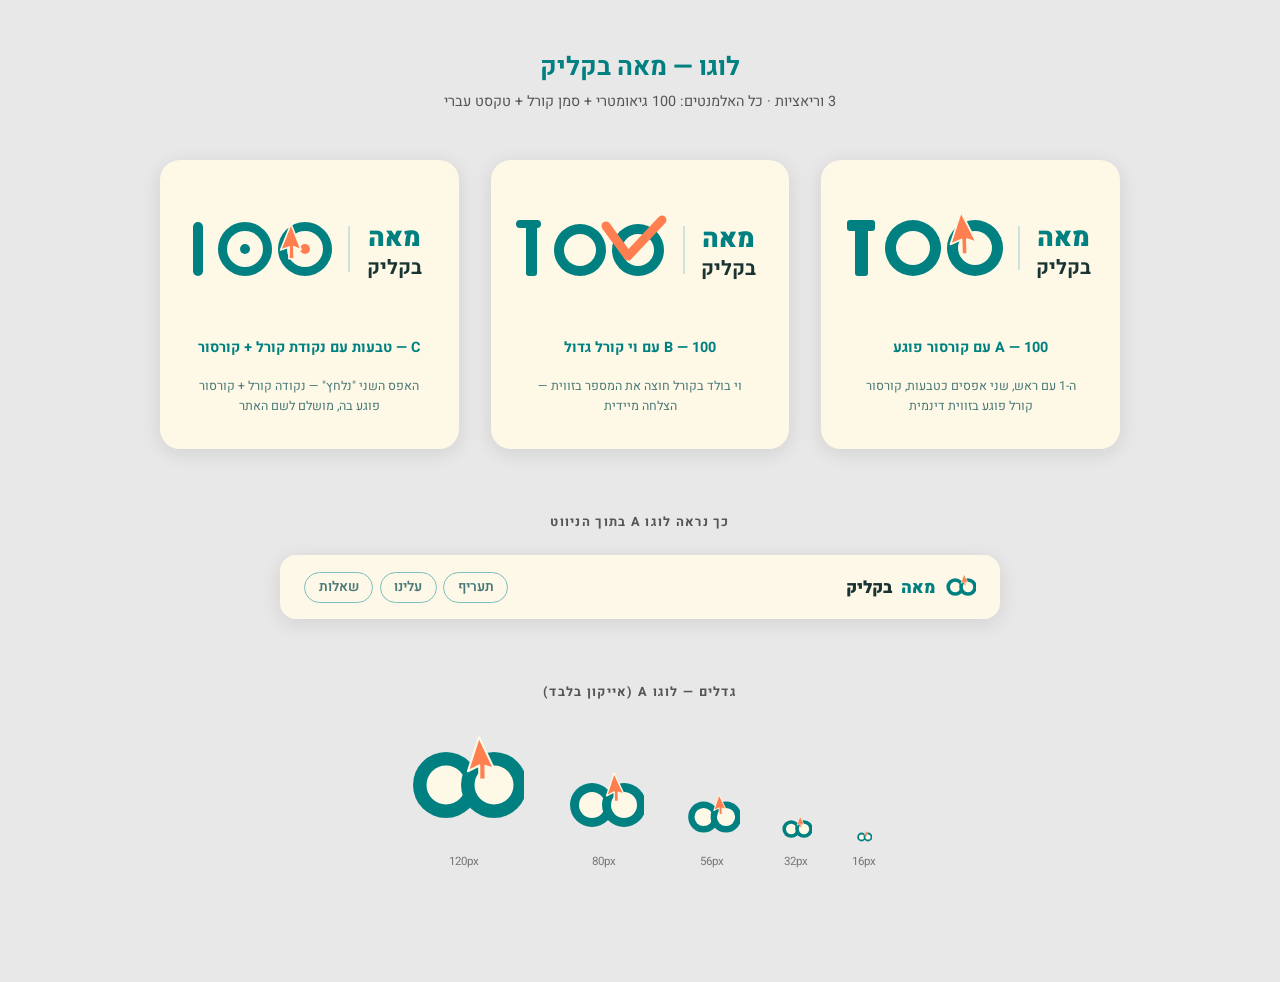
<file: logos-preview.html>
<!DOCTYPE html>
<html lang="he" dir="rtl">
<head>
  <meta charset="UTF-8"/>
  <meta name="viewport" content="width=device-width, initial-scale=1.0"/>
  <title>לוגו – מאה בקליק</title>
  <link href="https://fonts.googleapis.com/css2?family=Heebo:wght@400;700;900&display=swap" rel="stylesheet"/>
  <style>
    *, *::before, *::after { box-sizing: border-box; margin: 0; padding: 0; }
    body {
      background: #e8e8e8;
      font-family: 'Heebo', sans-serif;
      color: #1A3333;
      padding: 3rem 2rem;
      direction: rtl;
    }
    h1 { text-align: center; color: #008080; font-size: 1.6rem; margin-bottom: 0.3rem; }
    .sub { text-align: center; color: #555; margin-bottom: 3rem; font-size: 0.9rem; }

    .section-title {
      text-align: center;
      color: #555;
      font-size: 0.8rem;
      font-weight: 700;
      letter-spacing: 0.1em;
      text-transform: uppercase;
      margin-bottom: 1.5rem;
    }

    /* ── Logo Cards ─────────────── */
    .grid {
      display: grid;
      grid-template-columns: repeat(auto-fit, minmax(280px, 1fr));
      gap: 2rem;
      max-width: 960px;
      margin: 0 auto 4rem;
    }
    .card {
      background: #FEF9E7;
      border-radius: 20px;
      padding: 3rem 2rem 2rem;
      display: flex;
      flex-direction: column;
      align-items: center;
      gap: 1.2rem;
      box-shadow: 0 4px 20px rgba(0,0,0,0.1);
    }
    .card h2 { font-size: 0.9rem; color: #008080; text-align: center; }
    .card p  { font-size: 0.78rem; color: #4A7878; text-align: center; line-height: 1.6; }

    /* ── Nav mockup ─────────────── */
    .nav-mockup {
      max-width: 720px;
      margin: 0 auto 4rem;
      background: rgba(254,249,231,0.95);
      border-radius: 16px;
      padding: 0 1.5rem;
      height: 64px;
      display: flex;
      align-items: center;
      justify-content: space-between;
      box-shadow: 0 4px 20px rgba(0,0,0,0.1);
    }
    .nav-logo-row { display: flex; align-items: center; gap: 0.55rem; font-weight: 900; font-size: 1.05rem; color: #1A3333; }
    .nav-logo-row span { color: #008080; }
    .nav-btns { display: flex; gap: 0.4rem; }
    .nav-btns button {
      background: transparent;
      border: 1.5px solid #7FBFBF;
      color: #4A7878;
      font-family: 'Heebo', sans-serif;
      font-size: 0.85rem;
      font-weight: 600;
      padding: 0.28rem 0.85rem;
      border-radius: 20px;
      cursor: default;
    }

    /* ── Sizes ──────────────────── */
    .sizes-row {
      display: flex;
      align-items: flex-end;
      justify-content: center;
      gap: 2.5rem;
      flex-wrap: wrap;
      max-width: 720px;
      margin: 0 auto 4rem;
    }
    .size-item { display: flex; flex-direction: column; align-items: center; gap: 0.5rem; }
    .size-item span { font-size: 0.72rem; color: #777; }
  </style>
</head>
<body>

<h1>לוגו — מאה בקליק</h1>
<p class="sub">3 וריאציות · כל האלמנטים: 100 גיאומטרי + סמן קורל + טקסט עברי</p>

<!-- ════════ LOGO OPTIONS ════════ -->
<div class="grid">

  <!-- ── OPTION A: 100 + cursor striking ── -->
  <div class="card">

    <!-- Full lockup -->
    <svg width="260" height="110" viewBox="0 0 260 110" fill="none" xmlns="http://www.w3.org/2000/svg">

      <!-- "1" -->
      <rect x="14" y="12" width="13" height="56" rx="3" fill="#008080"/>
      <rect x="6"  y="12" width="28" height="11" rx="3" fill="#008080"/>

      <!-- "0" first — teal ring -->
      <circle cx="72" cy="40" r="28" fill="#008080"/>
      <circle cx="72" cy="40" r="17" fill="#FEF9E7"/>

      <!-- "0" second — teal ring -->
      <circle cx="134" cy="40" r="28" fill="#008080"/>
      <circle cx="134" cy="40" r="17" fill="#FEF9E7"/>

      <!-- Coral cursor at dynamic angle, striking second zero -->
      <g transform="translate(120,4) rotate(18)">
        <polygon points="0,0 0,34 9,26 14,40 19,38 14,24 24,24"
                 fill="#FF7F50" stroke="#FEF9E7" stroke-width="1.8" stroke-linejoin="round"/>
      </g>

      <!-- Divider -->
      <line x1="178" y1="18" x2="178" y2="62" stroke="#C0DADA" stroke-width="1.5"/>

      <!-- Hebrew text — מאה -->
      <text x="222" y="38" text-anchor="middle"
            font-family="Heebo,sans-serif" font-weight="900" font-size="26" fill="#008080">מאה</text>
      <!-- Hebrew text — בקליק -->
      <text x="222" y="66" text-anchor="middle"
            font-family="Heebo,sans-serif" font-weight="700" font-size="20" fill="#1A3333">בקליק</text>

    </svg>

    <h2>A — 100 עם קורסור פוגע</h2>
    <p>ה-1 עם ראש, שני אפסים כטבעות, קורסור קורל פוגע בזווית דינמית</p>
  </div>

  <!-- ── OPTION B: 100 bold + checkmark cursor ── -->
  <div class="card">

    <svg width="260" height="110" viewBox="0 0 260 110" fill="none" xmlns="http://www.w3.org/2000/svg">

      <!-- "1" slim -->
      <rect x="16" y="16" width="11" height="52" rx="3" fill="#008080"/>
      <line x1="10" y1="16" x2="27" y2="16" stroke="#008080" stroke-width="8" stroke-linecap="round"/>

      <!-- "0" first -->
      <circle cx="70" cy="42" r="26" fill="#008080"/>
      <circle cx="70" cy="42" r="16" fill="#FEF9E7"/>

      <!-- "0" second -->
      <circle cx="128" cy="42" r="26" fill="#008080"/>
      <circle cx="128" cy="42" r="16" fill="#FEF9E7"/>

      <!-- Coral bold checkmark striking across -->
      <polyline points="96,18 118,48 152,12"
                stroke="#FF7F50" stroke-width="9" stroke-linecap="round" stroke-linejoin="round" fill="none"/>

      <!-- Divider -->
      <line x1="174" y1="18" x2="174" y2="66" stroke="#C0DADA" stroke-width="1.5"/>

      <!-- Text -->
      <text x="218" y="39" text-anchor="middle"
            font-family="Heebo,sans-serif" font-weight="900" font-size="26" fill="#008080">מאה</text>
      <text x="218" y="67" text-anchor="middle"
            font-family="Heebo,sans-serif" font-weight="700" font-size="20" fill="#1A3333">בקליק</text>

    </svg>

    <h2>B — 100 עם וי קורל גדול</h2>
    <p>וי בולד בקורל חוצה את המספר בזווית — הצלחה מיידית</p>
  </div>

  <!-- ── OPTION C: rings only + cursor inside + text ── -->
  <div class="card">

    <svg width="260" height="110" viewBox="0 0 260 110" fill="none" xmlns="http://www.w3.org/2000/svg">

      <!-- "1" minimalist — just a bold line -->
      <rect x="14" y="14" width="10" height="54" rx="5" fill="#008080"/>

      <!-- "0" first — thick ring with inner dot accent -->
      <circle cx="66" cy="41" r="27" fill="#008080"/>
      <circle cx="66" cy="41" r="18" fill="#FEF9E7"/>
      <circle cx="66" cy="41" r="5"  fill="#008080"/>

      <!-- "0" second — thick ring with coral inner dot (= the click) -->
      <circle cx="126" cy="41" r="27" fill="#008080"/>
      <circle cx="126" cy="41" r="18" fill="#FEF9E7"/>
      <circle cx="126" cy="41" r="5"  fill="#FF7F50"/>

      <!-- Cursor tip at coral dot -->
      <g transform="translate(112,16) rotate(22)">
        <polygon points="0,0 0,28 7,22 11,33 16,31 11,20 19,20"
                 fill="#FF7F50" stroke="#FEF9E7" stroke-width="1.6" stroke-linejoin="round"/>
      </g>

      <!-- Divider -->
      <line x1="170" y1="18" x2="170" y2="64" stroke="#C0DADA" stroke-width="1.5"/>

      <!-- Text -->
      <text x="215" y="38" text-anchor="middle"
            font-family="Heebo,sans-serif" font-weight="900" font-size="26" fill="#008080">מאה</text>
      <text x="215" y="66" text-anchor="middle"
            font-family="Heebo,sans-serif" font-weight="700" font-size="20" fill="#1A3333">בקליק</text>

    </svg>

    <h2>C — טבעות עם נקודת קורל + קורסור</h2>
    <p>האפס השני "נלחץ" — נקודה קורל + קורסור פוגע בה, מושלם לשם האתר</p>
  </div>

</div>

<!-- ════════ NAV PREVIEW ════════ -->
<p class="section-title">כך נראה לוגו A בתוך הניווט</p>
<div class="nav-mockup">
  <div class="nav-logo-row">
    <!-- Icon only version of A -->
    <svg width="32" height="32" viewBox="0 0 80 80" fill="none" xmlns="http://www.w3.org/2000/svg">
      <circle cx="28" cy="40" r="22" fill="#008080"/>
      <circle cx="28" cy="40" r="13" fill="#FEF9E7"/>
      <circle cx="60" cy="40" r="22" fill="#008080"/>
      <circle cx="60" cy="40" r="13" fill="#FEF9E7"/>
      <g transform="translate(50,8) rotate(18)">
        <polygon points="0,0 0,24 6,18 9,27 13,25.5 10,17 16,17"
                 fill="#FF7F50" stroke="#FEF9E7" stroke-width="1.4" stroke-linejoin="round"/>
      </g>
    </svg>
    <span>מאה</span> בקליק
  </div>
  <div class="nav-btns">
    <button>תעריף</button>
    <button>עלינו</button>
    <button>שאלות</button>
  </div>
</div>

<!-- ════════ SIZE SCALE ════════ -->
<p class="section-title">גדלים — לוגו A (אייקון בלבד)</p>
<div class="sizes-row">

  <div class="size-item">
    <svg width="16" height="16" viewBox="0 0 80 80" fill="none"><circle cx="28" cy="40" r="22" fill="#008080"/><circle cx="28" cy="40" r="13" fill="#FEF9E7"/><circle cx="60" cy="40" r="22" fill="#008080"/><circle cx="60" cy="40" r="13" fill="#FEF9E7"/><g transform="translate(50,8) rotate(18)"><polygon points="0,0 0,24 6,18 9,27 13,25.5 10,17 16,17" fill="#FF7F50" stroke="#FEF9E7" stroke-width="1.4" stroke-linejoin="round"/></g></svg>
    <span>16px</span>
  </div>

  <div class="size-item">
    <svg width="32" height="32" viewBox="0 0 80 80" fill="none"><circle cx="28" cy="40" r="22" fill="#008080"/><circle cx="28" cy="40" r="13" fill="#FEF9E7"/><circle cx="60" cy="40" r="22" fill="#008080"/><circle cx="60" cy="40" r="13" fill="#FEF9E7"/><g transform="translate(50,8) rotate(18)"><polygon points="0,0 0,24 6,18 9,27 13,25.5 10,17 16,17" fill="#FF7F50" stroke="#FEF9E7" stroke-width="1.4" stroke-linejoin="round"/></g></svg>
    <span>32px</span>
  </div>

  <div class="size-item">
    <svg width="56" height="56" viewBox="0 0 80 80" fill="none"><circle cx="28" cy="40" r="22" fill="#008080"/><circle cx="28" cy="40" r="13" fill="#FEF9E7"/><circle cx="60" cy="40" r="22" fill="#008080"/><circle cx="60" cy="40" r="13" fill="#FEF9E7"/><g transform="translate(50,8) rotate(18)"><polygon points="0,0 0,24 6,18 9,27 13,25.5 10,17 16,17" fill="#FF7F50" stroke="#FEF9E7" stroke-width="1.4" stroke-linejoin="round"/></g></svg>
    <span>56px</span>
  </div>

  <div class="size-item">
    <svg width="80" height="80" viewBox="0 0 80 80" fill="none"><circle cx="28" cy="40" r="22" fill="#008080"/><circle cx="28" cy="40" r="13" fill="#FEF9E7"/><circle cx="60" cy="40" r="22" fill="#008080"/><circle cx="60" cy="40" r="13" fill="#FEF9E7"/><g transform="translate(50,8) rotate(18)"><polygon points="0,0 0,24 6,18 9,27 13,25.5 10,17 16,17" fill="#FF7F50" stroke="#FEF9E7" stroke-width="1.4" stroke-linejoin="round"/></g></svg>
    <span>80px</span>
  </div>

  <div class="size-item">
    <svg width="120" height="120" viewBox="0 0 80 80" fill="none"><circle cx="28" cy="40" r="22" fill="#008080"/><circle cx="28" cy="40" r="13" fill="#FEF9E7"/><circle cx="60" cy="40" r="22" fill="#008080"/><circle cx="60" cy="40" r="13" fill="#FEF9E7"/><g transform="translate(50,8) rotate(18)"><polygon points="0,0 0,24 6,18 9,27 13,25.5 10,17 16,17" fill="#FF7F50" stroke="#FEF9E7" stroke-width="1.4" stroke-linejoin="round"/></g></svg>
    <span>120px</span>
  </div>

</div>

</body>
</html>
</file>
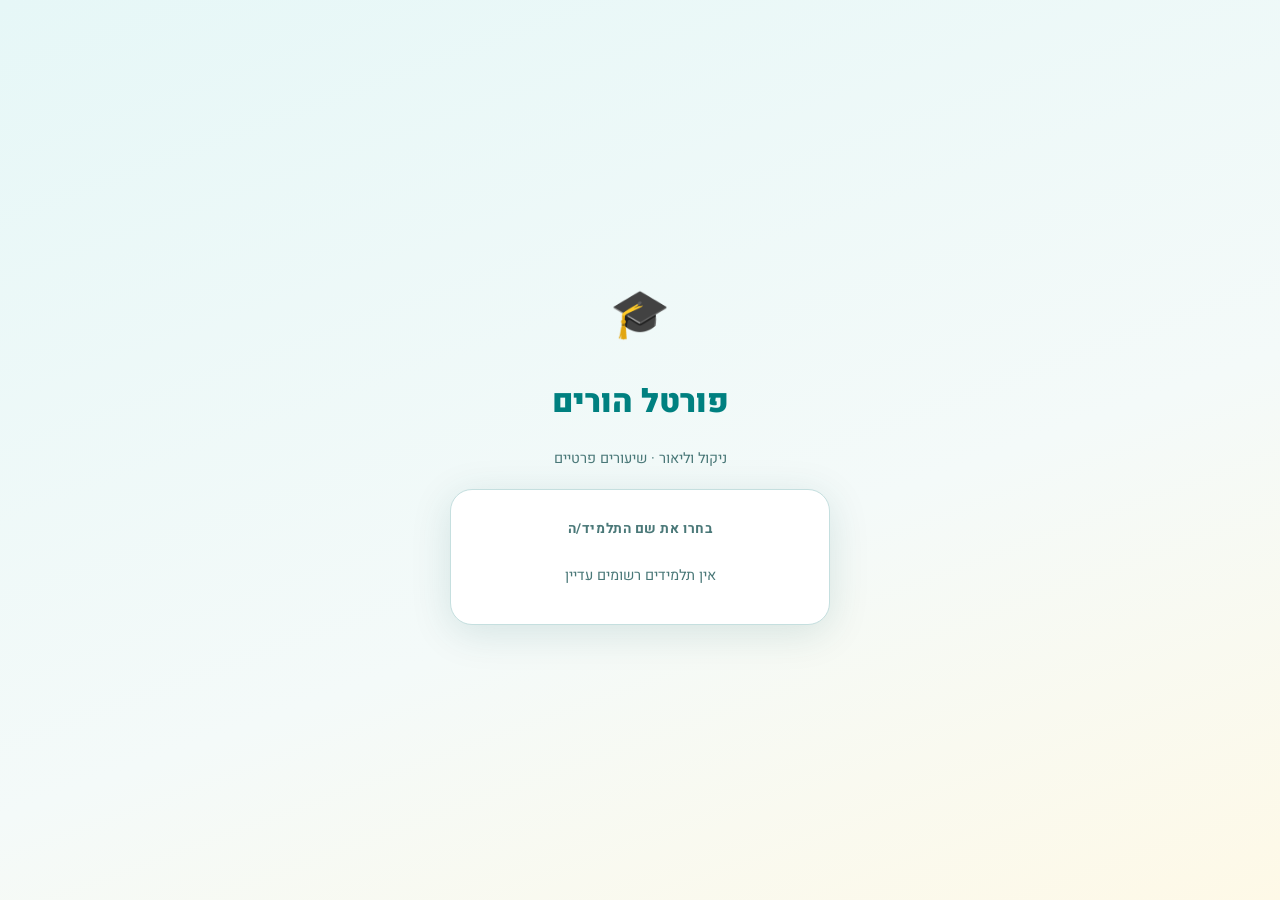
<file: parent-dashboard.html>
<!DOCTYPE html>
<html lang="he" dir="rtl">
<head>
  <meta charset="UTF-8"/>
  <meta name="viewport" content="width=device-width, initial-scale=1.0"/>
  <title>פורטל הורים — שיעורים פרטיים</title>
  <link rel="preconnect" href="https://fonts.googleapis.com"/>
  <link rel="preconnect" href="https://fonts.gstatic.com" crossorigin/>
  <link href="https://fonts.googleapis.com/css2?family=Heebo:wght@300;400;600;700;800;900&display=swap" rel="stylesheet"/>
  <style>
    :root {
      --bg:           #F4FAF9;
      --surface:      #ffffff;
      --card:         #ffffff;
      --accent:       #008080;
      --accent-soft:  #2AA8A8;
      --accent-dim:   rgba(0,128,128,0.08);
      --accent-glow:  rgba(0,128,128,0.18);
      --coral:        #FF7F50;
      --coral-dim:    rgba(255,127,80,0.10);
      --coral-border: rgba(255,127,80,0.35);
      --text:         #1A3333;
      --muted:        #4A7878;
      --faint:        #C5DFDF;
      --green:        #16a34a;
      --green-dim:    rgba(22,163,74,0.10);
      --green-border: rgba(22,163,74,0.30);
      --red:          #dc2626;
      --red-dim:      rgba(220,38,38,0.08);
      --red-border:   rgba(220,38,38,0.28);
      --yellow:       #d97706;
      --yellow-dim:   rgba(217,119,6,0.10);
      --yellow-border:rgba(217,119,6,0.30);
      --nav-bg:       rgba(244,250,249,0.94);
      --shadow:       rgba(0,80,80,0.07);
      --shadow-md:    rgba(0,80,80,0.13);
      --r-sm:10px; --r-md:16px; --r-lg:22px;
    }
    *, *::before, *::after { box-sizing: border-box; margin: 0; padding: 0; }
    html { scroll-behavior: smooth; font-size: 16px; }
    body {
      direction: rtl; font-family: 'Heebo', sans-serif;
      background: var(--bg); color: var(--text);
      line-height: 1.7; overflow-x: hidden; min-height: 100vh;
    }
    body::before {
      content: ''; position: fixed; inset: 0; pointer-events: none; z-index: 0;
      background-image: radial-gradient(rgba(0,128,128,0.12) 1.5px, transparent 1.5px);
      background-size: 28px 28px; opacity: 0.3;
    }
    * { position: relative; }

    /* ── LOCK ── */
    #lock-screen {
      position: fixed; inset: 0;
      background: linear-gradient(160deg, #e6f7f7 0%, #f4faf9 60%, #fef9e7 100%);
      display: flex; align-items: center; justify-content: center;
      z-index: 9999; flex-direction: column; gap: 18px; padding: 2rem;
    }
    .lock-logo { font-size: 3rem; }
    .lock-title { font-size: 2rem; font-weight: 900; color: var(--accent); text-align: center; }
    .lock-sub { color: var(--muted); font-size: 0.9rem; text-align: center; }
    .lock-card {
      background: var(--card); border: 1px solid var(--faint);
      border-radius: var(--r-lg); padding: 28px 32px;
      width: min(380px, 95vw); box-shadow: 0 8px 40px var(--shadow-md);
      display: flex; flex-direction: column; gap: 14px;
    }
    .lock-card label { font-size: 0.78rem; font-weight: 700; color: var(--muted); letter-spacing: 0.06em; text-transform: uppercase; }
    .lock-card input {
      font-family: 'Heebo', sans-serif; background: var(--bg);
      border: 1.5px solid var(--faint); color: var(--text);
      border-radius: var(--r-sm); padding: 11px 16px; font-size: 1rem;
      width: 100%; outline: none; transition: border-color 0.2s;
      text-align: center; letter-spacing: 0.15em;
    }
    .lock-card input:focus { border-color: var(--accent); }
    .lock-btn {
      background: var(--accent); color: #fff; font-family: 'Heebo', sans-serif;
      font-weight: 800; font-size: 1rem; border: none;
      border-radius: var(--r-sm); padding: 12px; cursor: pointer;
      transition: opacity 0.2s, transform 0.15s;
    }
    .lock-btn:hover { opacity: 0.88; transform: translateY(-1px); }
    #lock-error { color: var(--red); font-size: 0.85rem; text-align: center; min-height: 18px; }
    .lock-back { color: var(--muted); font-size: 0.82rem; text-align: center; cursor: pointer; text-decoration: underline; }
    .lock-back:hover { color: var(--accent); }
    .student-btns { display: flex; flex-direction: column; gap: 10px; }
    .student-btn {
      background: var(--bg); border: 1.5px solid var(--faint);
      border-radius: var(--r-sm); padding: 13px 16px; cursor: pointer;
      font-family: 'Heebo', sans-serif; font-size: 0.95rem; font-weight: 700;
      color: var(--text); transition: border-color 0.2s, background 0.2s;
      display: flex; align-items: center; gap: 12px;
    }
    .student-btn:hover { border-color: var(--accent); background: var(--accent-dim); }
    .sb-emoji { font-size: 1.4rem; }
    .sb-info small { display: block; font-weight: 400; font-size: 0.78rem; color: var(--muted); }
    .no-students { text-align: center; color: var(--muted); font-size: 0.9rem; padding: 8px 0; }

    /* ── NAV ── */
    #top-nav {
      position: sticky; top: 0; z-index: 100;
      background: var(--nav-bg); backdrop-filter: blur(16px);
      border-bottom: 1px solid var(--faint); padding: 0 2rem; height: 60px;
      display: none; align-items: center; justify-content: space-between;
    }
    .nav-brand { font-size: 1rem; font-weight: 800; color: var(--accent); }
    .nav-brand span { color: var(--muted); font-weight: 400; font-size: 0.85rem; margin-right: 8px; }
    .nav-logout {
      font-family: 'Heebo', sans-serif; font-size: 0.82rem; font-weight: 700;
      color: var(--muted); background: none; border: 1px solid var(--faint);
      border-radius: var(--r-sm); padding: 6px 16px; cursor: pointer;
      transition: color 0.2s, border-color 0.2s;
    }
    .nav-logout:hover { color: var(--accent); border-color: var(--accent-soft); }

    /* ── MAIN ── */
    #main { display: none; }
    .page { max-width: 1100px; margin: 0 auto; padding: 2.5rem 1.5rem 6rem; }

    /* Student Header */
    .student-header {
      background: linear-gradient(135deg, var(--accent) 0%, var(--accent-soft) 100%);
      border-radius: var(--r-lg); padding: 26px 30px;
      display: flex; align-items: center; gap: 18px; margin-bottom: 1.8rem;
      box-shadow: 0 6px 30px var(--accent-glow);
    }
    .sh-avatar {
      width: 60px; height: 60px; border-radius: 50%;
      background: rgba(255,255,255,0.2); border: 2px solid rgba(255,255,255,0.4);
      display: flex; align-items: center; justify-content: center;
      font-size: 1.9rem; flex-shrink: 0;
    }
    .sh-name { font-size: 1.6rem; font-weight: 900; color: #fff; line-height: 1.2; }
    .sh-meta { font-size: 0.85rem; color: rgba(255,255,255,0.75); margin-top: 3px; }
    .sh-badges { display: flex; gap: 8px; flex-wrap: wrap; margin-top: 8px; }
    .sh-badge {
      font-size: 0.72rem; font-weight: 700; padding: 3px 11px; border-radius: 20px;
      background: rgba(255,255,255,0.18); color: #fff; border: 1px solid rgba(255,255,255,0.3);
    }

    /* Stats */
    .stats-bar { display: grid; grid-template-columns: repeat(auto-fit,minmax(160px,1fr)); gap: 14px; margin-bottom: 2rem; }
    .stat-card { background: var(--card); border: 1px solid var(--faint); border-radius: var(--r-md); padding: 18px 20px; box-shadow: 0 2px 12px var(--shadow); }
    .stat-card .s-label { font-size: 0.72rem; font-weight: 700; color: var(--muted); letter-spacing: 0.08em; text-transform: uppercase; margin-bottom: 6px; }
    .stat-card .s-value { font-size: 1.9rem; font-weight: 900; color: var(--text); line-height: 1.1; }
    .stat-card .s-value.accent  { color: var(--accent); }
    .stat-card .s-value.green   { color: var(--green); }
    .stat-card .s-value.coral   { color: var(--coral); }
    .stat-card .s-sub { font-size: 0.76rem; color: var(--muted); margin-top: 4px; }

    /* Section */
    .section { margin-bottom: 2.2rem; }
    .sec-header { display: flex; align-items: center; gap: 10px; margin-bottom: 1rem; padding-bottom: 10px; border-bottom: 2px solid var(--faint); }
    .sec-icon { font-size: 1.2rem; }
    .sec-title { font-size: 1.1rem; font-weight: 800; color: var(--text); }
    .sec-badge { margin-right: auto; font-size: 0.72rem; font-weight: 700; padding: 3px 10px; border-radius: 20px; background: var(--accent-dim); color: var(--accent); border: 1px solid rgba(0,128,128,0.25); }

    /* Next lesson */
    .next-lesson-box {
      background: linear-gradient(135deg, var(--accent-dim), rgba(255,127,80,0.04));
      border: 1.5px solid rgba(0,128,128,0.22); border-radius: var(--r-md);
      padding: 18px 22px; display: flex; align-items: center; gap: 18px;
    }
    .nl-icon { font-size: 2.2rem; flex-shrink: 0; }
    .nl-label { font-size: 0.72rem; font-weight: 700; color: var(--accent); letter-spacing: 0.1em; text-transform: uppercase; margin-bottom: 4px; }
    .nl-date { font-size: 1.45rem; font-weight: 900; color: var(--text); }
    .nl-meta { font-size: 0.85rem; color: var(--muted); margin-top: 2px; }
    .no-upcoming { color: var(--muted); font-size: 0.9rem; text-align: center; padding: 20px; background: var(--surface); border: 1px dashed var(--faint); border-radius: var(--r-md); }

    /* Lessons table */
    .table-wrap { overflow-x: auto; border-radius: var(--r-md); box-shadow: 0 2px 12px var(--shadow); }
    .data-table { width: 100%; border-collapse: collapse; font-size: 0.88rem; background: var(--card); border-radius: var(--r-md); overflow: hidden; }
    .data-table thead { background: var(--accent-dim); }
    .data-table th { text-align: right; padding: 11px 15px; color: var(--accent); font-size: 0.72rem; font-weight: 800; letter-spacing: 0.07em; text-transform: uppercase; border-bottom: 1.5px solid rgba(0,128,128,0.18); }
    .data-table td { padding: 11px 15px; border-bottom: 1px solid var(--faint); color: var(--text); vertical-align: top; }
    .data-table tr:last-child td { border-bottom: none; }
    .data-table tr:hover td { background: var(--accent-dim); }
    .pill { display: inline-block; font-size: 0.72rem; font-weight: 700; padding: 3px 9px; border-radius: 20px; background: var(--accent-dim); color: var(--accent); border: 1px solid rgba(0,128,128,0.2); }
    .lesson-topic { font-weight: 700; }
    .lesson-notes { font-size: 0.8rem; color: var(--muted); margin-top: 2px; }
    .empty-row { text-align: center; color: var(--muted); padding: 24px; font-size: 0.9rem; }

    /* Homework */
    .hw-list { display: flex; flex-direction: column; gap: 10px; }
    .hw-item { background: var(--card); border: 1px solid var(--faint); border-radius: var(--r-md); padding: 13px 16px; display: flex; align-items: flex-start; gap: 12px; box-shadow: 0 2px 8px var(--shadow); }
    .hw-status-icon { font-size: 1.2rem; flex-shrink: 0; margin-top: 2px; }
    .hw-content { flex: 1; }
    .hw-task { font-size: 0.9rem; font-weight: 700; color: var(--text); }
    .hw-task.done { text-decoration: line-through; color: var(--muted); font-weight: 400; }
    .hw-meta { font-size: 0.76rem; color: var(--muted); margin-top: 2px; }
    .hw-badge { flex-shrink: 0; font-size: 0.72rem; font-weight: 700; padding: 3px 10px; border-radius: 20px; align-self: flex-start; margin-top: 2px; }
    .hw-badge.done  { background: var(--green-dim);  border: 1px solid var(--green-border);  color: var(--green); }
    .hw-badge.open  { background: var(--yellow-dim); border: 1px solid var(--yellow-border); color: var(--yellow); }

    /* Progress */
    .progress-overall { background: var(--card); border: 1px solid var(--faint); border-radius: var(--r-md); padding: 20px 22px; box-shadow: 0 2px 10px var(--shadow); margin-bottom: 14px; }
    .po-top { display: flex; justify-content: space-between; align-items: baseline; margin-bottom: 10px; }
    .po-label { font-size: 0.9rem; font-weight: 700; color: var(--text); }
    .po-pct { font-size: 1.4rem; font-weight: 900; color: var(--accent); }
    .bar-bg { height: 10px; background: var(--faint); border-radius: 6px; overflow: hidden; }
    .bar-fill { height: 100%; background: linear-gradient(90deg, var(--accent), var(--accent-soft)); border-radius: 6px; transition: width 0.7s cubic-bezier(.4,0,.2,1); }
    .notes-card { background: var(--card); border: 1px solid var(--faint); border-radius: var(--r-md); padding: 18px 20px; box-shadow: 0 2px 10px var(--shadow); font-size: 0.9rem; color: var(--muted); line-height: 1.8; }
    .notes-card strong { color: var(--text); }

    /* Payments */
    .payments-summary { display: grid; grid-template-columns: repeat(auto-fit,minmax(150px,1fr)); gap: 12px; margin-bottom: 1.2rem; }
    .pay-sum-card { border-radius: var(--r-md); padding: 15px 18px; text-align: center; }
    .pay-sum-card.paid    { background: var(--green-dim);  border: 1px solid var(--green-border); }
    .pay-sum-card.pending { background: var(--yellow-dim); border: 1px solid var(--yellow-border); }
    .pay-sum-card.total   { background: var(--accent-dim); border: 1px solid rgba(0,128,128,0.22); }
    .psc-amount { font-size: 1.5rem; font-weight: 900; }
    .pay-sum-card.paid    .psc-amount { color: var(--green); }
    .pay-sum-card.pending .psc-amount { color: var(--yellow); }
    .pay-sum-card.total   .psc-amount { color: var(--accent); }
    .psc-label { font-size: 0.72rem; font-weight: 700; color: var(--muted); letter-spacing: 0.06em; text-transform: uppercase; margin-top: 4px; }
    .pay-badge { font-size: 0.75rem; font-weight: 700; padding: 3px 10px; border-radius: 20px; }
    .pay-badge.paid    { background: var(--green-dim);  border: 1px solid var(--green-border);  color: var(--green); }
    .pay-badge.pending { background: var(--yellow-dim); border: 1px solid var(--yellow-border); color: var(--yellow); }

    /* Footer */
    .footer { text-align: center; padding: 3rem 1rem 2rem; font-size: 0.8rem; color: var(--muted); }

    @media (max-width: 600px) {
      .student-header { flex-direction: column; text-align: center; gap: 12px; }
      .sh-badges { justify-content: center; }
      .stats-bar { grid-template-columns: 1fr 1fr; }
      .next-lesson-box { flex-direction: column; gap: 10px; }
      #top-nav { padding: 0 1rem; }
      .page { padding: 1.5rem 1rem 5rem; }
    }
  </style>
</head>
<body>

<!-- ══════════════════════════════════
     LOCK SCREEN
══════════════════════════════════ -->
<div id="lock-screen">
  <div class="lock-logo">🎓</div>
  <div class="lock-title">פורטל הורים</div>
  <div class="lock-sub">ניקול וליאור · שיעורים פרטיים</div>

  <!-- Step 1: choose student -->
  <div id="step-choose" class="lock-card">
    <div style="font-size:0.85rem;font-weight:700;color:var(--muted);text-align:center;letter-spacing:0.04em">בחרו את שם התלמיד/ה</div>
    <div class="student-btns" id="student-btns"></div>
  </div>

  <!-- Step 2: enter PIN -->
  <div id="step-pin" class="lock-card" style="display:none">
    <div id="pin-student-name" style="font-size:1rem;font-weight:800;color:var(--accent);text-align:center"></div>
    <label for="pin-input">קוד גישה אישי</label>
    <input type="password" id="pin-input" placeholder="••••" maxlength="6"
           onkeydown="if(event.key==='Enter')checkPin()"/>
    <button class="lock-btn" onclick="checkPin()">כניסה לפורטל</button>
    <div id="lock-error"></div>
    <div class="lock-back" onclick="backToChoose()">← חזרה לבחירת תלמיד</div>
  </div>
</div>


<!-- ══════════════════════════════════
     NAV
══════════════════════════════════ -->
<nav id="top-nav">
  <div class="nav-brand">פורטל הורים <span id="nav-student-name"></span></div>
  <button class="nav-logout" onclick="logout()">יציאה</button>
</nav>


<!-- ══════════════════════════════════
     MAIN DASHBOARD
══════════════════════════════════ -->
<div id="main">
  <div class="page">

    <div class="student-header">
      <div class="sh-avatar" id="sh-avatar">👩‍🎓</div>
      <div>
        <div class="sh-name" id="sh-name"></div>
        <div class="sh-meta" id="sh-meta"></div>
        <div class="sh-badges" id="sh-badges"></div>
      </div>
    </div>

    <div class="stats-bar" id="stats-bar"></div>

    <div class="section">
      <div class="sec-header"><span class="sec-icon">📅</span><span class="sec-title">השיעור הבא</span></div>
      <div id="next-lesson-area"></div>
    </div>

    <div class="section">
      <div class="sec-header">
        <span class="sec-icon">📚</span><span class="sec-title">יומן שיעורים</span>
        <span class="sec-badge" id="lessons-count-badge"></span>
      </div>
      <div class="table-wrap">
        <table class="data-table">
          <thead><tr><th>תאריך</th><th>סוג / משך</th><th>נושא / הערות</th></tr></thead>
          <tbody id="lessons-tbody"></tbody>
        </table>
      </div>
    </div>

    <div class="section">
      <div class="sec-header">
        <span class="sec-icon">✏️</span><span class="sec-title">שיעורי בית</span>
        <span class="sec-badge" id="hw-count-badge"></span>
      </div>
      <div class="hw-list" id="hw-list"></div>
    </div>

    <div class="section">
      <div class="sec-header"><span class="sec-icon">📈</span><span class="sec-title">התקדמות</span></div>
      <div class="progress-overall">
        <div class="po-top">
          <span class="po-label">רמת התקדמות כללית</span>
          <span class="po-pct" id="progress-pct">0%</span>
        </div>
        <div class="bar-bg"><div class="bar-fill" id="progress-bar" style="width:0%"></div></div>
      </div>
      <div class="notes-card" id="progress-notes">אין הערות כרגע.</div>
    </div>

    <div class="section">
      <div class="sec-header"><span class="sec-icon">💳</span><span class="sec-title">תשלומים</span></div>
      <div class="payments-summary" id="payments-summary"></div>
      <div class="table-wrap">
        <table class="data-table">
          <thead><tr><th>תאריך</th><th>תיאור</th><th>סכום</th><th>סטטוס</th></tr></thead>
          <tbody id="payments-tbody"></tbody>
        </table>
      </div>
    </div>

  </div>

  <div class="footer">
    <p>פורטל הורים · ניקול וליאור שיעורים פרטיים</p>
  </div>
</div>


<script>
/* ═══════════════════════════════════════════════════════
   DATA — reads from the same localStorage as dashboard.html
   ═══════════════════════════════════════════════════════ */
const LS_DATA = 'tutor_dashboard_v2';
const LS_PINS = 'parent_pins';       // { studentId: "1234" }

function getStudents() {
  try {
    const raw = localStorage.getItem(LS_DATA);
    return raw ? JSON.parse(raw).students || [] : [];
  } catch(e) { return []; }
}

function getPins() {
  try {
    const raw = localStorage.getItem(LS_PINS);
    return raw ? JSON.parse(raw) : {};
  } catch(e) { return {}; }
}

/* ═══════════════════════════════════
   AUTH
═══════════════════════════════════ */
let currentId = null;

function buildChooser() {
  const students = getStudents();
  const wrap = document.getElementById('student-btns');
  wrap.innerHTML = '';
  if (!students.length) {
    wrap.innerHTML = '<div class="no-students">אין תלמידים רשומים עדיין</div>';
    return;
  }
  students.forEach(s => {
    const btn = document.createElement('button');
    btn.className = 'student-btn';
    btn.innerHTML = `<span class="sb-emoji">${s.emoji||'🎓'}</span>
      <div class="sb-info">${s.name}<small>${s.subject}${s.level?' · '+s.level:''}</small></div>`;
    btn.onclick = () => selectStudent(s.id);
    wrap.appendChild(btn);
  });
}

function selectStudent(id) {
  currentId = id;
  const students = getStudents();
  const s = students.find(x => x.id === id);
  if (!s) return;
  document.getElementById('step-choose').style.display = 'none';
  document.getElementById('step-pin').style.display    = 'flex';
  document.getElementById('step-pin').style.flexDirection = 'column';
  document.getElementById('pin-student-name').textContent = `${s.emoji||'🎓'} ${s.name}`;
  document.getElementById('pin-input').value = '';
  document.getElementById('lock-error').textContent = '';
  document.getElementById('pin-input').focus();
}

function backToChoose() {
  currentId = null;
  document.getElementById('step-pin').style.display   = 'none';
  document.getElementById('step-choose').style.display = 'flex';
  document.getElementById('lock-error').textContent = '';
  buildChooser();
}

function checkPin() {
  if (!currentId) return;
  const pins = getPins();
  const val  = document.getElementById('pin-input').value.trim();
  const expected = pins[currentId];

  if (!expected) {
    document.getElementById('lock-error').textContent = 'קוד לא הוגדר עדיין. פנו למורה.';
    return;
  }
  if (val === expected) {
    document.getElementById('lock-screen').style.display = 'none';
    document.getElementById('top-nav').style.display    = 'flex';
    document.getElementById('main').style.display       = 'block';
    renderDashboard(currentId);
  } else {
    const err = document.getElementById('lock-error');
    err.textContent = 'קוד שגוי. נסו שוב.';
    document.getElementById('pin-input').value = '';
    document.getElementById('pin-input').focus();
    setTimeout(() => err.textContent = '', 3000);
  }
}

function logout() {
  currentId = null;
  document.getElementById('lock-screen').style.display = 'flex';
  document.getElementById('top-nav').style.display    = 'none';
  document.getElementById('main').style.display       = 'none';
  // reset inner html for re-render
  document.getElementById('sh-badges').innerHTML = '';
  document.getElementById('stats-bar').innerHTML = '';
  document.getElementById('lessons-tbody').innerHTML = '';
  document.getElementById('hw-list').innerHTML = '';
  document.getElementById('payments-tbody').innerHTML = '';
  document.getElementById('payments-summary').innerHTML = '';
  backToChoose();
}

/* ═══════════════════════════════════
   RENDER
═══════════════════════════════════ */
function renderDashboard(id) {
  const students = getStudents();
  const s = students.find(x => x.id === id);
  if (!s) return;

  document.title = `פורטל הורים — ${s.name}`;
  document.getElementById('nav-student-name').textContent = s.name;

  // Header
  document.getElementById('sh-avatar').textContent = s.emoji || '🎓';
  document.getElementById('sh-name').textContent   = s.name;
  document.getElementById('sh-meta').textContent   =
    [s.subject, s.level, s.tutor ? 'מורה: '+s.tutor : ''].filter(Boolean).join(' · ');
  const badgesEl = document.getElementById('sh-badges');
  badgesEl.innerHTML = '';
  [s.subject, s.level, s.style ? 'סגנון: '+s.style : ''].filter(Boolean).forEach(t => {
    const b = document.createElement('span');
    b.className = 'sh-badge'; b.textContent = t;
    badgesEl.appendChild(b);
  });

  // Stats
  const sessions     = s.sessions || [];
  const totalSessions= sessions.length;
  const totalAmount  = sessions.reduce((a, x) => a + (x.amount||0), 0);
  const paidAmount   = sessions.reduce((a, x) => a + (x.paid ? x.amount : 0), 0);
  const pendingAmount= totalAmount - paidAmount;
  const hwPending    = (s.homework||[]).filter(h => !h.done).length;

  const hasPayments = sessions.some(x => x.amount);
  document.getElementById('stats-bar').innerHTML = `
    <div class="stat-card">
      <div class="s-label">שיעורים שנעשו</div>
      <div class="s-value accent">${totalSessions}</div>
      <div class="s-sub">שיעורים סה"כ</div>
    </div>
    <div class="stat-card">
      <div class="s-label">שיעורי בית פתוחים</div>
      <div class="s-value ${hwPending>0?'coral':'green'}">${hwPending}</div>
      <div class="s-sub">${hwPending>0?'ממתינים לביצוע':'הכל הוגש ✓'}</div>
    </div>
    ${hasPayments ? `
    <div class="stat-card">
      <div class="s-label">שולם</div>
      <div class="s-value green">${paidAmount}₪</div>
      <div class="s-sub">מתוך ${totalAmount}₪</div>
    </div>
    <div class="stat-card">
      <div class="s-label">יתרה לתשלום</div>
      <div class="s-value ${pendingAmount>0?'coral':'green'}">${pendingAmount}₪</div>
      <div class="s-sub">${pendingAmount>0?'ממתין לתשלום':'מעודכן ✓'}</div>
    </div>` : ''}`;

  // Next lesson
  const nlArea = document.getElementById('next-lesson-area');
  if (s.nextLesson && s.nextLesson.date) {
    const nl = s.nextLesson;
    nlArea.innerHTML = `
      <div class="next-lesson-box">
        <div class="nl-icon">📅</div>
        <div>
          <div class="nl-label">שיעור הבא</div>
          <div class="nl-date">${formatDateHe(nl.date)}</div>
          <div class="nl-meta">${nl.time ? 'שעה '+nl.time : ''} ${nl.type ? '· '+nl.type : ''}</div>
        </div>
      </div>`;
  } else {
    nlArea.innerHTML = `<div class="no-upcoming">אין שיעור קבוע — ניצור קשר לתאום 🗓️</div>`;
  }

  // Lessons table (from sessions, newest first)
  document.getElementById('lessons-count-badge').textContent = `${totalSessions} שיעורים`;
  const tbody = document.getElementById('lessons-tbody');
  tbody.innerHTML = '';
  if (!sessions.length) {
    tbody.innerHTML = `<tr><td colspan="3" class="empty-row">עדיין לא נרשמו שיעורים</td></tr>`;
  } else {
    [...sessions].sort((a,b) => b.date.localeCompare(a.date)).forEach(sess => {
      const tr = document.createElement('tr');
      tr.innerHTML = `
        <td>${formatDateHe(sess.date)}</td>
        <td><span class="pill">${sess.type||'שיעור'}</span></td>
        <td>
          <div class="lesson-topic">${sess.notes||'—'}</div>
        </td>`;
      tbody.appendChild(tr);
    });
  }

  // Homework
  const homework = s.homework || [];
  const hwOpen   = homework.filter(h => !h.done).length;
  document.getElementById('hw-count-badge').textContent = `${hwOpen} פתוח${hwOpen!==1?'ים':''}`;
  const hwList = document.getElementById('hw-list');
  hwList.innerHTML = '';
  if (!homework.length) {
    hwList.innerHTML = `<div style="text-align:center;color:var(--muted);padding:22px;font-size:.9rem">אין שיעורי בית כרגע 🎉</div>`;
  } else {
    [...homework].reverse().forEach(h => {
      const icon  = h.done ? '✅' : '📝';
      const cls   = h.done ? 'done' : 'open';
      const label = h.done ? 'הושלם' : 'פתוח';
      const div = document.createElement('div');
      div.className = 'hw-item';
      div.innerHTML = `
        <div class="hw-status-icon">${icon}</div>
        <div class="hw-content">
          <div class="hw-task${h.done?' done':''}">${h.task}</div>
          <div class="hw-meta">ניתן: ${formatDateHe(h.date)}</div>
        </div>
        <span class="hw-badge ${cls}">${label}</span>`;
      hwList.appendChild(div);
    });
  }

  // Progress
  const pct = s.progress || 0;
  document.getElementById('progress-pct').textContent = pct + '%';
  requestAnimationFrame(() => {
    document.getElementById('progress-bar').style.width = pct + '%';
  });
  document.getElementById('progress-notes').innerHTML =
    s.progressNote ? s.progressNote : '<em style="color:var(--faint)">אין הערות עדיין.</em>';

  // Payments
  document.getElementById('payments-summary').innerHTML = `
    <div class="pay-sum-card total">
      <div class="psc-amount">${totalAmount}₪</div><div class="psc-label">סה"כ</div>
    </div>
    <div class="pay-sum-card paid">
      <div class="psc-amount">${paidAmount}₪</div><div class="psc-label">שולם</div>
    </div>
    <div class="pay-sum-card pending">
      <div class="psc-amount">${pendingAmount}₪</div><div class="psc-label">לתשלום</div>
    </div>`;

  const ptbody = document.getElementById('payments-tbody');
  ptbody.innerHTML = '';
  if (!sessions.length) {
    ptbody.innerHTML = `<tr><td colspan="4" class="empty-row">אין רשומות תשלום</td></tr>`;
  } else {
    [...sessions].sort((a,b) => b.date.localeCompare(a.date)).forEach(p => {
      const tr = document.createElement('tr');
      tr.innerHTML = `
        <td>${formatDateHe(p.date)}</td>
        <td>${p.type||'שיעור'}</td>
        <td style="font-weight:700">${p.amount}₪</td>
        <td><span class="pay-badge ${p.paid?'paid':'pending'}">${p.paid?'שולם':'ממתין'}</span></td>`;
      ptbody.appendChild(tr);
    });
  }
}

/* ═══════════════════════════════════
   UTILS
═══════════════════════════════════ */
const MONTHS_HE = ['ינואר','פברואר','מרץ','אפריל','מאי','יוני','יולי','אוגוסט','ספטמבר','אוקטובר','נובמבר','דצמבר'];
const DAYS_HE   = ['ראשון','שני','שלישי','רביעי','חמישי','שישי','שבת'];

function formatDateHe(dateStr) {
  if (!dateStr) return '—';
  const [y, m, d] = dateStr.split('-').map(Number);
  const date = new Date(y, m-1, d);
  return `${d} ${MONTHS_HE[m-1]} ${y} (${DAYS_HE[date.getDay()]})`;
}

// Init
const isDemo = new URLSearchParams(location.search).has('demo');
if (isDemo) {
  const demoStudent = {
    id: 'demo',
    name: 'תלמיד לדוגמה',
    emoji: '🎓',
    subject: 'מתמטיקה',
    level: 'בינוני',
    tutor: 'ניקול',
    style: 'ויזואלי',
    nextLesson: { date: '2026-04-20', time: '17:00', type: 'פנים אל פנים' },
    progress: 72,
    progressNote: '<strong>נגזרות ואינטגרלים:</strong> התקדמות מצוינת! הבנת המושגים הבסיסיים חזקה, פותרים תרגילים בצורה עצמאית. 💪<br><strong>הצעד הבא:</strong> המשך תרגול עם פלאשקארדים ועבר לשאלות מורכבות יותר.',
    sessions: [
      { date: '2026-04-13', type: 'מתמטיקה', notes: 'נגזרות — כלל השרשרת, תרגילים עצמאיים' },
      { date: '2026-04-06', type: 'מתמטיקה', notes: 'מבוא לאינטגרלים — הגדרה ונוסחאות בסיס' },
      { date: '2026-03-30', type: 'מתמטיקה', notes: 'נגזרות — חזרה וחיזוק הבנה' },
    ],
    homework: [
      { task: 'פלאשקארדים — נגזרות מתקדמות', date: '2026-04-13', done: false },
      { task: 'קווין — בחינת הבנה: אינטגרלים', date: '2026-04-06', done: true  },
      { task: 'דף תרגול — כלל השרשרת',         date: '2026-03-30', done: true  },
    ]
  };
  localStorage.setItem('tutor_dashboard_v2', JSON.stringify({ students: [demoStudent] }));
  localStorage.setItem('parent_pins', JSON.stringify({ demo: '0000' }));
  currentId = 'demo';
  document.getElementById('lock-screen').style.display = 'none';
  document.getElementById('top-nav').style.display = 'flex';
  document.getElementById('main').style.display = 'block';
  // Hide payments section in demo
  document.querySelectorAll('.section').forEach(sec => {
    if (sec.querySelector('.sec-title') && sec.querySelector('.sec-title').textContent.includes('תשלום')) {
      sec.style.display = 'none';
    }
  });
  renderDashboard('demo');
} else {
  buildChooser();
}
</script>
</body>
</html>
</file>
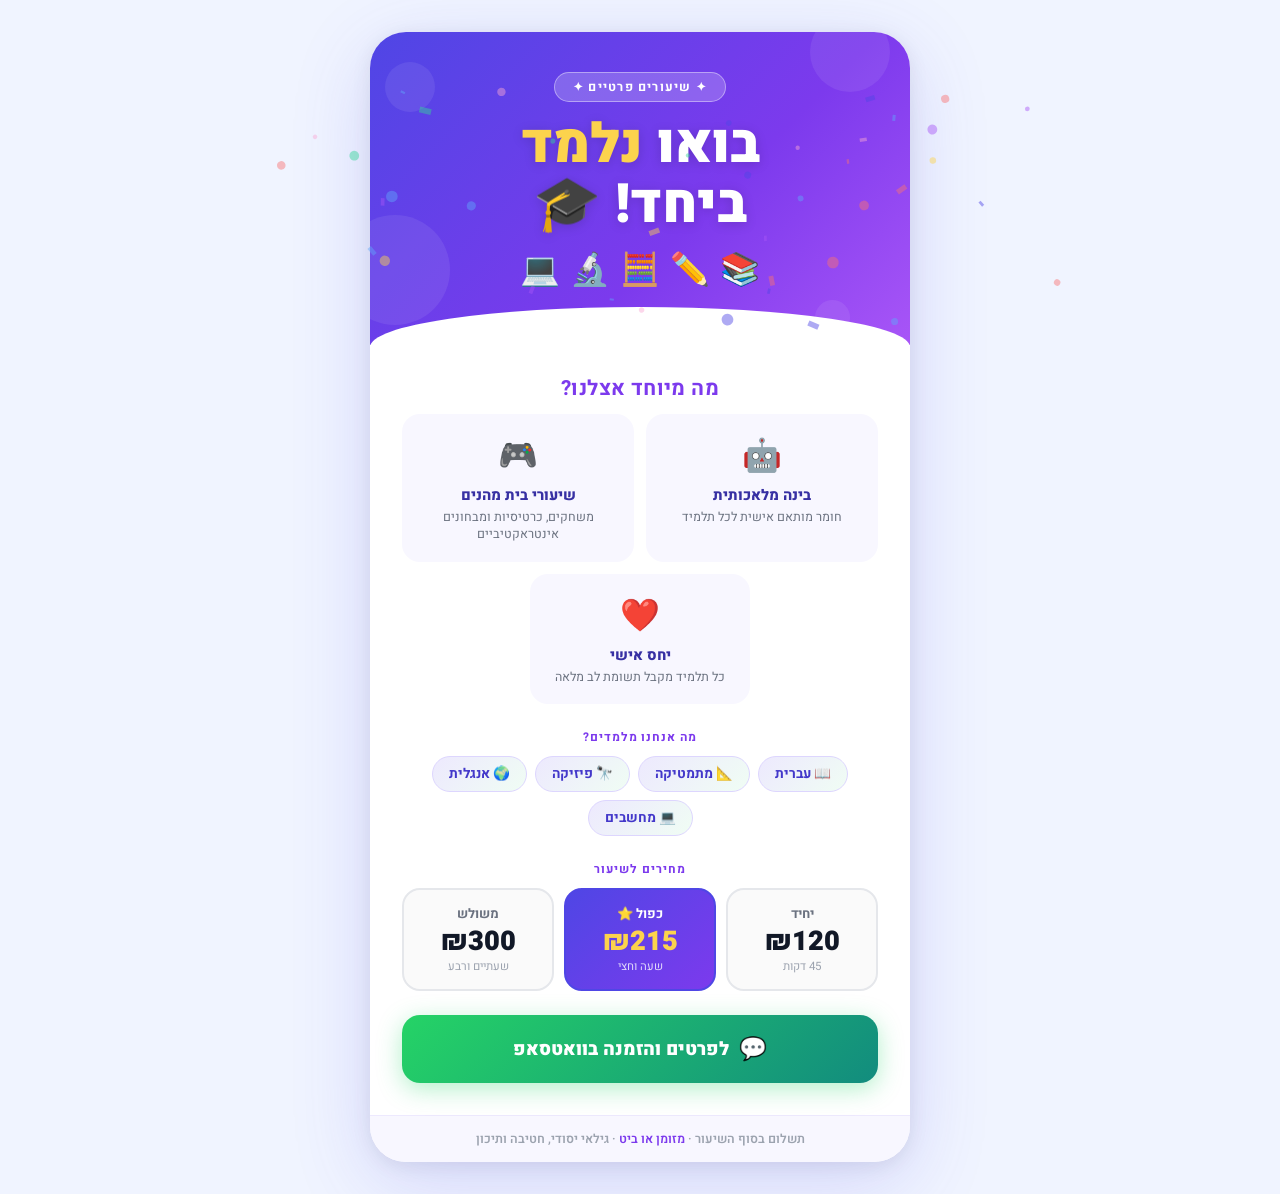
<file: social_ad.html>
<!DOCTYPE html>
<html lang="he" dir="rtl">
<head>
  <meta charset="UTF-8" />
  <meta name="viewport" content="width=device-width, initial-scale=1.0" />
  <title>שיעורים פרטיים — ניקול וליאור</title>
  <link rel="preconnect" href="https://fonts.googleapis.com" />
  <link rel="preconnect" href="https://fonts.gstatic.com" crossorigin />
  <link href="https://fonts.googleapis.com/css2?family=Heebo:wght@400;700;800;900&display=swap" rel="stylesheet" />
  <style>
    * { box-sizing: border-box; margin: 0; padding: 0; }

    body {
      font-family: 'Heebo', sans-serif;
      background: #f0f4ff;
      min-height: 100vh;
      display: flex;
      flex-direction: column;
      align-items: center;
      justify-content: center;
      padding: 2rem;
      overflow-x: hidden;
    }

    /* ══════════════════════════════════════
       CARD
    ══════════════════════════════════════ */
    .ad {
      width: min(540px, 96vw);
      background: #ffffff;
      border-radius: 36px;
      overflow: hidden;
      box-shadow: 0 20px 80px rgba(79, 70, 229, 0.18), 0 4px 20px rgba(0,0,0,0.08);
      position: relative;
    }

    /* ── Top banner ── */
    .ad-top {
      background: linear-gradient(135deg, #4F46E5 0%, #7C3AED 60%, #A855F7 100%);
      padding: 40px 36px 52px;
      text-align: center;
      position: relative;
      overflow: hidden;
    }

    /* Wavy bottom edge */
    .ad-top::after {
      content: '';
      position: absolute;
      bottom: -2px;
      left: 0; right: 0;
      height: 40px;
      background: #ffffff;
      border-radius: 50% 50% 0 0 / 100% 100% 0 0;
    }

    /* Floating bubbles in banner */
    .bubble {
      position: absolute;
      border-radius: 50%;
      background: rgba(255,255,255,0.08);
      animation: float-bubble 6s ease-in-out infinite;
    }
    .bubble:nth-child(1) { width: 80px; height: 80px; top: -20px; right: 20px; animation-delay: 0s; }
    .bubble:nth-child(2) { width: 50px; height: 50px; top: 30px; left: 15px; animation-delay: 1.5s; }
    .bubble:nth-child(3) { width: 110px; height: 110px; bottom: 20px; left: -30px; animation-delay: 0.8s; }
    .bubble:nth-child(4) { width: 35px; height: 35px; bottom: 10px; right: 60px; animation-delay: 2.5s; }

    @keyframes float-bubble {
      0%, 100% { transform: translateY(0) scale(1); }
      50% { transform: translateY(-14px) scale(1.04); }
    }

    .ad-tag {
      display: inline-block;
      background: rgba(255,255,255,0.2);
      border: 1.5px solid rgba(255,255,255,0.4);
      color: white;
      font-size: 0.78rem;
      font-weight: 700;
      letter-spacing: 0.1em;
      padding: 5px 18px;
      border-radius: 20px;
      margin-bottom: 14px;
      position: relative;
      z-index: 1;
    }

    .ad-title {
      font-size: 3.4rem;
      font-weight: 900;
      color: white;
      line-height: 1.1;
      position: relative;
      z-index: 1;
      text-shadow: 0 2px 12px rgba(0,0,0,0.15);
    }
    .ad-title .yellow { color: #FCD34D; }

    .ad-emojis {
      font-size: 2rem;
      margin-top: 10px;
      position: relative;
      z-index: 1;
      display: flex;
      justify-content: center;
      gap: 10px;
    }
    .ad-emojis span {
      display: inline-block;
      animation: wiggle 2s ease-in-out infinite;
      cursor: default;
      transition: transform 0.15s;
    }
    .ad-emojis span:hover { transform: scale(1.4) rotate(-10deg); }
    .ad-emojis span:nth-child(1) { animation-delay: 0s; }
    .ad-emojis span:nth-child(2) { animation-delay: 0.3s; }
    .ad-emojis span:nth-child(3) { animation-delay: 0.6s; }
    .ad-emojis span:nth-child(4) { animation-delay: 0.9s; }
    .ad-emojis span:nth-child(5) { animation-delay: 1.2s; }

    @keyframes wiggle {
      0%, 100% { transform: rotate(-4deg) translateY(0); }
      50% { transform: rotate(4deg) translateY(-5px); }
    }

    /* ── Body ── */
    .ad-body {
      padding: 28px 32px 32px;
      display: flex;
      flex-direction: column;
      gap: 24px;
    }

    /* Feature cards */
    .features {
      display: grid;
      grid-template-columns: 1fr 1fr;
      gap: 12px;
    }
    .feat {
      background: #F8F7FF;
      border: 2px solid transparent;
      border-radius: 18px;
      padding: 16px 14px;
      text-align: center;
      cursor: pointer;
      transition: transform 0.2s, border-color 0.2s, box-shadow 0.2s, background 0.2s;
      user-select: none;
    }
    .feat:hover {
      transform: translateY(-4px) scale(1.03);
      border-color: #C4B5FD;
      box-shadow: 0 8px 24px rgba(124, 58, 237, 0.13);
      background: #EDE9FE;
    }
    .feat:active { transform: scale(0.96); }
    .feat .feat-icon { font-size: 2rem; display: block; margin-bottom: 6px; }
    .feat h4 { font-size: 0.92rem; font-weight: 800; color: #3730A3; margin-bottom: 3px; }
    .feat p  { font-size: 0.78rem; color: #6B7280; line-height: 1.4; }

    /* Section title */
    .section-label {
      font-size: 0.75rem;
      font-weight: 700;
      color: #7C3AED;
      letter-spacing: 0.08em;
      text-transform: uppercase;
      margin-bottom: 10px;
      text-align: center;
    }
    .section-label.big {
      font-size: 1.3rem;
      letter-spacing: 0.02em;
    }

    /* Subjects bubbles */
    .subjects {
      display: flex;
      flex-wrap: wrap;
      gap: 8px;
      justify-content: center;
    }
    .subj {
      background: linear-gradient(135deg, #EDE9FE, #F0FDF4);
      border: 1.5px solid #DDD6FE;
      color: #4338CA;
      font-size: 0.85rem;
      font-weight: 700;
      padding: 7px 16px;
      border-radius: 30px;
      cursor: default;
      transition: transform 0.2s, box-shadow 0.2s;
    }
    .subj:hover {
      transform: translateY(-3px) scale(1.06);
      box-shadow: 0 6px 16px rgba(99, 102, 241, 0.2);
    }

    /* Prices */
    .prices {
      display: grid;
      grid-template-columns: repeat(3, 1fr);
      gap: 10px;
    }
    .price-card {
      background: #FAFAFA;
      border: 2px solid #E5E7EB;
      border-radius: 18px;
      padding: 14px 10px;
      text-align: center;
      transition: transform 0.2s, border-color 0.2s, box-shadow 0.2s;
      cursor: default;
    }
    .price-card:hover {
      transform: translateY(-5px);
      border-color: #A78BFA;
      box-shadow: 0 10px 28px rgba(124,58,237,0.12);
    }
    .price-card.star {
      background: linear-gradient(135deg, #4F46E5, #7C3AED);
      border-color: #4F46E5;
    }
    .price-card.star .p-amount { color: #FCD34D; }
    .price-card.star .p-label { color: rgba(255,255,255,0.8); }
    .price-card.star .p-name { color: white; }

    .p-name   { font-size: 0.82rem; font-weight: 700; color: #6B7280; margin-bottom: 4px; }
    .p-amount { font-size: 1.7rem; font-weight: 900; color: #111827; line-height: 1; }
    .p-label  { font-size: 0.72rem; color: #9CA3AF; margin-top: 3px; }

    /* CTA button */
    .cta-btn {
      display: flex;
      align-items: center;
      justify-content: center;
      gap: 10px;
      background: linear-gradient(135deg, #25D366, #128C7E);
      color: white;
      font-family: 'Heebo', sans-serif;
      font-size: 1.15rem;
      font-weight: 900;
      padding: 18px 24px;
      border-radius: 18px;
      border: none;
      cursor: pointer;
      width: 100%;
      box-shadow: 0 6px 24px rgba(37, 211, 102, 0.35);
      transition: transform 0.15s, box-shadow 0.15s;
      text-decoration: none;
      animation: pulse-btn 2.5s ease-in-out infinite;
    }
    .cta-btn:hover {
      transform: translateY(-3px) scale(1.02);
      box-shadow: 0 12px 32px rgba(37, 211, 102, 0.45);
      animation: none;
    }
    .cta-btn:active { transform: scale(0.97); }
    .cta-icon { font-size: 1.4rem; }

    @keyframes pulse-btn {
      0%, 100% { box-shadow: 0 6px 24px rgba(37,211,102,0.35); }
      50% { box-shadow: 0 6px 36px rgba(37,211,102,0.6); }
    }

    /* Footer note */
    .ad-footer {
      background: #F8F7FF;
      border-top: 1.5px solid #EDE9FE;
      padding: 14px 32px;
      text-align: center;
      font-size: 0.78rem;
      color: #9CA3AF;
      font-weight: 600;
    }
    .ad-footer span { color: #7C3AED; }

    /* ── Confetti canvas ── */
    #confetti-canvas {
      position: fixed;
      inset: 0;
      pointer-events: none;
      z-index: 999;
    }
  </style>
</head>
<body>

  <canvas id="confetti-canvas"></canvas>

  <div class="ad" id="ad">

    <!-- Top banner -->
    <div class="ad-top">
      <div class="bubble"></div>
      <div class="bubble"></div>
      <div class="bubble"></div>
      <div class="bubble"></div>

      <div class="ad-tag">✦ שיעורים פרטיים ✦</div>
      <h1 class="ad-title">בואו <span class="yellow">נלמד</span><br>ביחד! 🎓</h1>
      <div class="ad-emojis">
        <span>📚</span><span>✏️</span><span>🧮</span><span>🔬</span><span>💻</span>
      </div>
    </div>

    <!-- Body -->
    <div class="ad-body">

      <!-- Features -->
      <div>
        <div class="section-label big">מה מיוחד אצלנו?</div>
        <div class="features">
          <div class="feat" onclick="pop(this)">
            <span class="feat-icon">🤖</span>
            <h4>בינה מלאכותית</h4>
            <p>חומר מותאם אישית לכל תלמיד</p>
          </div>
          <div class="feat" onclick="pop(this)">
            <span class="feat-icon">🎮</span>
            <h4>שיעורי בית מהנים</h4>
            <p>משחקים, כרטיסיות ומבחונים אינטראקטיביים</p>
          </div>
          <div class="feat" onclick="pop(this)" style="grid-column: 1 / -1; max-width: 220px; margin: 0 auto; width: 100%;">
            <span class="feat-icon">❤️</span>
            <h4>יחס אישי</h4>
            <p>כל תלמיד מקבל תשומת לב מלאה</p>
          </div>
        </div>
      </div>

      <!-- Subjects -->
      <div>
        <div class="section-label">מה אנחנו מלמדים?</div>
        <div class="subjects">
          <div class="subj">📖 עברית</div>
          <div class="subj">📐 מתמטיקה</div>
          <div class="subj">🔭 פיזיקה</div>
          <div class="subj">🌍 אנגלית</div>
          <div class="subj">💻 מחשבים</div>
        </div>
      </div>

      <!-- Prices -->
      <div>
        <div class="section-label">מחירים לשיעור</div>
        <div class="prices">
          <div class="price-card">
            <div class="p-name">יחיד</div>
            <div class="p-amount">₪120</div>
            <div class="p-label">45 דקות</div>
          </div>
          <div class="price-card star">
            <div class="p-name">כפול ⭐</div>
            <div class="p-amount">₪215</div>
            <div class="p-label">שעה וחצי</div>
          </div>
          <div class="price-card">
            <div class="p-name">משולש</div>
            <div class="p-amount">₪300</div>
            <div class="p-label">שעתיים ורבע</div>
          </div>
        </div>
      </div>

      <!-- CTA -->
      <a class="cta-btn" href="https://wa.me/972546969891?text=היי,%20אשמח%20להזמין%20שיעור" onclick="launchConfetti()">
        <span class="cta-icon">💬</span>
        לפרטים והזמנה בוואטסאפ
      </a>

    </div>

    <!-- Footer -->
    <div class="ad-footer">
      תשלום בסוף השיעור · <span>מזומן או ביט</span> · גילאי יסודי, חטיבה ותיכון
    </div>

  </div>

  <script>
    /* ── Pop animation on feature click ── */
    function pop(el) {
      el.style.transform = 'scale(1.12)';
      setTimeout(() => el.style.transform = '', 180);
      launchConfetti(8);
    }

    /* ── Confetti ── */
    const canvas = document.getElementById('confetti-canvas');
    const ctx = canvas.getContext('2d');
    let particles = [];

    function resize() {
      canvas.width  = window.innerWidth;
      canvas.height = window.innerHeight;
    }
    resize();
    window.addEventListener('resize', resize);

    const COLORS = ['#4F46E5','#A855F7','#FCD34D','#34D399','#F87171','#60A5FA','#F9A8D4'];

    function launchConfetti(count = 60) {
      for (let i = 0; i < count; i++) {
        particles.push({
          x: canvas.width / 2 + (Math.random() - 0.5) * canvas.width * 0.6,
          y: canvas.height * 0.35,
          vx: (Math.random() - 0.5) * 8,
          vy: -(Math.random() * 8 + 3),
          size: Math.random() * 8 + 4,
          color: COLORS[Math.floor(Math.random() * COLORS.length)],
          rotation: Math.random() * 360,
          spin: (Math.random() - 0.5) * 10,
          shape: Math.random() > 0.5 ? 'rect' : 'circle',
          life: 1,
        });
      }
      if (!animating) animate();
    }

    let animating = false;
    function animate() {
      animating = true;
      ctx.clearRect(0, 0, canvas.width, canvas.height);
      particles = particles.filter(p => p.life > 0);
      for (const p of particles) {
        p.vy += 0.22;
        p.vx *= 0.99;
        p.x += p.vx;
        p.y += p.vy;
        p.rotation += p.spin;
        p.life -= 0.018;
        ctx.save();
        ctx.globalAlpha = Math.max(0, p.life);
        ctx.translate(p.x, p.y);
        ctx.rotate(p.rotation * Math.PI / 180);
        ctx.fillStyle = p.color;
        if (p.shape === 'rect') {
          ctx.fillRect(-p.size / 2, -p.size / 4, p.size, p.size / 2);
        } else {
          ctx.beginPath();
          ctx.arc(0, 0, p.size / 2, 0, Math.PI * 2);
          ctx.fill();
        }
        ctx.restore();
      }
      if (particles.length > 0) requestAnimationFrame(animate);
      else animating = false;
    }

    /* Launch a small burst on load */
    window.addEventListener('load', () => setTimeout(() => launchConfetti(40), 600));
  </script>

</body>
</html>
</file>
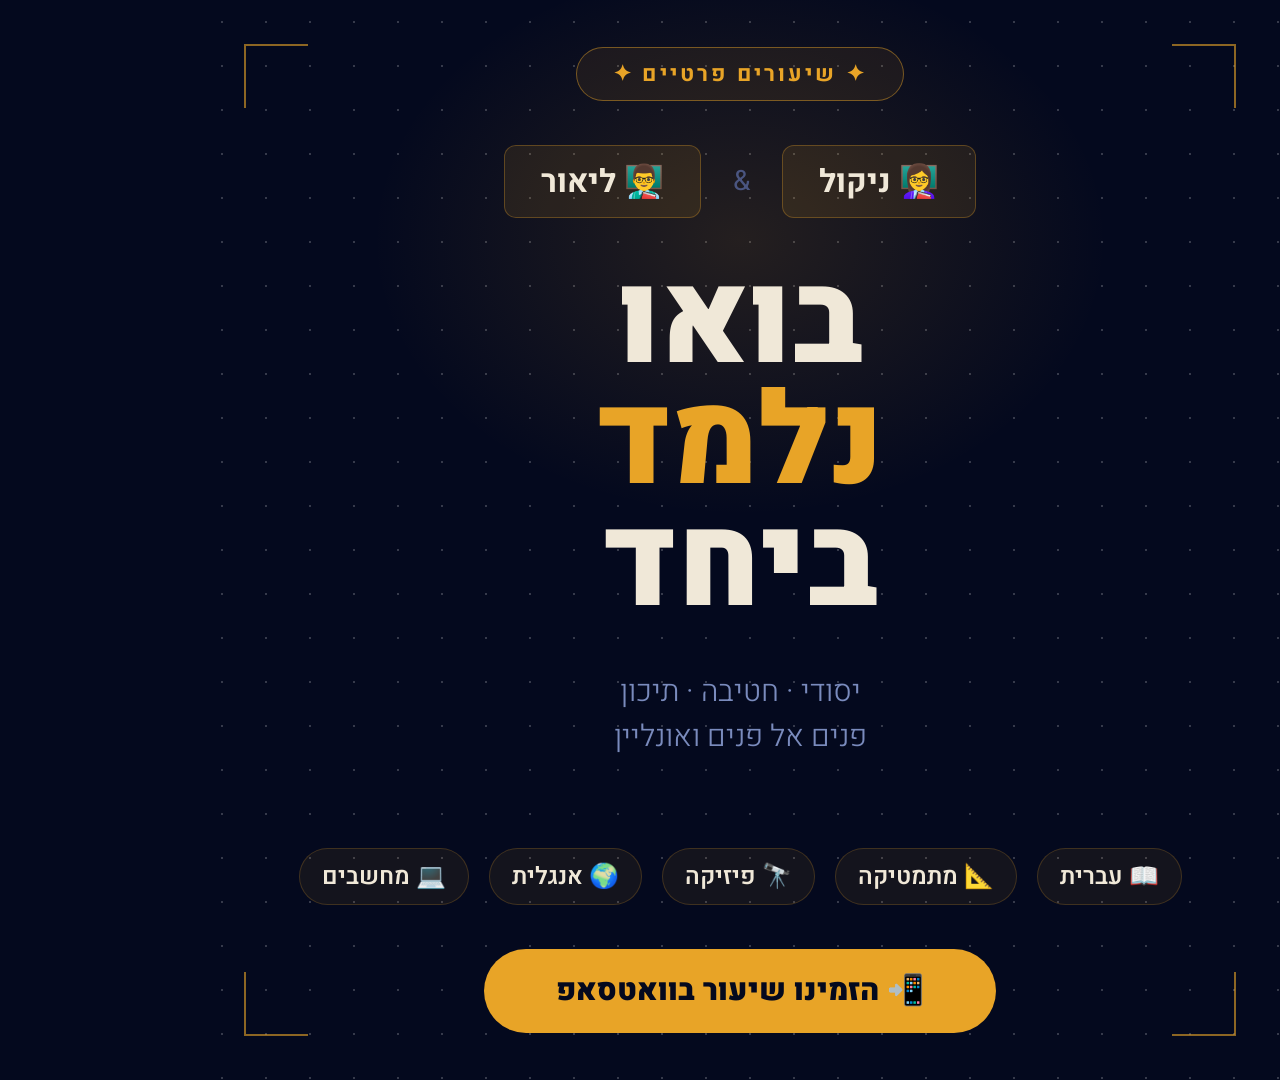
<file: social_posts/post_01_hero.html>
<!DOCTYPE html><html lang="he" dir="rtl"><head><meta charset="UTF-8"/>
<link href="https://fonts.googleapis.com/css2?family=Heebo:wght@300;700;900&display=swap" rel="stylesheet"/>
<style>
*{margin:0;padding:0;box-sizing:border-box;}
body{width:1080px;height:1080px;overflow:hidden;font-family:'Heebo',sans-serif;
  background:#04091e;display:flex;align-items:center;justify-content:center;}
.wrap{width:100%;height:100%;position:relative;display:flex;flex-direction:column;
  align-items:center;justify-content:center;gap:44px;padding:80px;}
.wrap::before{content:'';position:absolute;inset:0;
  background-image:radial-gradient(rgba(255,255,255,0.2) 1px,transparent 1px);
  background-size:44px 44px;}
.wrap::after{content:'';position:absolute;top:-60px;left:50%;transform:translateX(-50%);
  width:800px;height:600px;
  background:radial-gradient(ellipse,rgba(232,164,39,0.14) 0%,transparent 65%);}
.corner{position:absolute;width:64px;height:64px;}
.tl{top:44px;right:44px;border-top:2px solid rgba(232,164,39,0.6);border-right:2px solid rgba(232,164,39,0.6);}
.tr{top:44px;left:44px;border-top:2px solid rgba(232,164,39,0.6);border-left:2px solid rgba(232,164,39,0.6);}
.bl{bottom:44px;right:44px;border-bottom:2px solid rgba(232,164,39,0.6);border-right:2px solid rgba(232,164,39,0.6);}
.br{bottom:44px;left:44px;border-bottom:2px solid rgba(232,164,39,0.6);border-left:2px solid rgba(232,164,39,0.6);}
.tag{position:relative;z-index:2;border:1.5px solid rgba(232,164,39,0.45);
  color:#e8a427;font-size:22px;font-weight:700;letter-spacing:.14em;
  padding:10px 36px;border-radius:40px;background:rgba(232,164,39,0.08);}
.names{position:relative;z-index:2;display:flex;gap:32px;align-items:center;}
.name-pill{background:rgba(232,164,39,0.1);border:1.5px solid rgba(232,164,39,0.3);
  color:#f0e8d8;font-size:32px;font-weight:700;padding:12px 36px;border-radius:12px;}
.name-sep{color:#4a5580;font-size:28px;}
.title{position:relative;z-index:2;font-size:128px;font-weight:900;color:#f0e8d8;
  line-height:.95;text-align:center;}
.title span{color:#e8a427;}
.sub{position:relative;z-index:2;font-size:30px;color:#7a8bbd;font-weight:300;
  text-align:center;line-height:1.5;}
.divider{width:180px;height:1.5px;background:linear-gradient(90deg,transparent,#e8a427,transparent);
  position:relative;z-index:2;}
.subjects{position:relative;z-index:2;display:flex;gap:20px;flex-wrap:wrap;justify-content:center;}
.subj{background:rgba(232,164,39,0.07);border:1px solid rgba(232,164,39,0.2);
  color:#f0e8d8;font-size:24px;font-weight:600;padding:10px 22px;border-radius:30px;}
.cta{position:relative;z-index:2;background:#e8a427;color:#04091e;
  font-family:'Heebo',sans-serif;font-size:30px;font-weight:900;
  padding:20px 72px;border-radius:50px;}
</style></head><body><div class="wrap">
  <div class="corner tl"></div><div class="corner tr"></div>
  <div class="corner bl"></div><div class="corner br"></div>
  <div class="tag">✦ שיעורים פרטיים ✦</div>
  <div class="names">
    <div class="name-pill">👩‍🏫 ניקול</div>
    <div class="name-sep">&</div>
    <div class="name-pill">👨‍🏫 ליאור</div>
  </div>
  <div class="title">בואו<br><span>נלמד</span><br>ביחד</div>
  <div class="sub">יסודי · חטיבה · תיכון<br>פנים אל פנים ואונליין</div>
  <div class="divider"></div>
  <div class="subjects">
    <div class="subj">📖 עברית</div><div class="subj">📐 מתמטיקה</div>
    <div class="subj">🔭 פיזיקה</div><div class="subj">🌍 אנגלית</div>
    <div class="subj">💻 מחשבים</div>
  </div>
  <div class="cta">📲 הזמינו שיעור בוואטסאפ</div>
</div></body></html>
</file>
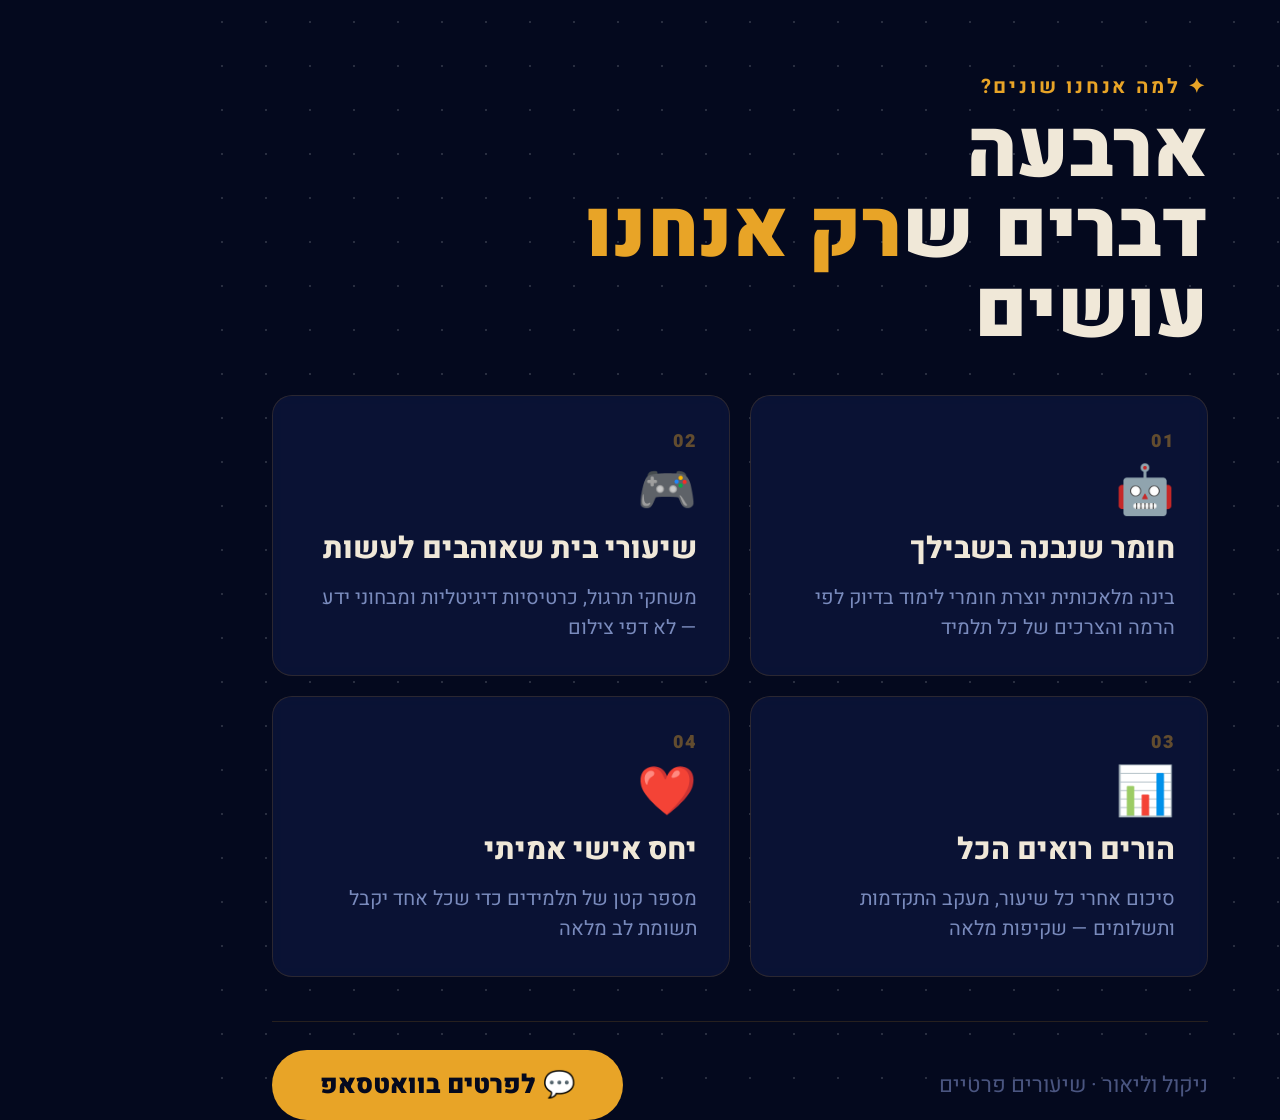
<file: social_posts/post_02_advantages.html>
<!DOCTYPE html><html lang="he" dir="rtl"><head><meta charset="UTF-8"/>
<link href="https://fonts.googleapis.com/css2?family=Heebo:wght@400;700;800;900&display=swap" rel="stylesheet"/>
<style>
*{margin:0;padding:0;box-sizing:border-box;}
body{width:1080px;height:1080px;overflow:hidden;font-family:'Heebo',sans-serif;background:#04091e;}
.wrap{width:100%;height:100%;display:flex;flex-direction:column;padding:72px;gap:44px;position:relative;}
.wrap::before{content:'';position:absolute;inset:0;
  background-image:radial-gradient(rgba(255,255,255,0.15) 1px,transparent 1px);
  background-size:44px 44px;pointer-events:none;}
.top{position:relative;z-index:2;}
.label{font-size:20px;font-weight:700;color:#e8a427;letter-spacing:.14em;text-transform:uppercase;margin-bottom:10px;}
h1{font-size:80px;font-weight:900;color:#f0e8d8;line-height:1;}
h1 span{color:#e8a427;}
.cards{position:relative;z-index:2;display:grid;grid-template-columns:1fr 1fr;gap:20px;flex:1;}
.card{background:rgba(12,22,60,0.75);border:1px solid rgba(232,164,39,0.15);
  border-radius:20px;padding:32px;display:flex;flex-direction:column;gap:12px;
  backdrop-filter:blur(8px);}
.card-num{font-size:18px;font-weight:900;color:rgba(232,164,39,0.4);letter-spacing:.1em;}
.card-icon{font-size:48px;line-height:1;}
.card h3{font-size:30px;font-weight:800;color:#f0e8d8;}
.card p{font-size:20px;color:#7a8bbd;line-height:1.5;}
.bottom{position:relative;z-index:2;display:flex;align-items:center;justify-content:space-between;
  border-top:1px solid rgba(232,164,39,0.15);padding-top:28px;}
.bottom-text{font-size:22px;color:#4a5580;}
.cta{background:#e8a427;color:#04091e;font-family:'Heebo',sans-serif;font-size:26px;
  font-weight:900;padding:16px 48px;border-radius:40px;}
</style></head><body><div class="wrap">
  <div class="top">
    <div class="label">✦ למה אנחנו שונים?</div>
    <h1>ארבעה<br>דברים ש<span>רק אנחנו</span><br>עושים</h1>
  </div>
  <div class="cards">
    <div class="card">
      <div class="card-num">01</div>
      <div class="card-icon">🤖</div>
      <h3>חומר שנבנה בשבילך</h3>
      <p>בינה מלאכותית יוצרת חומרי לימוד בדיוק לפי הרמה והצרכים של כל תלמיד</p>
    </div>
    <div class="card">
      <div class="card-num">02</div>
      <div class="card-icon">🎮</div>
      <h3>שיעורי בית שאוהבים לעשות</h3>
      <p>משחקי תרגול, כרטיסיות דיגיטליות ומבחוני ידע — לא דפי צילום</p>
    </div>
    <div class="card">
      <div class="card-num">03</div>
      <div class="card-icon">📊</div>
      <h3>הורים רואים הכל</h3>
      <p>סיכום אחרי כל שיעור, מעקב התקדמות ותשלומים — שקיפות מלאה</p>
    </div>
    <div class="card">
      <div class="card-num">04</div>
      <div class="card-icon">❤️</div>
      <h3>יחס אישי אמיתי</h3>
      <p>מספר קטן של תלמידים כדי שכל אחד יקבל תשומת לב מלאה</p>
    </div>
  </div>
  <div class="bottom">
    <div class="bottom-text">ניקול וליאור · שיעורים פרטיים</div>
    <div class="cta">💬 לפרטים בוואטסאפ</div>
  </div>
</div></body></html>
</file>
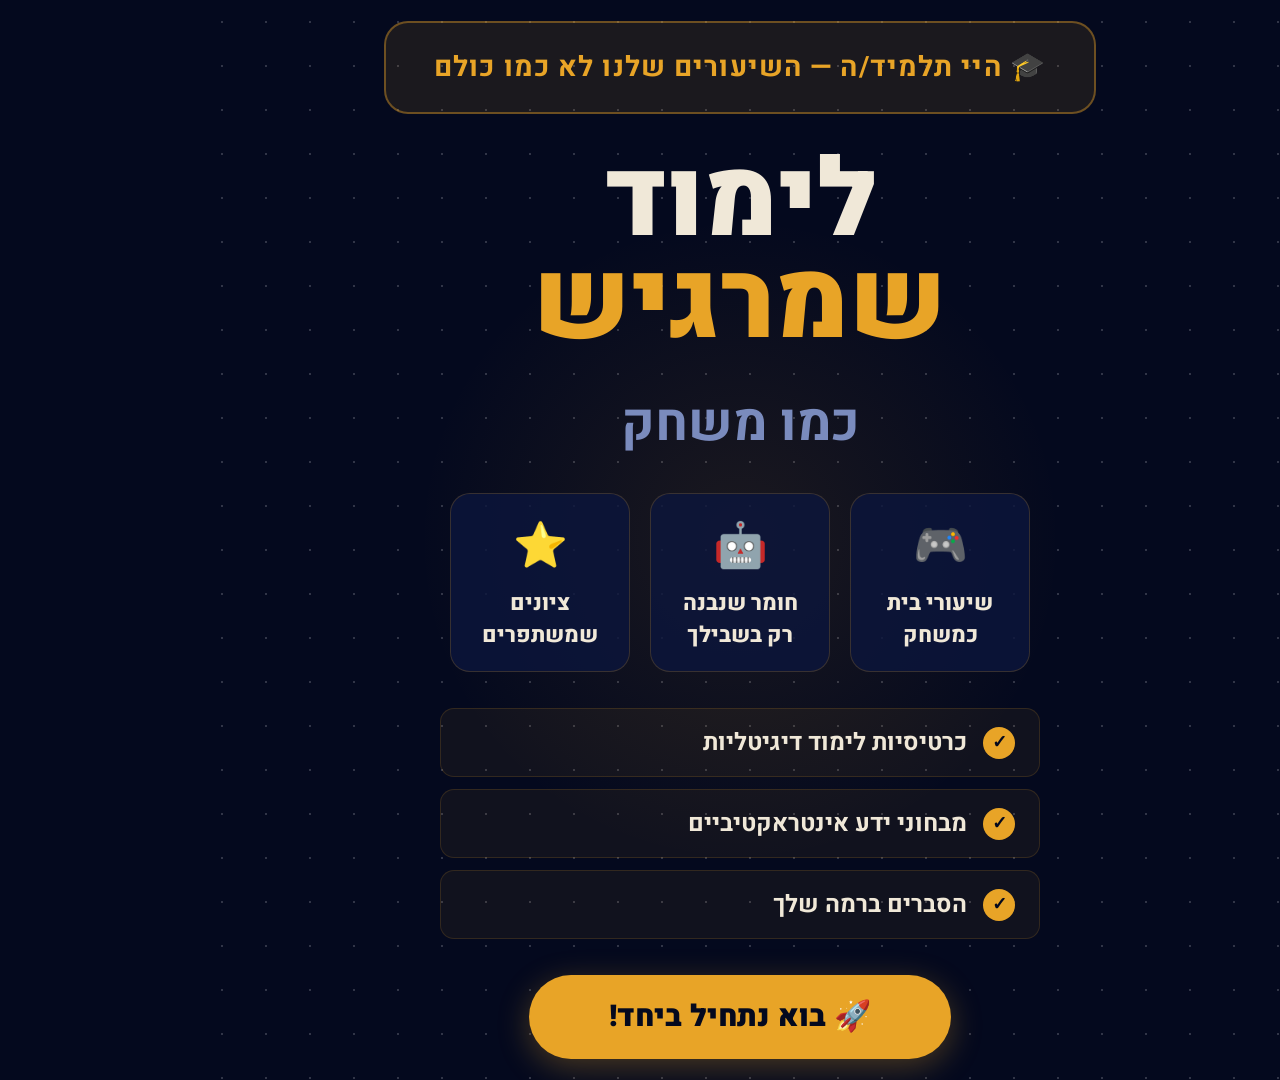
<file: social_posts/post_03_kids.html>
<!DOCTYPE html><html lang="he" dir="rtl"><head><meta charset="UTF-8"/>
<link href="https://fonts.googleapis.com/css2?family=Heebo:wght@700;800;900&display=swap" rel="stylesheet"/>
<style>
*{margin:0;padding:0;box-sizing:border-box;}
body{width:1080px;height:1080px;overflow:hidden;font-family:'Heebo',sans-serif;background:#04091e;}
.wrap{width:100%;height:100%;display:flex;flex-direction:column;align-items:center;
  justify-content:center;gap:36px;padding:80px;position:relative;}
.wrap::before{content:'';position:absolute;inset:0;
  background-image:radial-gradient(rgba(255,255,255,0.18) 1px,transparent 1px);
  background-size:44px 44px;}
/* big glow */
.glow{position:absolute;top:50%;left:50%;transform:translate(-50%,-50%);
  width:700px;height:700px;
  background:radial-gradient(ellipse,rgba(232,164,39,0.1) 0%,transparent 65%);pointer-events:none;}

.speech{position:relative;z-index:2;background:rgba(232,164,39,0.1);
  border:2px solid rgba(232,164,39,0.4);border-radius:24px;
  padding:24px 48px;text-align:center;}
.speech p{font-size:28px;color:#e8a427;font-weight:700;letter-spacing:.04em;}

.big{position:relative;z-index:2;font-size:108px;font-weight:900;color:#f0e8d8;
  line-height:.95;text-align:center;}
.big .gold{color:#e8a427;}
.big .small-line{font-size:52px;color:#7a8bbd;font-weight:700;}

.fun-row{position:relative;z-index:2;display:flex;gap:20px;justify-content:center;}
.fun-item{background:rgba(12,22,60,0.8);border:1.5px solid rgba(232,164,39,0.2);
  border-radius:20px;padding:20px 28px;text-align:center;min-width:180px;}
.fun-item .fi{font-size:44px;display:block;margin-bottom:8px;}
.fun-item span{font-size:22px;font-weight:800;color:#f0e8d8;}

.check-list{position:relative;z-index:2;display:flex;flex-direction:column;gap:12px;width:100%;max-width:600px;}
.check{display:flex;align-items:center;gap:16px;background:rgba(232,164,39,0.06);
  border:1px solid rgba(232,164,39,0.15);border-radius:14px;padding:16px 24px;}
.check-mark{width:32px;height:32px;border-radius:50%;background:#e8a427;
  color:#04091e;font-size:18px;font-weight:900;display:flex;align-items:center;justify-content:center;flex-shrink:0;}
.check span{font-size:24px;font-weight:700;color:#f0e8d8;}

.cta{position:relative;z-index:2;background:#e8a427;color:#04091e;
  font-family:'Heebo',sans-serif;font-size:30px;font-weight:900;
  padding:20px 80px;border-radius:50px;box-shadow:0 8px 32px rgba(232,164,39,0.3);}
</style></head><body><div class="wrap">
  <div class="glow"></div>
  <div class="speech"><p>🎓 היי תלמיד/ה — השיעורים שלנו לא כמו כולם</p></div>
  <div class="big">לימוד<br><span class="gold">שמרגיש</span><br><span class="small-line">כמו משחק</span></div>
  <div class="fun-row">
    <div class="fun-item"><span class="fi">🎮</span><span>שיעורי בית<br>כמשחק</span></div>
    <div class="fun-item"><span class="fi">🤖</span><span>חומר שנבנה<br>רק בשבילך</span></div>
    <div class="fun-item"><span class="fi">⭐</span><span>ציונים<br>שמשתפרים</span></div>
  </div>
  <div class="check-list">
    <div class="check"><div class="check-mark">✓</div><span>כרטיסיות לימוד דיגיטליות</span></div>
    <div class="check"><div class="check-mark">✓</div><span>מבחוני ידע אינטראקטיביים</span></div>
    <div class="check"><div class="check-mark">✓</div><span>הסברים ברמה שלך</span></div>
  </div>
  <div class="cta">🚀 בוא נתחיל ביחד!</div>
</div></body></html>
</file>
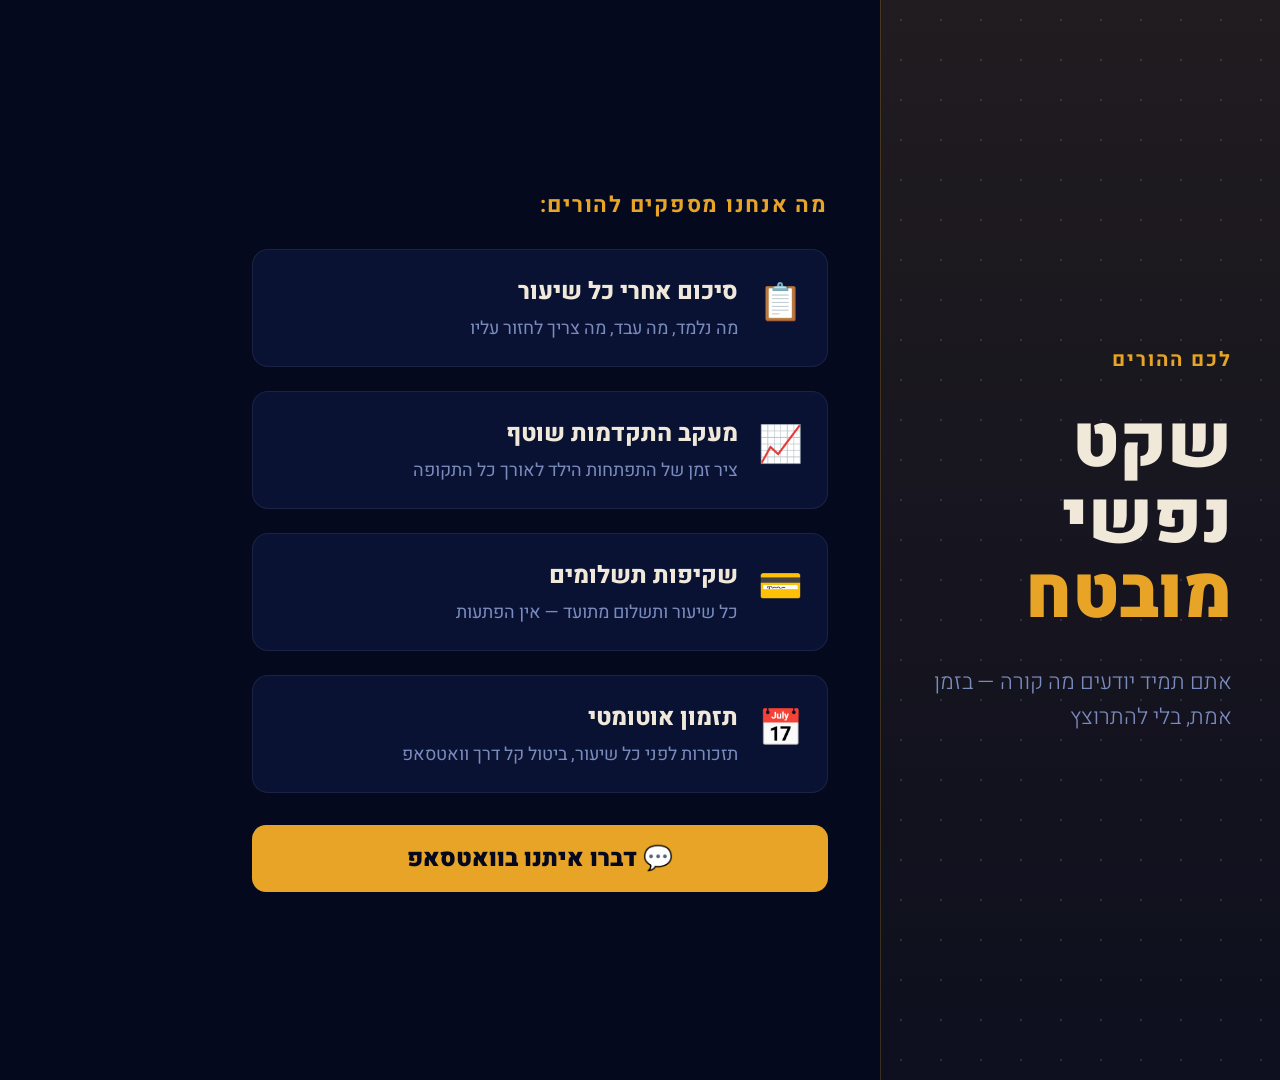
<file: social_posts/post_04_parents.html>
<!DOCTYPE html><html lang="he" dir="rtl"><head><meta charset="UTF-8"/>
<link href="https://fonts.googleapis.com/css2?family=Heebo:wght@300;400;700;900&display=swap" rel="stylesheet"/>
<style>
*{margin:0;padding:0;box-sizing:border-box;}
body{width:1080px;height:1080px;overflow:hidden;font-family:'Heebo',sans-serif;background:#04091e;}
.wrap{width:100%;height:100%;display:flex;gap:0;}
/* Left column */
.left{width:400px;flex-shrink:0;
  background:linear-gradient(180deg,rgba(232,164,39,0.12) 0%,rgba(232,164,39,0.04) 100%);
  border-left:1px solid rgba(232,164,39,0.2);
  display:flex;flex-direction:column;justify-content:center;padding:64px 48px;gap:32px;
  position:relative;}
.left::before{content:'';position:absolute;inset:0;
  background-image:radial-gradient(rgba(255,255,255,0.12) 1px,transparent 1px);
  background-size:40px 40px;}
.l-tag{position:relative;z-index:2;font-size:20px;font-weight:700;
  color:#e8a427;letter-spacing:.1em;text-transform:uppercase;}
.l-title{position:relative;z-index:2;font-size:72px;font-weight:900;
  color:#f0e8d8;line-height:1.05;}
.l-title span{color:#e8a427;}
.l-sub{position:relative;z-index:2;font-size:22px;color:#7a8bbd;
  font-weight:300;line-height:1.6;}
/* Right column */
.right{flex:1;display:flex;flex-direction:column;justify-content:center;padding:64px 52px;gap:24px;}
.r-title{font-size:22px;font-weight:700;color:#e8a427;letter-spacing:.08em;margin-bottom:4px;}
.item{background:rgba(12,22,60,0.75);border:1px solid rgba(255,255,255,0.07);
  border-radius:16px;padding:24px;display:flex;gap:20px;align-items:flex-start;}
.item-icon{font-size:36px;flex-shrink:0;margin-top:2px;}
.item h4{font-size:24px;font-weight:800;color:#f0e8d8;margin-bottom:6px;}
.item p{font-size:18px;color:#7a8bbd;line-height:1.5;}
.cta{background:#e8a427;color:#04091e;font-family:'Heebo',sans-serif;
  font-size:24px;font-weight:900;padding:16px;border-radius:14px;
  text-align:center;margin-top:8px;}
</style></head><body><div class="wrap">
  <div class="left">
    <div class="l-tag">לכם ההורים</div>
    <div class="l-title">שקט<br>נפשי<br><span>מובטח</span></div>
    <div class="l-sub">אתם תמיד יודעים מה קורה — בזמן אמת, בלי להתרוצץ</div>
  </div>
  <div class="right">
    <div class="r-title">מה אנחנו מספקים להורים:</div>
    <div class="item">
      <div class="item-icon">📋</div>
      <div><h4>סיכום אחרי כל שיעור</h4><p>מה נלמד, מה עבד, מה צריך לחזור עליו</p></div>
    </div>
    <div class="item">
      <div class="item-icon">📈</div>
      <div><h4>מעקב התקדמות שוטף</h4><p>ציר זמן של התפתחות הילד לאורך כל התקופה</p></div>
    </div>
    <div class="item">
      <div class="item-icon">💳</div>
      <div><h4>שקיפות תשלומים</h4><p>כל שיעור ותשלום מתועד — אין הפתעות</p></div>
    </div>
    <div class="item">
      <div class="item-icon">📅</div>
      <div><h4>תזמון אוטומטי</h4><p>תזכורות לפני כל שיעור, ביטול קל דרך וואטסאפ</p></div>
    </div>
    <div class="cta">💬 דברו איתנו בוואטסאפ</div>
  </div>
</div></body></html>
</file>
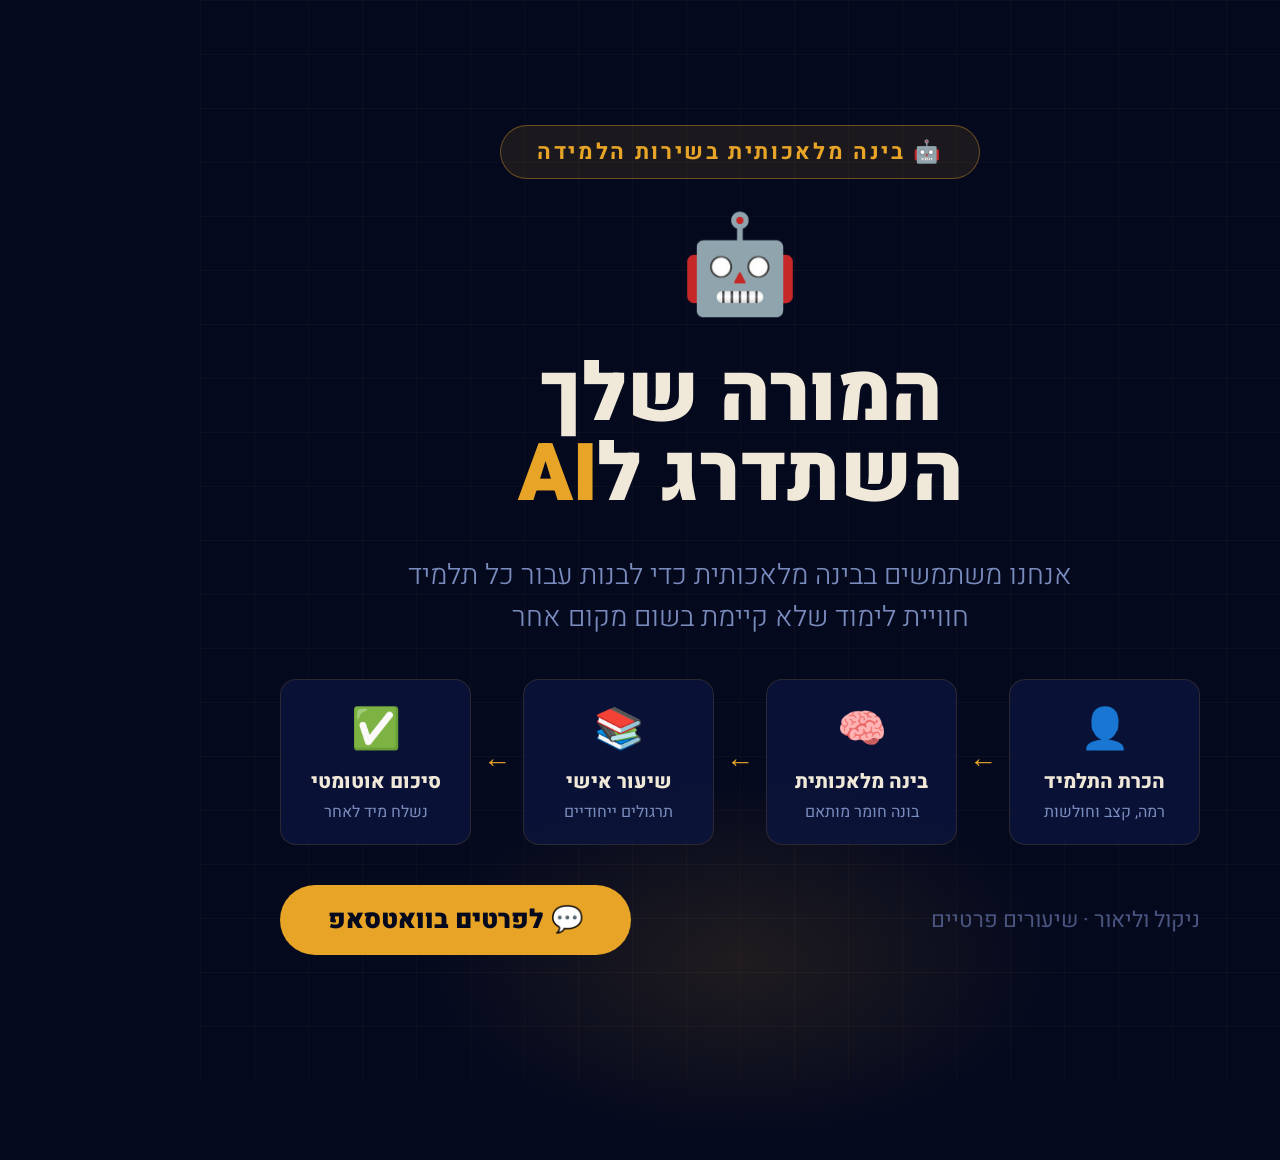
<file: social_posts/post_05_ai.html>
<!DOCTYPE html><html lang="he" dir="rtl"><head><meta charset="UTF-8"/>
<link href="https://fonts.googleapis.com/css2?family=Heebo:wght@300;700;900&display=swap" rel="stylesheet"/>
<style>
*{margin:0;padding:0;box-sizing:border-box;}
body{width:1080px;height:1080px;overflow:hidden;font-family:'Heebo',sans-serif;background:#04091e;}
.wrap{width:100%;height:100%;display:flex;flex-direction:column;align-items:center;
  justify-content:center;gap:40px;padding:80px;position:relative;}
/* grid */
.wrap::before{content:'';position:absolute;inset:0;
  background-image:linear-gradient(rgba(232,164,39,0.04) 1px,transparent 1px),
  linear-gradient(90deg,rgba(232,164,39,0.04) 1px,transparent 1px);
  background-size:54px 54px;}
.glow{position:absolute;bottom:-80px;left:50%;transform:translateX(-50%);
  width:700px;height:400px;
  background:radial-gradient(ellipse,rgba(232,164,39,0.12) 0%,transparent 65%);}
.tag{position:relative;z-index:2;background:rgba(232,164,39,0.1);
  border:1.5px solid rgba(232,164,39,0.4);color:#e8a427;
  font-size:22px;font-weight:700;letter-spacing:.12em;padding:10px 36px;border-radius:40px;}
.robot{position:relative;z-index:2;font-size:96px;line-height:1;}
.title{position:relative;z-index:2;font-size:80px;font-weight:900;color:#f0e8d8;
  line-height:1;text-align:center;}
.title span{color:#e8a427;}
.sub{position:relative;z-index:2;font-size:28px;color:#7a8bbd;font-weight:300;
  text-align:center;max-width:700px;line-height:1.5;}
/* flow diagram */
.flow{position:relative;z-index:2;display:flex;align-items:center;gap:0;width:100%;}
.flow-step{flex:1;background:rgba(12,22,60,0.8);border:1px solid rgba(232,164,39,0.15);
  border-radius:16px;padding:20px 16px;text-align:center;}
.flow-step .fs-icon{font-size:40px;display:block;margin-bottom:8px;}
.flow-step h4{font-size:20px;font-weight:800;color:#f0e8d8;margin-bottom:4px;}
.flow-step p{font-size:16px;color:#7a8bbd;}
.flow-arrow{color:#e8a427;font-size:28px;padding:0 12px;flex-shrink:0;}
.bottom-row{position:relative;z-index:2;display:flex;gap:20px;width:100%;align-items:center;}
.bottom-text{flex:1;font-size:22px;color:#4a5580;}
.cta{background:#e8a427;color:#04091e;font-family:'Heebo',sans-serif;
  font-size:26px;font-weight:900;padding:16px 48px;border-radius:40px;}
</style></head><body><div class="wrap">
  <div class="glow"></div>
  <div class="tag">🤖 בינה מלאכותית בשירות הלמידה</div>
  <div class="robot">🤖</div>
  <div class="title">המורה שלך<br>השתדרג ל<span>AI</span></div>
  <div class="sub">אנחנו משתמשים בבינה מלאכותית כדי לבנות עבור כל תלמיד חוויית לימוד שלא קיימת בשום מקום אחר</div>
  <div class="flow">
    <div class="flow-step">
      <span class="fs-icon">👤</span>
      <h4>הכרת התלמיד</h4>
      <p>רמה, קצב וחולשות</p>
    </div>
    <div class="flow-arrow">←</div>
    <div class="flow-step">
      <span class="fs-icon">🧠</span>
      <h4>בינה מלאכותית</h4>
      <p>בונה חומר מותאם</p>
    </div>
    <div class="flow-arrow">←</div>
    <div class="flow-step">
      <span class="fs-icon">📚</span>
      <h4>שיעור אישי</h4>
      <p>תרגולים ייחודיים</p>
    </div>
    <div class="flow-arrow">←</div>
    <div class="flow-step">
      <span class="fs-icon">✅</span>
      <h4>סיכום אוטומטי</h4>
      <p>נשלח מיד לאחר</p>
    </div>
  </div>
  <div class="bottom-row">
    <div class="bottom-text">ניקול וליאור · שיעורים פרטיים</div>
    <div class="cta">💬 לפרטים בוואטסאפ</div>
  </div>
</div></body></html>
</file>
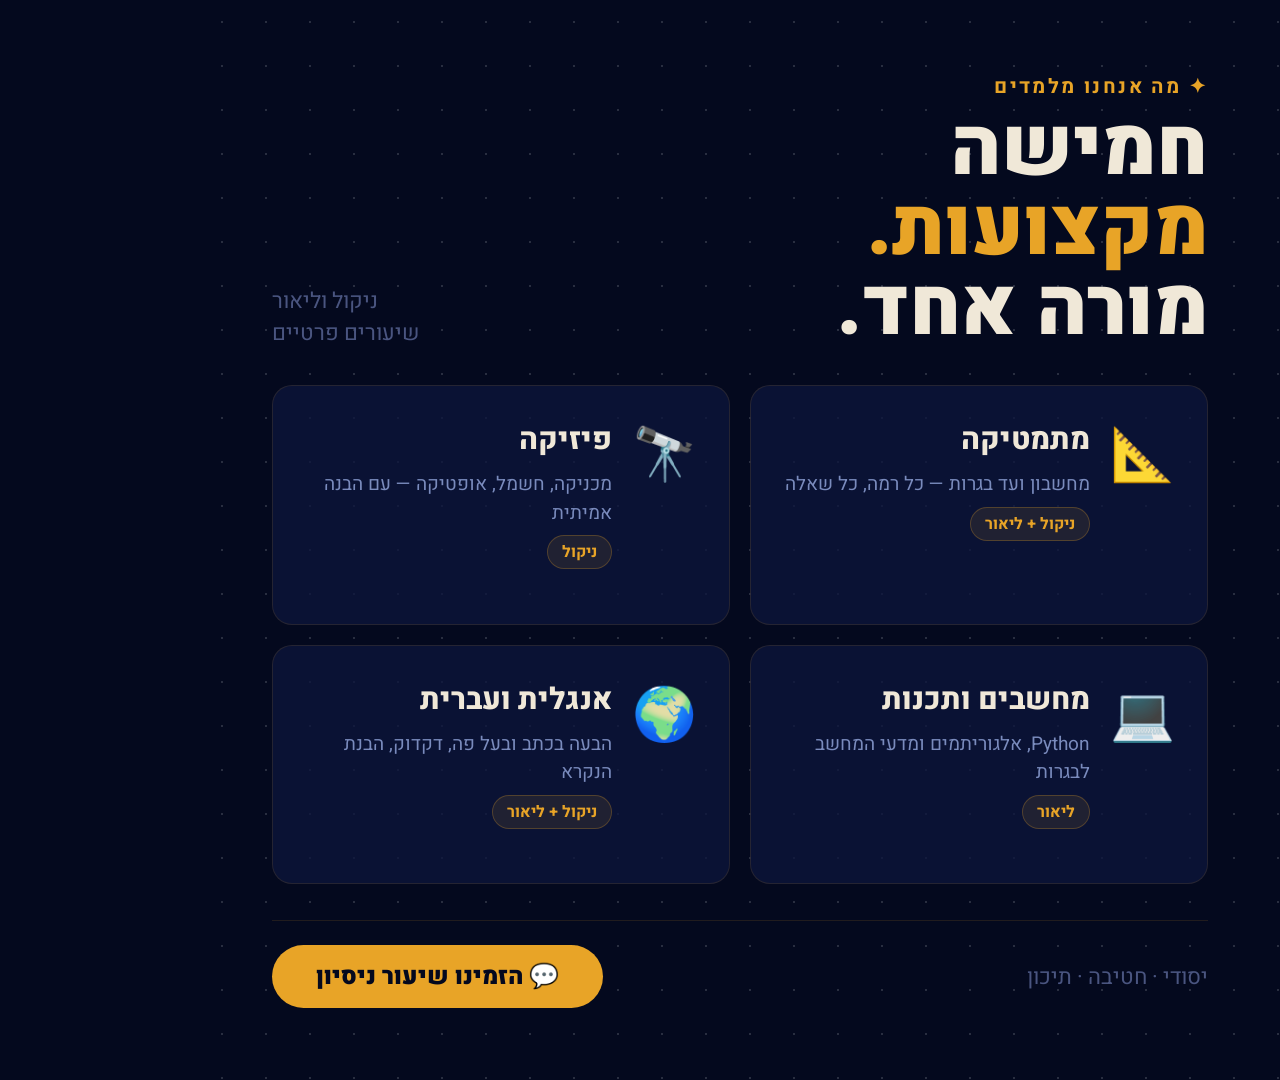
<file: social_posts/post_06_subjects.html>
<!DOCTYPE html><html lang="he" dir="rtl"><head><meta charset="UTF-8"/>
<link href="https://fonts.googleapis.com/css2?family=Heebo:wght@400;700;800;900&display=swap" rel="stylesheet"/>
<style>
*{margin:0;padding:0;box-sizing:border-box;}
body{width:1080px;height:1080px;overflow:hidden;font-family:'Heebo',sans-serif;background:#04091e;}
.wrap{width:100%;height:100%;display:flex;flex-direction:column;padding:72px;gap:36px;position:relative;}
.wrap::before{content:'';position:absolute;inset:0;
  background-image:radial-gradient(rgba(255,255,255,0.15) 1px,transparent 1px);
  background-size:44px 44px;pointer-events:none;}
.top{position:relative;z-index:2;display:flex;justify-content:space-between;align-items:flex-end;}
.top-left .label{font-size:20px;font-weight:700;color:#e8a427;letter-spacing:.12em;margin-bottom:8px;}
.top-left h1{font-size:80px;font-weight:900;color:#f0e8d8;line-height:1;}
.top-left h1 span{color:#e8a427;}
.top-right{font-size:22px;color:#4a5580;text-align:left;}
.subjects-grid{position:relative;z-index:2;display:grid;grid-template-columns:1fr 1fr;gap:20px;flex:1;}
.subj-card{background:rgba(12,22,60,0.75);border:1px solid rgba(232,164,39,0.12);
  border-radius:20px;padding:32px;display:flex;gap:20px;align-items:flex-start;
  transition:border-color .2s;}
.subj-card.wide{grid-column:1/-1;}
.subj-icon{font-size:52px;flex-shrink:0;}
.subj-content h3{font-size:30px;font-weight:800;color:#f0e8d8;margin-bottom:8px;}
.subj-content p{font-size:19px;color:#7a8bbd;line-height:1.5;}
.subj-badge{display:inline-block;background:rgba(232,164,39,0.1);
  border:1px solid rgba(232,164,39,0.25);color:#e8a427;
  font-size:16px;font-weight:700;padding:4px 14px;border-radius:20px;margin-top:8px;}
.bottom{position:relative;z-index:2;display:flex;justify-content:space-between;align-items:center;
  border-top:1px solid rgba(232,164,39,0.12);padding-top:24px;}
.b-text{font-size:22px;color:#4a5580;}
.cta{background:#e8a427;color:#04091e;font-family:'Heebo',sans-serif;
  font-size:24px;font-weight:900;padding:14px 44px;border-radius:40px;}
</style></head><body><div class="wrap">
  <div class="top">
    <div class="top-left">
      <div class="label">✦ מה אנחנו מלמדים</div>
      <h1>חמישה<br><span>מקצועות.</span><br>מורה אחד.</h1>
    </div>
    <div class="top-right">ניקול וליאור<br>שיעורים פרטיים</div>
  </div>
  <div class="subjects-grid">
    <div class="subj-card">
      <div class="subj-icon">📐</div>
      <div class="subj-content">
        <h3>מתמטיקה</h3>
        <p>מחשבון ועד בגרות — כל רמה, כל שאלה</p>
        <div class="subj-badge">ניקול + ליאור</div>
      </div>
    </div>
    <div class="subj-card">
      <div class="subj-icon">🔭</div>
      <div class="subj-content">
        <h3>פיזיקה</h3>
        <p>מכניקה, חשמל, אופטיקה — עם הבנה אמיתית</p>
        <div class="subj-badge">ניקול</div>
      </div>
    </div>
    <div class="subj-card">
      <div class="subj-icon">💻</div>
      <div class="subj-content">
        <h3>מחשבים ותכנות</h3>
        <p>Python, אלגוריתמים ומדעי המחשב לבגרות</p>
        <div class="subj-badge">ליאור</div>
      </div>
    </div>
    <div class="subj-card">
      <div class="subj-icon">🌍</div>
      <div class="subj-content">
        <h3>אנגלית ועברית</h3>
        <p>הבעה בכתב ובעל פה, דקדוק, הבנת הנקרא</p>
        <div class="subj-badge">ניקול + ליאור</div>
      </div>
    </div>
  </div>
  <div class="bottom">
    <div class="b-text">יסודי · חטיבה · תיכון</div>
    <div class="cta">💬 הזמינו שיעור ניסיון</div>
  </div>
</div></body></html>
</file>
<file: styles.css>
/* ============================================================
   SHEURIM — Soft Pastel Blue Design System
   Aesthetic: Airy sky blue × soft pastels × warm & welcoming
   RTL-first, Hebrew-native
   ============================================================ */

/* ── Design Tokens ────────────────────────────────────────── */
:root {
  /* Backgrounds */
  --bg-base:        #FEF9E7;
  --bg-surface:     #A2D9CE;
  --bg-card:        #ffffff;
  --bg-card-solid:  #FAFDF9;

  /* Primary accent — deep teal */
  --accent:         #008080;
  --accent-soft:    #2AA8A8;
  --accent-dim:     rgba(0, 128, 128, 0.08);
  --accent-glow:    rgba(0, 128, 128, 0.18);

  /* Secondary accent — soft coral (CTA) */
  --accent2:        #FF7F50;
  --accent2-dim:    rgba(255, 127, 80, 0.1);
  --accent2-glow:   rgba(255, 127, 80, 0.25);

  /* Button text on coral */
  --btn-text:       #212121;

  /* Text */
  --text-primary:   #1A3333;
  --text-muted:     #4A7878;
  --text-faint:     #8BBFBF;

  /* Borders */
  --border:         rgba(0, 128, 128, 0.5);
  --border-card:    #7FBFBF;

  /* Shadows */
  --shadow:         rgba(0, 80, 80, 0.07);
  --shadow-md:      rgba(0, 80, 80, 0.13);
  --shadow-accent:  rgba(0, 128, 128, 0.18);

  /* Nav */
  --nav-bg:         rgba(254, 249, 231, 0.92);

  /* Pricing featured (coral) */
  --pricing-featured-bg:     rgba(255, 127, 80, 0.07);
  --pricing-featured-border: rgba(255, 127, 80, 0.4);

  /* Radii */
  --r-sm:  10px;
  --r-md:  16px;
  --r-lg:  22px;
  --r-xl:  32px;
}

/* ── Reset & Base ──────────────────────────────────────────── */
*, *::before, *::after { box-sizing: border-box; margin: 0; padding: 0; }

html {
  scroll-behavior: smooth;
  font-size: 16px;
  overflow-x: clip;
}

body {
  direction: rtl;
  font-family: 'Heebo', sans-serif;
  background-color: var(--bg-base);
  color: var(--text-primary);
  line-height: 1.7;
  overflow-x: clip;
  width: 100%;
  max-width: 100%;
}

/* Soft dot texture */
body::before {
  content: '';
  position: fixed;
  inset: 0;
  pointer-events: none;
  z-index: 0;
  background-image: radial-gradient(var(--border-card) 1.5px, transparent 1.5px);
  background-size: 28px 28px;
  opacity: 0.3;
}

section, header, footer, nav { position: relative; z-index: 1; overflow-x: clip; }

img { display: block; max-width: 100%; }
a { color: var(--accent); text-decoration: none; }
ul { list-style: none; }

/* ── Typography ────────────────────────────────────────────── */
h1, h2, h3, h4 {
  font-family: 'Heebo', sans-serif;
  font-weight: 800;
  line-height: 1.2;
  color: var(--text-primary);
}

.section-label {
  display: inline-block;
  font-size: 0.75rem;
  font-weight: 700;
  letter-spacing: 0.12em;
  text-transform: uppercase;
  color: var(--accent2);
  background: var(--accent2-dim);
  border: 1.5px solid rgba(255, 127, 80, 0.35);
  padding: 0.28rem 0.9rem;
  border-radius: 20px;
  margin-bottom: 0.8rem;
}

.section-title {
  font-size: clamp(1.6rem, 3.5vw, 2.4rem);
  margin-bottom: 0.5rem;
  letter-spacing: -0.01em;
}

.section-sub {
  color: var(--text-muted);
  font-size: 1rem;
  margin-bottom: 2.5rem;
  max-width: 520px;
  margin-left: auto;
  margin-right: auto;
}

/* ── Layout ────────────────────────────────────────────────── */
.container { max-width: 1080px; margin: 0 auto; padding: 0 1.5rem; }
.section-center { text-align: center; }

/* ── NAV ───────────────────────────────────────────────────── */
#header {
  position: sticky;
  top: 0;
  z-index: 1000;
  background: var(--nav-bg);
  backdrop-filter: blur(16px) saturate(160%);
  -webkit-backdrop-filter: blur(16px) saturate(160%);
  border-bottom: 1px solid var(--border-card);
}

.nav-inner {
  display: flex;
  align-items: center;
  justify-content: space-between;
  height: 62px;
  padding: 0 1.5rem;
  max-width: 1080px;
  margin: 0 auto;
  position: relative;
}

/* Logo — absolutely centered */
.nav-logo {
  position: absolute;
  left: 50%;
  transform: translateX(-50%);
  display: flex;
  flex-direction: row;
  align-items: center;
  gap: 10px;
  text-decoration: none;
  white-space: nowrap;
}
.nav-logo span { color: var(--accent); }
.nav-brand { font-size: 1.25rem; font-weight: 900; color: var(--text-primary); }
.nav-brand-maah { color: var(--accent); }

/* Hamburger button — right side (RTL start) */
.hamburger {
  background: none;
  border: 1.5px solid var(--border-card);
  border-radius: var(--r-sm);
  width: 40px;
  height: 40px;
  display: flex;
  flex-direction: column;
  align-items: center;
  justify-content: center;
  gap: 5px;
  cursor: pointer;
  transition: all 0.2s ease;
  flex-shrink: 0;
  z-index: 1;
}
.hamburger:hover {
  background: var(--accent-dim);
  border-color: var(--border);
}
.hamburger span {
  display: block;
  width: 20px;
  height: 2px;
  background: var(--text-primary);
  border-radius: 2px;
  transition: all 0.3s ease;
}

/* Nav right — WhatsApp CTA */
.nav-right {
  display: flex;
  align-items: center;
  z-index: 1;
}

.nav-cta {
  display: inline-flex;
  align-items: center;
  gap: 0.35rem;
  background: var(--accent2);
  color: var(--btn-text);
  font-family: 'Heebo', sans-serif;
  font-size: 0.85rem;
  font-weight: 700;
  padding: 0.38rem 1rem;
  border-radius: 20px;
  text-decoration: none;
  box-shadow: 0 2px 10px var(--accent2-glow);
  transition: all 0.22s ease;
}
.nav-cta:hover {
  opacity: 0.88;
  transform: translateY(-1px);
  color: white;
}

/* ── SIDEBAR ──────────────────────────────────────────────── */
.sidebar-overlay {
  display: none;
  position: fixed;
  inset: 0;
  background: rgba(0,0,0,0.18);
  z-index: 1500;
}
.sidebar-overlay.open { display: block; }

.sidebar {
  position: fixed;
  top: 0;
  right: 0;
  width: 280px;
  height: 100%;
  background: var(--bg-card);
  border-left: 1px solid var(--border-card);
  z-index: 1600;
  transform: translateX(100%);
  transition: transform 0.32s cubic-bezier(0.22, 1, 0.36, 1);
  display: flex;
  flex-direction: column;
  box-shadow: -8px 0 32px var(--shadow-md);
}
.sidebar.open { transform: translateX(0); }

.sidebar-header {
  display: flex;
  align-items: center;
  justify-content: space-between;
  padding: 1.2rem 1.4rem;
  border-bottom: 1px solid var(--border-card);
}
.sidebar-title {
  font-weight: 800;
  font-size: 1rem;
  color: var(--text-primary);
}
.sidebar-close {
  background: var(--accent-dim);
  border: 1.5px solid var(--border);
  color: var(--accent);
  width: 32px;
  height: 32px;
  border-radius: 50%;
  font-size: 1.1rem;
  font-weight: 700;
  cursor: pointer;
  display: flex;
  align-items: center;
  justify-content: center;
  transition: all 0.2s;
}
.sidebar-close:hover { background: var(--accent); color: white; }

.sidebar-nav {
  display: flex;
  flex-direction: column;
  padding: 1.5rem 1.2rem;
  gap: 0.5rem;
  flex: 1;
}

.sidebar-btn {
  display: block;
  background: transparent;
  border: none;
  font-family: 'Heebo', sans-serif;
  font-size: 1.05rem;
  font-weight: 600;
  color: var(--text-primary);
  text-align: right;
  padding: 0.75rem 1rem;
  border-radius: var(--r-sm);
  cursor: pointer;
  transition: all 0.2s;
  width: 100%;
}
.sidebar-btn:hover {
  background: var(--accent-dim);
  color: var(--accent);
}

.sidebar-whatsapp {
  margin: 0 1.2rem 2rem;
  display: flex;
  align-items: center;
  justify-content: center;
  gap: 0.5rem;
  background: #25D366;
  color: white;
  font-family: 'Heebo', sans-serif;
  font-size: 0.95rem;
  font-weight: 700;
  padding: 0.7rem 1rem;
  border-radius: 24px;
  text-decoration: none;
  box-shadow: 0 4px 14px rgba(37, 211, 102, 0.3);
}

/* ── HERO ──────────────────────────────────────────────────── */
#hero {
  padding: 4.5rem 1.5rem 5.5rem;
  text-align: center;
  position: relative;
  overflow: hidden;
}

#hero::before {
  content: '';
  position: absolute;
  top: -10%;
  left: 50%;
  transform: translateX(-50%);
  width: 80vw;
  max-width: 700px;
  height: 500px;
  background: radial-gradient(ellipse at center,
    rgba(0, 128, 128, 0.12) 0%,
    rgba(162, 217, 206, 0.06) 45%,
    transparent 70%);
  pointer-events: none;
}

.hero-badge {
  display: inline-flex;
  align-items: center;
  gap: 0.4rem;
  background: var(--accent-dim);
  border: 1.5px solid var(--border);
  color: var(--accent);
  font-size: 0.84rem;
  font-weight: 700;
  padding: 0.32rem 1rem;
  border-radius: 24px;
  margin-bottom: 1.5rem;
  animation: fade-up 0.6s ease both;
}

.hero-title {
  font-size: clamp(2.8rem, 6.5vw, 5.2rem);
  font-weight: 900;
  line-height: 1.08;
  margin-bottom: 0.55rem;
  letter-spacing: -0.02em;
  animation: fade-up 0.65s ease 0.1s both;
}
.hero-title .accent { color: var(--accent2); }

.hero-subtitle-row {
  display: flex;
  flex-direction: column;
  align-items: center;
  gap: 0.15rem;
  margin-bottom: 2.6rem;
  animation: fade-up 0.65s ease 0.2s both;
}
.hero-sub-a {
  font-size: clamp(1.1rem, 2.5vw, 1.7rem);
  color: var(--text-muted);
  font-weight: 400;
}
.hero-sub-b {
  font-size: clamp(1.35rem, 3vw, 2.2rem);
  font-weight: 800;
  color: var(--text-primary);
}

/* ── TUTORS SHOWCASE LAYOUT ──────────────────────────────── */
.tutors-showcase {
  display: grid;
  grid-template-columns: 160px 1fr 160px;
  grid-template-rows: auto auto;
  align-items: start;
  column-gap: 1.5rem;
  row-gap: 1rem;
  max-width: 700px;
  margin: 0 auto;
  direction: ltr;
  animation: fade-up 0.65s ease 0.4s both;
}

.showcase-side {
  display: flex;
  align-items: flex-start;
  padding-top: 52px;
}
.showcase-side svg {
  width: 100%;
  max-width: 210px;
  height: auto;
  display: block;
}

/* Hero Feature Card — illustration style */
.hfc {
  background: var(--bg-card);
  border: 1.5px solid var(--border-card);
  border-radius: var(--r-lg);
  overflow: hidden;
  box-shadow: 0 4px 20px var(--shadow);
  direction: rtl;
  text-align: right;
  transition: transform 0.28s ease, box-shadow 0.28s ease;
}
.hfc:hover {
  transform: translateY(-5px);
  box-shadow: 0 16px 40px var(--shadow-md);
}

.hfc-illustration {
  width: 100%;
  display: block;
  line-height: 0;
}
.hfc-illustration svg {
  width: 100%;
  height: auto;
  display: block;
}

.hfc-body {
  padding: 0.85rem 1rem 1rem;
  display: flex;
  flex-direction: column;
  gap: 0.3rem;
}
.hfc-body strong {
  font-size: 0.84rem;
  font-weight: 800;
  color: var(--text-primary);
  line-height: 1.35;
}
.hfc-body span {
  font-size: 0.74rem;
  color: var(--text-muted);
  line-height: 1.5;
}

/* ── TUTORS ──────────────────────────────────────────────── */
.tutors-preview {
  display: flex;
  justify-content: center;
  align-items: flex-end;
  gap: 2rem;
  grid-column: 2;
  grid-row: 1;
  position: relative;
  width: 100%;
}

.hero-mini-carousel { grid-column: 1; grid-row: 1; }
.hero-games-mini    { grid-column: 3; grid-row: 1; }

/* Desktop size for games carousel (matches slides carousel) */
.games-carousel-outer { width: 160px; }

.tutor-card {
  position: relative;
  cursor: pointer;
  flex-shrink: 0;
  padding-bottom: 28px;
}

.tutor-card::before { display: none; }

/* Glow behind image */
.tutor-card::after {
  content: '';
  position: absolute;
  top: 50%;
  left: 50%;
  transform: translate(-50%, -58%);
  width: 72px;
  height: 72px;
  border-radius: 50%;
  background: radial-gradient(circle, var(--accent-glow) 0%, transparent 70%);
  pointer-events: none;
}

.tutor-img {
  width: 54px;
  height: 54px;
  border-radius: 50%;
  object-fit: cover;
  border: 3px solid var(--bg-base);
  box-shadow: 0 4px 18px var(--shadow-md), 0 0 0 4px var(--accent-dim);
  position: relative;
  z-index: 1;
  transition: transform 0.3s ease, box-shadow 0.3s ease;
}
.tutor-card:hover .tutor-img {
  transform: translateY(-4px);
  box-shadow: 0 12px 30px var(--shadow-md), 0 0 0 4px var(--accent-glow);
}

/* Floating subject icons */
.tutor-float-icons {
  position: absolute;
  top: 0;
  left: 0;
  width: 100%;
  height: 100%;
  pointer-events: none;
  z-index: 2;
}
.float-icon {
  position: absolute;
  font-size: 1rem;
  background: var(--bg-card);
  border: 1.5px solid var(--border-card);
  width: 26px;
  height: 26px;
  border-radius: 50%;
  display: flex;
  align-items: center;
  justify-content: center;
  box-shadow: 0 2px 8px var(--shadow);
  animation: float-bob 3s ease-in-out infinite;
}
.float-icon:nth-child(1) { top: -4px; right: -6px; animation-delay: 0s; }
.float-icon:nth-child(2) { top: 50%; left: -14px; transform: translateY(-50%); animation-delay: 0.8s; }
.float-icon:nth-child(3) { bottom: 30px; right: -10px; animation-delay: 1.6s; }

.tutor-name-badge {
  position: absolute;
  bottom: 2px;
  left: 50%;
  transform: translateX(-50%);
  background: var(--accent);
  color: white;
  font-size: 0.7rem;
  font-weight: 800;
  padding: 0.14rem 0.65rem;
  border-radius: 12px;
  white-space: nowrap;
  z-index: 3;
  letter-spacing: 0.02em;
  box-shadow: 0 3px 10px var(--shadow-accent);
}

/* Tutor info popup */
.tutor-info {
  background: var(--bg-card);
  border: 1.5px solid var(--border-card);
  border-radius: var(--r-lg);
  padding: 1.3rem 1.5rem;
  box-shadow: 0 16px 48px var(--shadow-md);
  z-index: 9999;
  min-width: 260px;
}
.tutor-info h3 {
  font-size: 1.05rem;
  color: var(--accent);
  margin-bottom: 0.75rem;
  padding-bottom: 0.5rem;
  border-bottom: 1px solid var(--border-card);
}
.tutor-info ul { display: flex; flex-direction: column; gap: 0.45rem; }
.tutor-info ul li { font-size: 0.88rem; color: var(--text-muted); line-height: 1.45; }

@media (min-width: 993px) {
  .tutor-info {
    position: absolute;
    top: 50%;
    opacity: 0;
    visibility: hidden;
    transition: opacity 0.25s ease, visibility 0.25s ease, transform 0.25s ease;
  }
  .tutor-nikol .tutor-info { left: 110%; transform: translateY(-50%) translateX(-6px); }
  .tutor-lior  .tutor-info { right: 110%; transform: translateY(-50%) translateX(6px); }
  .tutor-card:hover .tutor-info { opacity: 1; visibility: visible; transform: translateY(-50%) translateX(0); }
}

@media (max-width: 992px) {
  .tutor-info {
    display: none;
    position: fixed;
    top: 50%;
    left: 50%;
    transform: translate(-50%, -50%);
    width: min(320px, 90vw);
    z-index: 10000;
  }
  .tutor-info.active { display: block; }
}

.popup-close {
  position: absolute;
  top: 8px;
  left: 10px;
  width: 28px;
  height: 28px;
  background: var(--accent);
  color: white;
  border-radius: 50%;
  font-size: 1.15rem;
  font-weight: 700;
  line-height: 28px;
  text-align: center;
  cursor: pointer;
  display: none;
}
@media (max-width: 992px) { .popup-close { display: block; } }

#popup-overlay {
  display: none;
  position: fixed;
  inset: 0;
  background: rgba(0, 0, 0, 0.15);
  z-index: 9998;
}
#popup-overlay.active { display: block; }

/* ── FEATURES SHOWCASE ────────────────────────────────────── */
#features-showcase {
  padding: 5rem 1.5rem;
  border-top: 1px solid var(--border-card);
  background: var(--bg-card);
}

.showcase-grid {
  display: grid;
  grid-template-columns: repeat(auto-fit, minmax(230px, 1fr));
  gap: 1.4rem;
  margin-top: 2.5rem;
}

.showcase-card {
  background: var(--bg-base);
  border: 1.5px solid var(--border-card);
  border-radius: var(--r-lg);
  padding: 1.8rem 1.6rem;
  text-align: center;
  box-shadow: 0 2px 10px var(--shadow);
  transition: all 0.28s ease;
  display: flex;
  flex-direction: column;
  align-items: center;
  gap: 0.8rem;
}
.showcase-card:hover {
  border-color: var(--border);
  transform: translateY(-5px);
  box-shadow: 0 12px 32px var(--shadow-md);
  background: var(--bg-card);
}

.showcase-icon-wrap {
  width: 62px;
  height: 62px;
  border-radius: 18px;
  display: flex;
  align-items: center;
  justify-content: center;
  font-size: 1.9rem;
  margin-bottom: 0.3rem;
}
.showcase-icon-wrap.teal   { background: var(--accent-dim);  border: 1.5px solid var(--border); }
.showcase-icon-wrap.coral  { background: var(--accent2-dim); border: 1.5px solid rgba(255,127,80,0.3); }
.showcase-icon-wrap.green  { background: rgba(34,197,94,0.08); border: 1.5px solid rgba(34,197,94,0.3); }
.showcase-icon-wrap.purple { background: rgba(139,92,246,0.08); border: 1.5px solid rgba(139,92,246,0.3); }

.showcase-card h3 {
  font-size: 1rem;
  font-weight: 800;
  color: var(--text-primary);
}
.showcase-card p {
  font-size: 0.88rem;
  color: var(--text-muted);
  line-height: 1.7;
}

/* Slideshow strip inside card */
.mini-slides {
  display: flex;
  gap: 5px;
  justify-content: center;
  margin-top: 0.5rem;
}
.mini-slide {
  width: 28px;
  height: 20px;
  border-radius: 5px;
  border: 1.5px solid var(--border-card);
}
.mini-slide:nth-child(1) { background: var(--accent-dim); }
.mini-slide:nth-child(2) { background: var(--accent2-dim); border-color: rgba(255,127,80,0.3); }
.mini-slide:nth-child(3) { background: rgba(139,92,246,0.08); border-color: rgba(139,92,246,0.25); }

/* Mini dashboard bars */
.mini-dashboard {
  display: flex;
  flex-direction: column;
  gap: 5px;
  width: 100%;
  margin-top: 0.4rem;
}
.dash-bar-row { display: flex; align-items: center; gap: 6px; font-size: 0.72rem; color: var(--text-muted); }
.dash-bar { height: 7px; border-radius: 4px; background: var(--accent-dim); flex: 1; overflow: hidden; }
.dash-fill { height: 100%; border-radius: 4px; background: var(--accent); }

/* Mini game cards */
.mini-game-grid {
  display: grid;
  grid-template-columns: 1fr 1fr;
  gap: 5px;
  margin-top: 0.4rem;
}
.mini-game-card {
  background: var(--bg-card);
  border: 1.5px solid var(--border-card);
  border-radius: 8px;
  padding: 0.35rem;
  font-size: 0.68rem;
  color: var(--text-muted);
  font-weight: 600;
  text-align: center;
  line-height: 1.4;
}

/* ── SUBJECTS ──────────────────────────────────────────────── */
#subjects {
  padding: 2.5rem 1.5rem;
  border-top: 1px solid var(--border-card);
}

/* ── Subjects Horizontal Carousel ──────────────────────── */
.subjects-carousel-outer {
  width: 100%;
  max-width: 100%;
  overflow: hidden;
  margin-top: 1.2rem;
  direction: ltr;
  -webkit-mask-image: linear-gradient(to right, transparent 0%, black 8%, black 92%, transparent 100%);
  mask-image: linear-gradient(to right, transparent 0%, black 8%, black 92%, transparent 100%);
  contain: paint;
}

.subjects-carousel-track {
  display: flex;
  flex-direction: row;
  gap: 1.4rem;
  padding: 1rem 0;
  padding-right: 1.4rem;
  width: max-content;
  animation: scroll-left 18s linear infinite;
}

.subjects-carousel-track:hover {
  animation-play-state: paused;
}

@keyframes scroll-left {
  0%   { transform: translateX(0); }
  100% { transform: translateX(-50%); }
}

.subj-card {
  display: flex;
  flex-direction: column;
  align-items: center;
  justify-content: center;
  gap: 0.8rem;
  width: 160px;
  height: 160px;
  background: var(--bg-card);
  border: 2px solid var(--accent);
  border-radius: 20px;
  box-shadow: 0 4px 16px var(--shadow);
  flex-shrink: 0;
  transition: transform 0.2s ease, box-shadow 0.2s ease;
  cursor: default;
}

.subj-card:hover {
  transform: translateY(-6px);
  box-shadow: 0 10px 28px var(--shadow-md);
}

.subj-icon { font-size: 3.2rem; line-height: 1; }

.subj-label {
  font-size: 1.05rem;
  font-weight: 700;
  color: var(--text-primary);
  direction: rtl;
}

/* ── AI ADVANTAGE ─────────────────────────────────────────── */
#ai-advantage {
  padding: 5rem 1.5rem;
  border-top: 1px solid var(--border-card);
  background: var(--bg-surface);
}

.ai-grid {
  display: grid;
  grid-template-columns: repeat(auto-fit, minmax(260px, 1fr));
  gap: 1.2rem;
  margin-top: 2rem;
  text-align: right;
}

.ai-card {
  background: var(--bg-card);
  border: 1.5px solid var(--border-card);
  border-radius: var(--r-lg);
  padding: 1.8rem;
  display: flex;
  flex-direction: column;
  gap: 0.75rem;
  box-shadow: 0 2px 10px var(--shadow);
  transition: all 0.25s ease;
}
.ai-card:hover {
  border-color: var(--border);
  transform: translateY(-4px);
  box-shadow: 0 10px 30px var(--shadow-md);
  background: var(--bg-card-solid);
}

.ai-card-icon { font-size: 2.2rem; line-height: 1; }
.ai-card h3   { font-size: 1.08rem; font-weight: 800; }
.ai-card p    { font-size: 0.92rem; color: var(--text-muted); line-height: 1.8; }

/* ── TESTIMONIALS ──────────────────────────────────────────── */
#testimonials {
  padding: 5rem 1.5rem;
  border-top: 1px solid var(--border-card);
}

.testimonials-carousel-outer {
  width: 100%;
  max-width: 100%;
  overflow: hidden;
  margin-top: 2rem;
  direction: ltr;
  -webkit-mask-image: linear-gradient(to right, transparent 0%, black 8%, black 92%, transparent 100%);
  mask-image: linear-gradient(to right, transparent 0%, black 8%, black 92%, transparent 100%);
  contain: paint;
}

.testimonials-carousel-track {
  display: flex;
  flex-direction: row;
  gap: 1.4rem;
  padding: 1rem 0;
  width: max-content;
  animation: scroll-right 30s linear infinite;
}

.testimonials-carousel-track:hover {
  animation-play-state: paused;
}

@keyframes scroll-right {
  0%   { transform: translateX(-50%); }
  100% { transform: translateX(0); }
}

.testimonial-card {
  background: var(--bg-card);
  border: 1.5px solid var(--border-card);
  border-radius: var(--r-lg);
  padding: 1.8rem;
  display: flex;
  flex-direction: column;
  gap: 1rem;
  box-shadow: 0 2px 10px var(--shadow);
  transition: all 0.25s ease;
  width: 280px;
  flex-shrink: 0;
}
.testimonial-card:hover {
  border-color: var(--border);
  transform: translateY(-4px);
  box-shadow: 0 10px 28px var(--shadow-md);
}

.testimonial-quote {
  font-size: 2.5rem;
  line-height: 1;
  color: var(--accent2);
  opacity: 0.5;
}
.testimonial-card p {
  color: var(--text-muted);
  font-size: 1rem;
  line-height: 1.75;
  flex: 1;
}
.testimonial-card .testimonial-name {
  font-size: 0.88rem;
  font-weight: 700;
  color: var(--accent);
}

/* ── PRICING ───────────────────────────────────────────────── */
#pricing {
  padding: 1.5rem 1.5rem;
  border-top: 1px solid var(--border-card);
  background: var(--bg-surface);
}

.pricing-grid {
  display: flex;
  flex-direction: row;
  justify-content: center;
  gap: 1.25rem;
  max-width: 780px;
  margin: 2rem auto 0;
}

.pricing-card {
  background: var(--bg-card);
  border: 1.5px solid var(--border-card);
  border-radius: var(--r-xl);
  padding: 1.2rem 1.6rem;
  text-align: center;
  box-shadow: 0 2px 12px var(--shadow);
  transition: all 0.25s ease;
  display: flex;
  flex-direction: column;
  align-items: center;
  justify-content: center;
}
.pricing-card:hover {
  transform: translateY(-5px);
  box-shadow: 0 14px 36px var(--shadow-md);
}

.pricing-card.featured {
  background: var(--pricing-featured-bg);
  border: 2px solid var(--pricing-featured-border);
  box-shadow: 0 4px 24px var(--accent2-glow), 0 2px 12px var(--shadow);
  position: relative;
}
.pricing-card.featured:hover {
  transform: translateY(-6px);
  box-shadow: 0 16px 44px var(--accent2-glow), 0 8px 24px var(--shadow);
}
.pricing-card.featured::before {
  content: '⭐ הכי פופולרי';
  position: absolute;
  top: -14px;
  left: 50%;
  transform: translateX(-50%);
  background: var(--accent2);
  color: white;
  font-size: 0.72rem;
  font-weight: 800;
  padding: 0.22rem 0.9rem;
  border-radius: 20px;
  white-space: nowrap;
  letter-spacing: 0.02em;
  box-shadow: 0 3px 10px var(--accent2-glow);
}

.pricing-card-name {
  font-size: 0.85rem;
  font-weight: 700;
  color: var(--text-muted);
  text-transform: uppercase;
  letter-spacing: 0.1em;
  margin-bottom: 0.5rem;
}
.pricing-card-price {
  font-size: 3.2rem;
  font-weight: 900;
  color: var(--text-primary);
  line-height: 1;
  margin-bottom: 0.3rem;
  letter-spacing: -0.03em;
}
.pricing-card-duration {
  font-size: 0.83rem;
  color: var(--text-muted);
  margin-bottom: 0;
}

.pricing-book-btn {
  display: inline-block;
  background: var(--accent-dim);
  border: 1.5px solid var(--border);
  color: var(--accent);
  font-family: 'Heebo', sans-serif;
  font-size: 0.9rem;
  font-weight: 700;
  padding: 0.58rem 1.5rem;
  border-radius: 24px;
  cursor: pointer;
  transition: all 0.22s ease;
  text-decoration: none;
}
.pricing-book-btn:hover {
  background: var(--accent);
  border-color: var(--accent);
  color: white;
  transform: translateY(-2px);
  box-shadow: 0 6px 18px var(--shadow-accent);
}

.pricing-card.featured .pricing-book-btn {
  background: var(--accent2);
  border-color: var(--accent2);
  color: var(--btn-text);
  box-shadow: 0 4px 14px var(--accent2-glow);
}
.pricing-card.featured .pricing-book-btn:hover {
  opacity: 0.88;
  transform: translateY(-2px);
}

/* ── ABOUT ─────────────────────────────────────────────────── */
#about-us {
  padding: 5rem 1.5rem;
  border-top: 1px solid var(--border-card);
}

.about-inner {
  max-width: 700px;
  margin: 0 auto;
  text-align: center;
  background: var(--bg-card);
  border: 1.5px solid var(--border-card);
  border-radius: var(--r-xl);
  padding: 3rem 2.5rem;
  box-shadow: 0 4px 20px var(--shadow);
}
.about-inner p {
  color: var(--text-muted);
  font-size: 1.05rem;
  line-height: 1.85;
  margin-bottom: 1rem;
}
.about-inner p:last-of-type { margin-bottom: 1.8rem; }

.about-img {
  border-radius: var(--r-md);
  margin: 0 auto;
  max-width: 220px;
  box-shadow: 0 10px 36px var(--shadow-md);
}

/* ── FAQ ───────────────────────────────────────────────────── */
#faqs {
  padding: 5rem 1.5rem 3rem;
  border-top: 1px solid var(--border-card);
  background: var(--bg-surface);
}

.faq-list {
  max-width: 720px;
  margin: 2rem auto 0;
  display: flex;
  flex-direction: column;
  gap: 0.7rem;
}

.faq-item {
  background: var(--bg-card);
  border: 1.5px solid var(--border-card);
  border-radius: var(--r-md);
  overflow: hidden;
  box-shadow: 0 2px 8px var(--shadow);
  transition: border-color 0.2s;
}
.faq-item.open { border-color: var(--border); }

.faq-question {
  display: flex;
  align-items: center;
  justify-content: space-between;
  padding: 1.1rem 1.4rem;
  cursor: pointer;
  font-weight: 600;
  font-size: 1rem;
  color: var(--text-primary);
  user-select: none;
  gap: 1rem;
  text-align: right;
}

.faq-icon {
  flex-shrink: 0;
  width: 24px;
  height: 24px;
  border-radius: 50%;
  background: var(--accent-dim);
  border: 1.5px solid var(--border);
  color: var(--accent);
  display: flex;
  align-items: center;
  justify-content: center;
  font-size: 1rem;
  font-weight: 700;
  line-height: 1;
  transition: transform 0.3s, background 0.2s;
}
.faq-item.open .faq-icon {
  background: var(--accent);
  border-color: var(--accent);
  color: white;
  transform: rotate(45deg);
}

.faq-answer {
  max-height: 0;
  overflow: hidden;
  transition: max-height 0.35s ease;
}
.faq-item.open .faq-answer { max-height: 300px; }

.faq-answer-inner {
  padding: 0 1.4rem 1.2rem;
  color: var(--text-muted);
  font-size: 0.95rem;
  line-height: 1.85;
  text-align: right;
}

/* ── PRICING CTA ───────────────────────────────────────────── */
.pricing-cta-row {
  display: flex;
  justify-content: center;
  margin-top: 1.8rem;
}

.pricing-cta {
  width: auto !important;
  padding: 0.85rem 2.4rem !important;
}

/* ── STICKY BOOKING BUTTON ─────────────────────────────────── */
#signup-button {
  position: fixed;
  bottom: 0;
  left: 0;
  right: 0;
  z-index: 999;
  display: flex;
  justify-content: center;
  padding: 0.75rem 1rem;
  background: linear-gradient(0deg, var(--bg-base) 65%, transparent 100%);
}

.book-cta {
  display: inline-flex;
  align-items: center;
  gap: 0.6rem;
  background: var(--accent2);
  color: var(--btn-text);
  font-family: 'Heebo', sans-serif;
  font-size: 1.05rem;
  font-weight: 800;
  padding: 0.82rem 2.5rem;
  border-radius: 40px;
  text-decoration: none;
  box-shadow: 0 4px 20px var(--accent2-glow), 0 2px 8px var(--shadow);
  transition: transform 0.22s ease, box-shadow 0.22s ease, opacity 0.22s ease;
  max-width: 380px;
  width: 100%;
  justify-content: center;
  letter-spacing: 0.02em;
}
.book-cta:hover {
  transform: translateY(-3px);
  box-shadow: 0 8px 28px var(--accent2-glow), 0 4px 12px var(--shadow);
  opacity: 0.92;
  color: white;
}

/* ── FOOTER ────────────────────────────────────────────────── */
#footer {
  border-top: 1px solid var(--border-card);
  padding: 2rem 1.5rem 7rem;
}
.footer-inner {
  max-width: 1080px;
  margin: 0 auto;
  display: flex;
  align-items: center;
  gap: 0.6rem;
}
.footer-inner img { border-radius: 6px; opacity: 0.6; }
.footer-text { color: var(--text-faint); font-size: 0.88rem; }

/* ── BACK TO TOP ───────────────────────────────────────────── */
.back-to-top {
  position: fixed;
  bottom: 80px;
  left: 20px;
  background: var(--bg-card);
  border: 1.5px solid var(--border-card);
  color: var(--accent);
  width: 42px;
  height: 42px;
  border-radius: 50%;
  display: flex;
  align-items: center;
  justify-content: center;
  font-size: 1.1rem;
  cursor: pointer;
  opacity: 0;
  pointer-events: none;
  transition: all 0.3s ease;
  z-index: 998;
  box-shadow: 0 3px 12px var(--shadow-md);
}
.back-to-top.visible { opacity: 1; pointer-events: all; }
.back-to-top:hover {
  background: var(--accent);
  color: white;
  border-color: var(--accent);
  transform: translateY(-2px);
}

/* ── SCROLL REVEAL ─────────────────────────────────────────── */
.reveal {
  opacity: 0;
  transform: translateY(28px);
  transition: opacity 0.65s cubic-bezier(0.22, 1, 0.36, 1),
              transform 0.65s cubic-bezier(0.22, 1, 0.36, 1);
}
.reveal.visible { opacity: 1; transform: translateY(0); }
.reveal-delay-1 { transition-delay: 0.1s; }
.reveal-delay-2 { transition-delay: 0.22s; }
.reveal-delay-3 { transition-delay: 0.34s; }

/* ── ANIMATIONS ────────────────────────────────────────────── */
@keyframes fade-up {
  from { opacity: 0; transform: translateY(20px); }
  to   { opacity: 1; transform: translateY(0); }
}

@keyframes spin-slow {
  from { transform: translate(-50%, -58%) rotate(0deg); }
  to   { transform: translate(-50%, -58%) rotate(360deg); }
}

@keyframes float-bob {
  0%, 100% { transform: translateY(0); }
  50%       { transform: translateY(-5px); }
}

.tutor-float-icons .float-icon:nth-child(2) {
  animation: float-bob-middle 3s ease-in-out 0.8s infinite;
}
@keyframes float-bob-middle {
  0%, 100% { transform: translateY(-50%); }
  50%       { transform: translateY(calc(-50% - 5px)); }
}

/* ── RESPONSIVE (680px) moved to end of file — see below ───── */

.hero-dashboard-mini {
  grid-column: 2;
  grid-row: 2;
  display: flex;
  flex-direction: column;
  align-items: center;
  width: 100%;
  position: relative;
}

.hero-preview-title {
  font-size: 0.68rem;
  font-weight: 700;
  text-transform: uppercase;
  letter-spacing: 0.08em;
  color: var(--accent-soft);
  background: rgba(254, 249, 231, 0.88);
  padding: 3px 10px;
  border-radius: 20px;
  border: 1px solid rgba(0,128,128,0.25);
  white-space: nowrap;
  backdrop-filter: blur(4px);
  margin-bottom: 0.5rem;
  display: inline-block;
}

/* ── Dashboard Static Preview ───────────────────────────────── */
.dash-preview {
  width: 100%;
  border-radius: 10px;
  overflow-y: auto;
  overflow-x: hidden;
  border: 1px solid var(--border-card);
  box-shadow: 0 4px 16px var(--shadow);
  display: flex;
  flex-direction: column;
  background: #fff;
  direction: rtl;
  -webkit-overflow-scrolling: touch;
  scrollbar-width: none;
}
.dash-preview::-webkit-scrollbar { display: none; }

/* Scroll hint overlay */
.dp-scroll-hint {
  position: absolute;
  bottom: 0;
  left: 0;
  right: 0;
  height: 36px;
  background: linear-gradient(to bottom, transparent, rgba(255,255,255,0.92) 60%);
  display: flex;
  align-items: flex-end;
  justify-content: center;
  padding-bottom: 4px;
  pointer-events: none;
  border-radius: 0 0 10px 10px;
  z-index: 2;
}

.dp-scroll-arrow {
  font-size: 0.75rem;
  color: var(--accent);
  font-weight: 700;
  animation: bounce-down 1.4s ease-in-out infinite;
}

@keyframes bounce-down {
  0%, 100% { transform: translateY(0);   opacity: 1; }
  50%       { transform: translateY(4px); opacity: 0.5; }
}

.dp-header {
  background: var(--accent);
  padding: 8px 10px;
  display: flex;
  align-items: center;
  gap: 8px;
}

.dp-avatar {
  font-size: 1.4rem;
  background: rgba(255,255,255,0.2);
  border-radius: 50%;
  width: 32px;
  height: 32px;
  display: flex;
  align-items: center;
  justify-content: center;
  flex-shrink: 0;
}

.dp-name {
  font-size: 0.82rem;
  font-weight: 800;
  color: #fff;
  line-height: 1.2;
}

.dp-meta {
  font-size: 0.62rem;
  color: rgba(255,255,255,0.82);
}

.dp-stats {
  display: flex;
  padding: 6px 10px;
  gap: 6px;
  border-bottom: 1px solid var(--faint, #e0eeee);
}

.dp-stat {
  flex: 1;
  text-align: center;
}

.dp-stat-val {
  font-size: 0.85rem;
  font-weight: 800;
  color: var(--accent);
  line-height: 1;
}

.dp-stat-lbl {
  font-size: 0.52rem;
  color: var(--text-muted, #4A7878);
  margin-top: 2px;
}

.dp-bar-wrap {
  height: 5px;
  background: #e0eeee;
  margin: 6px 10px 0;
  border-radius: 10px;
  overflow: hidden;
}

.dp-bar-fill {
  height: 100%;
  background: linear-gradient(to left, var(--accent2), var(--accent));
  border-radius: 10px;
  width: 0%;
  transition: width 1.4s cubic-bezier(0.4, 0, 0.2, 1);
}

.dp-pulse {
  position: relative;
}
.dp-pulse::after {
  content: '';
  position: absolute;
  inset: -3px;
  border-radius: 50%;
  background: var(--accent);
  opacity: 0;
  animation: dp-ripple 2s ease-out infinite;
}
@keyframes dp-ripple {
  0%   { transform: scale(1);   opacity: 0.6; }
  100% { transform: scale(2.8); opacity: 0; }
}

.dp-next {
  font-size: 0.58rem;
  color: var(--text-muted, #4A7878);
  padding: 4px 10px 4px;
  white-space: nowrap;
  overflow: hidden;
  text-overflow: ellipsis;
}

.dp-section-title {
  font-size: 0.56rem;
  font-weight: 800;
  color: var(--accent);
  padding: 4px 10px 2px;
  text-transform: uppercase;
  letter-spacing: 0.05em;
}

.dp-lesson-row {
  display: flex;
  align-items: center;
  gap: 5px;
  padding: 2px 10px;
}

.dp-lesson-dot {
  width: 6px;
  height: 6px;
  border-radius: 50%;
  flex-shrink: 0;
}
.dp-lesson-dot.teal  { background: var(--accent); }
.dp-lesson-dot.coral { background: #FF7F50; }

.dp-lesson-text {
  font-size: 0.58rem;
  color: var(--text-primary, #1A3333);
  flex: 1;
  white-space: nowrap;
  overflow: hidden;
  text-overflow: ellipsis;
}

.dp-lesson-date {
  font-size: 0.52rem;
  color: var(--text-muted, #4A7878);
  flex-shrink: 0;
}

.dp-hw-badge {
  font-size: 0.48rem;
  font-weight: 700;
  padding: 1px 5px;
  border-radius: 6px;
  flex-shrink: 0;
}
.dp-hw-badge.open { background: rgba(0,128,128,0.10); color: var(--accent); }
.dp-hw-badge.done { background: rgba(0,128,128,0.10); color: var(--accent); }

/* ── Dashboard Mini Mockup ────────────────────────────────── */
.dashboard-mockup-mini {
  width: 100%;
  border-radius: 10px;
  overflow: hidden;
  box-shadow: 0 8px 30px rgba(0, 80, 80, 0.15);
  border: 1px solid var(--border-card);
}

.mockup-chrome {
  background: #e8f4f4;
  border-bottom: 1px solid var(--border-card);
  padding: 6px 10px;
  display: flex;
  align-items: center;
  gap: 8px;
}

.mockup-dots {
  display: flex;
  gap: 4px;
  flex-shrink: 0;
}

.mockup-dots span {
  width: 8px;
  height: 8px;
  border-radius: 50%;
  display: block;
}

.mockup-dots span:nth-child(1) { background: #ff5f57; }
.mockup-dots span:nth-child(2) { background: #febc2e; }
.mockup-dots span:nth-child(3) { background: #28c840; }

.mockup-url {
  flex: 1;
  text-align: center;
  background: #fff;
  border: 1px solid var(--border-card);
  border-radius: 6px;
  padding: 2px 8px;
  font-size: 0.65rem;
  color: var(--text-muted);
  font-family: 'Heebo', sans-serif;
  white-space: nowrap;
  overflow: hidden;
  text-overflow: ellipsis;
}

.mockup-screen-mini {
  position: relative;
  width: 330px;
  height: 270px;
  overflow: hidden;
  background: #F4FAF9;
}

.mockup-screen-mini iframe {
  width: 700px;
  height: 900px;
  border: none;
  transform: scale(0.471);
  transform-origin: top left;
  pointer-events: none;
}

.dashboard-mockup-mini {
  width: 330px;
}

/* ── Side panels (carousel left, games right) ─────────────── */
/* Both panels are 160px wide (grid column) × 210px tall — identical size */
.hero-mini-carousel,
.hero-games-mini {
  display: flex;
  flex-direction: column;
  align-items: center;
  width: 100%;
}

/* ── Games Carousel ──────────────────────────────────────── */
.games-carousel-outer {
  width: 160px;
  height: 210px;
  overflow: hidden;
  border-radius: 12px;
  position: relative;
  box-shadow: 0 8px 30px rgba(0, 80, 80, 0.15);
  border: 1px solid var(--border-card);
  -webkit-mask-image: linear-gradient(
    to bottom,
    black 0%,
    black 82%,
    transparent 100%
  );
  mask-image: linear-gradient(
    to bottom,
    black 0%,
    black 82%,
    transparent 100%
  );
}

.games-carousel-track {
  display: flex;
  flex-direction: column;
  gap: 10px;
  animation: scroll-up 18s linear infinite;
  padding: 6px 0;
}

.games-carousel-track:hover {
  animation-play-state: paused;
}

.gmc-card {
  flex-shrink: 0;
  width: 100%;
  height: 105px;
  border-radius: 10px;
  border: 2px solid var(--border-card);
  overflow: hidden;
  position: relative;
  box-shadow: 0 4px 18px var(--shadow-md);
}

.gmc-card svg {
  position: absolute;
  inset: 0;
  width: 100%;
  height: 100%;
  display: block;
}

/* ── Slides Carousel ──────────────────────────────────────── */
/* Same dimensions as games collage: 160×210px */
.slides-carousel-outer {
  width: 160px;
  height: 210px;
  overflow: hidden;
  border-radius: 12px;
  position: relative;
  -webkit-mask-image: linear-gradient(
    to bottom,
    black 0%,
    black 82%,
    transparent 100%
  );
  mask-image: linear-gradient(
    to bottom,
    black 0%,
    black 82%,
    transparent 100%
  );
}

.slides-carousel-track {
  display: flex;
  flex-direction: column;
  gap: 12px;
  animation: scroll-up 18s linear infinite;
  padding: 6px 0;
}

.slides-carousel-track:hover {
  animation-play-state: paused;
}

@keyframes scroll-up {
  0%   { transform: translateY(0); }
  100% { transform: translateY(-50%); }
}

/* ── Slide Cards ──────────────────────────────────────────── */
.sp-card {
  flex-shrink: 0;
  width: 100%;
  height: 90px;
  border-radius: 8px;
  border: 2px solid var(--border-card);
  box-shadow: 0 4px 18px var(--shadow-md);
  position: relative;
  overflow: hidden;
}

/* Card backgrounds */
.sp-light      { background: #FFFDF5; }
.sp-dark-photo { background: #0E1628; }
.sp-navy       { background: #1A3333; }
.sp-teal-slide { background: #008080; }
.sp-warm       { background: #FFF8EE; }

/* Image fills the card */
.sp-img {
  position: absolute;
  inset: 0;
  width: 100%;
  height: 100%;
  object-fit: cover;
  display: block;
}

/* SVG fills the card */
.sp-svg,
.sp-svg-full {
  position: absolute;
  inset: 0;
  width: 100%;
  height: 100%;
}

/* Grid lines layer (integrals card) */
.sp-grid-lines {
  position: absolute;
  inset: 0;
  width: 100%;
  height: 100%;
  opacity: 0.35;
}

/* ── Text Overlay ─────────────────────────────────────────── */
.sp-text-overlay {
  position: absolute;
  z-index: 2;
  display: flex;
  flex-direction: column;
  gap: 2px;
}

.sp-text-top-right {
  top: 8px;
  right: 8px;
  align-items: flex-end;
  text-align: right;
}

/* Titles */
.sp-title-dark  { font-size: 0.62rem; font-weight: 700; color: #1A3333; line-height: 1.2; font-family: 'Heebo', sans-serif; }
.sp-title-light { font-size: 0.62rem; font-weight: 700; color: #FFFFFF; line-height: 1.2; font-family: 'Heebo', sans-serif; }
.sp-title-xl    { font-size: 0.65rem; font-weight: 800; color: #FFFFFF; line-height: 1.2; font-family: 'Heebo', sans-serif; }

/* Subtitles — hidden in mini carousel */
.sp-sub-dark,
.sp-sub-light { display: none; }

/* Badges — hidden in mini carousel */
.sp-badge,
.sp-badge-teal,
.sp-badge-bottom { display: none; }


@media (max-width: 768px) {
  #header { position: sticky; }
  .hero-title   { font-size: 2.4rem; }
  .hero-sub-b   { font-size: 1.35rem; }
  .tutors-preview { gap: 1.5rem; }
  .about-inner  { padding: 2rem 1.2rem; }
  .pricing-grid { flex-direction: column; align-items: center; max-width: 320px; margin-left: auto; margin-right: auto; }
  .pricing-card { width: 100%; }

  .showcase-grid { grid-template-columns: 1fr 1fr; }
  .container { padding: 0 1rem; }
}

@media (max-width: 480px) {
  #hero { padding: 3rem 0.5rem 4.5rem; }
  .showcase-grid { grid-template-columns: 1fr; }
  .nav-cta { display: none; }
  .hfc { min-width: 160px; }
}

/* ── RESPONSIVE 680px — must stay at end to override base styles ── */
@media (max-width: 680px) {
  /* Grid: slides|photos|games in row 1, dashboard centered in row 2 */
  .tutors-showcase {
    display: grid;
    grid-template-columns: 28% 1fr 28%;
    grid-template-rows: auto auto;
    column-gap: 2px;
    row-gap: 0.8rem;
    padding: 0 4px;
    box-sizing: border-box;
    direction: ltr;
    max-width: 100%;
    width: 100%;
  }

  /* Photos — center column, row 1 */
  .tutors-preview {
    grid-column: 2;
    grid-row: 1;
    justify-content: center;
    align-items: flex-end;
    gap: 1.2rem;
    min-width: 0;
  }

  /* Slides — left column, row 1 */
  .hero-mini-carousel {
    grid-column: 1;
    grid-row: 1;
    display: flex;
    flex-direction: column;
    align-items: center;
    width: 100%;
    min-width: 0;
  }

  /* Dashboard — spans all columns, row 2, centered */
  .hero-dashboard-mini {
    grid-column: 1 / 4;
    grid-row: 2;
    display: flex;
    flex-direction: column;
    align-items: center;
    width: 100%;
  }

  /* Games — right column, row 1 */
  .hero-games-mini {
    grid-column: 3;
    grid-row: 1;
    display: flex;
    flex-direction: column;
    align-items: center;
    width: 100%;
    min-width: 0;
  }

  /* Slides & games carousels fill their column */
  .slides-carousel-outer,
  .games-carousel-outer {
    width: 100%;
    height: 105px;
  }

  /* Dashboard static preview */
  .dash-preview {
    width: 100%;
    height: 180px;
  }

  /* Labels below each panel */
  .hero-preview-title {
    display: block !important;
    font-size: 0.55rem;
    font-weight: 700;
    text-align: center;
    color: var(--text-muted);
    background: none !important;
    border: none !important;
    padding: 3px 2px 0;
    margin: 0;
    letter-spacing: 0;
    text-transform: none;
    white-space: nowrap;
    overflow: hidden;
    text-overflow: ellipsis;
    width: 100%;
    backdrop-filter: none;
  }

  .showcase-side {
    flex-direction: row;
    flex-wrap: wrap;
    justify-content: center;
  }
  .hfc { flex: 1; min-width: 200px; max-width: 280px; }
}

/* ── Very small phones (≤ 390px) ───────────────────────────── */
@media (max-width: 390px) {
  #hero { padding: 2rem 0.5rem 3.5rem; }
  .hero-title { font-size: 2rem; }
  .hero-sub-a { font-size: 0.95rem; }
  .hero-sub-b { font-size: 1.1rem; }
  .hero-badge { font-size: 0.75rem; padding: 0.25rem 0.7rem; }

  .tutors-showcase {
    grid-template-columns: 26% 1fr 26%;
    column-gap: 1px;
    padding: 0 2px;
  }

  .tutor-img { width: 44px; height: 44px; }
  .tutors-preview { gap: 0.8rem; }

  .slides-carousel-outer,
  .games-carousel-outer { height: 90px; }

  .dash-preview { height: 160px; }

  .pricing-grid { flex-direction: column; align-items: center; }
  .pricing-card { width: 100%; max-width: 280px; }

  .book-cta { font-size: 0.95rem; padding: 0.7rem 1.5rem; }
  .nav-inner { padding: 0 0.75rem; }
}
</file>
